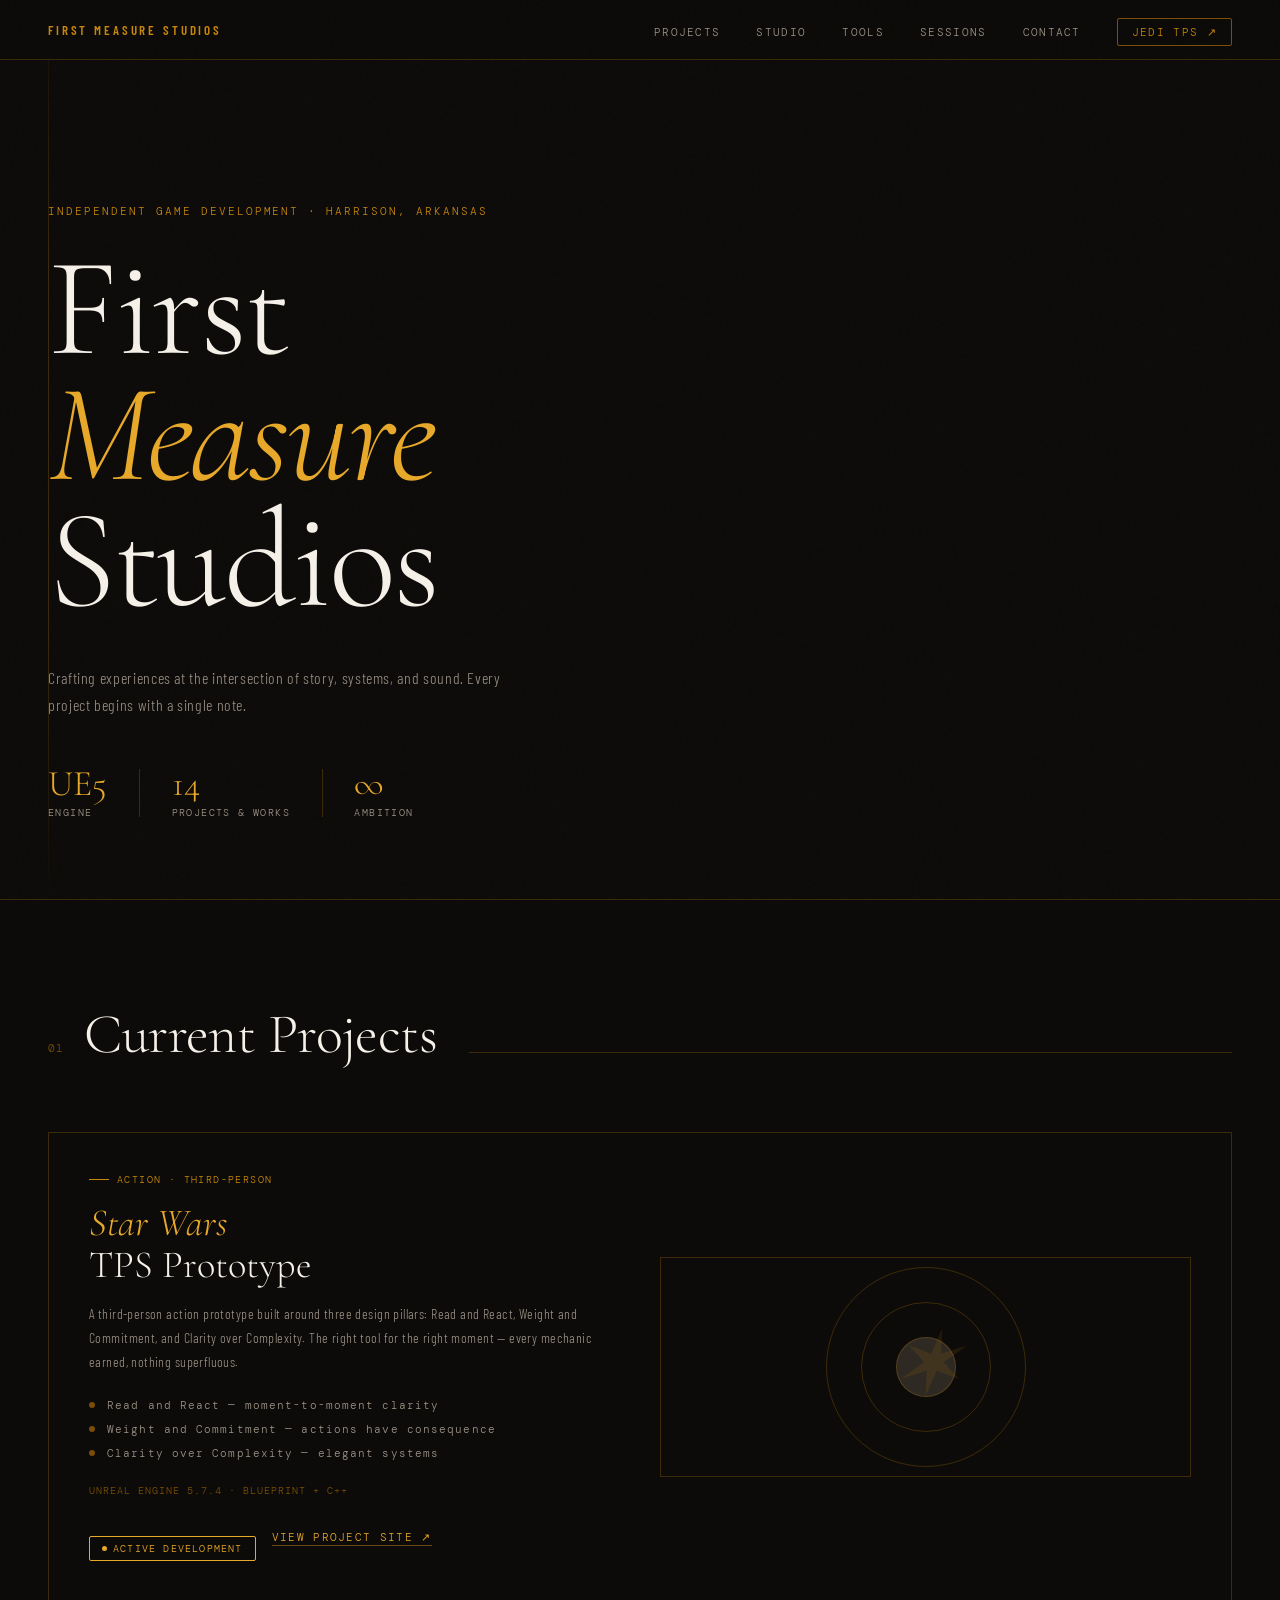
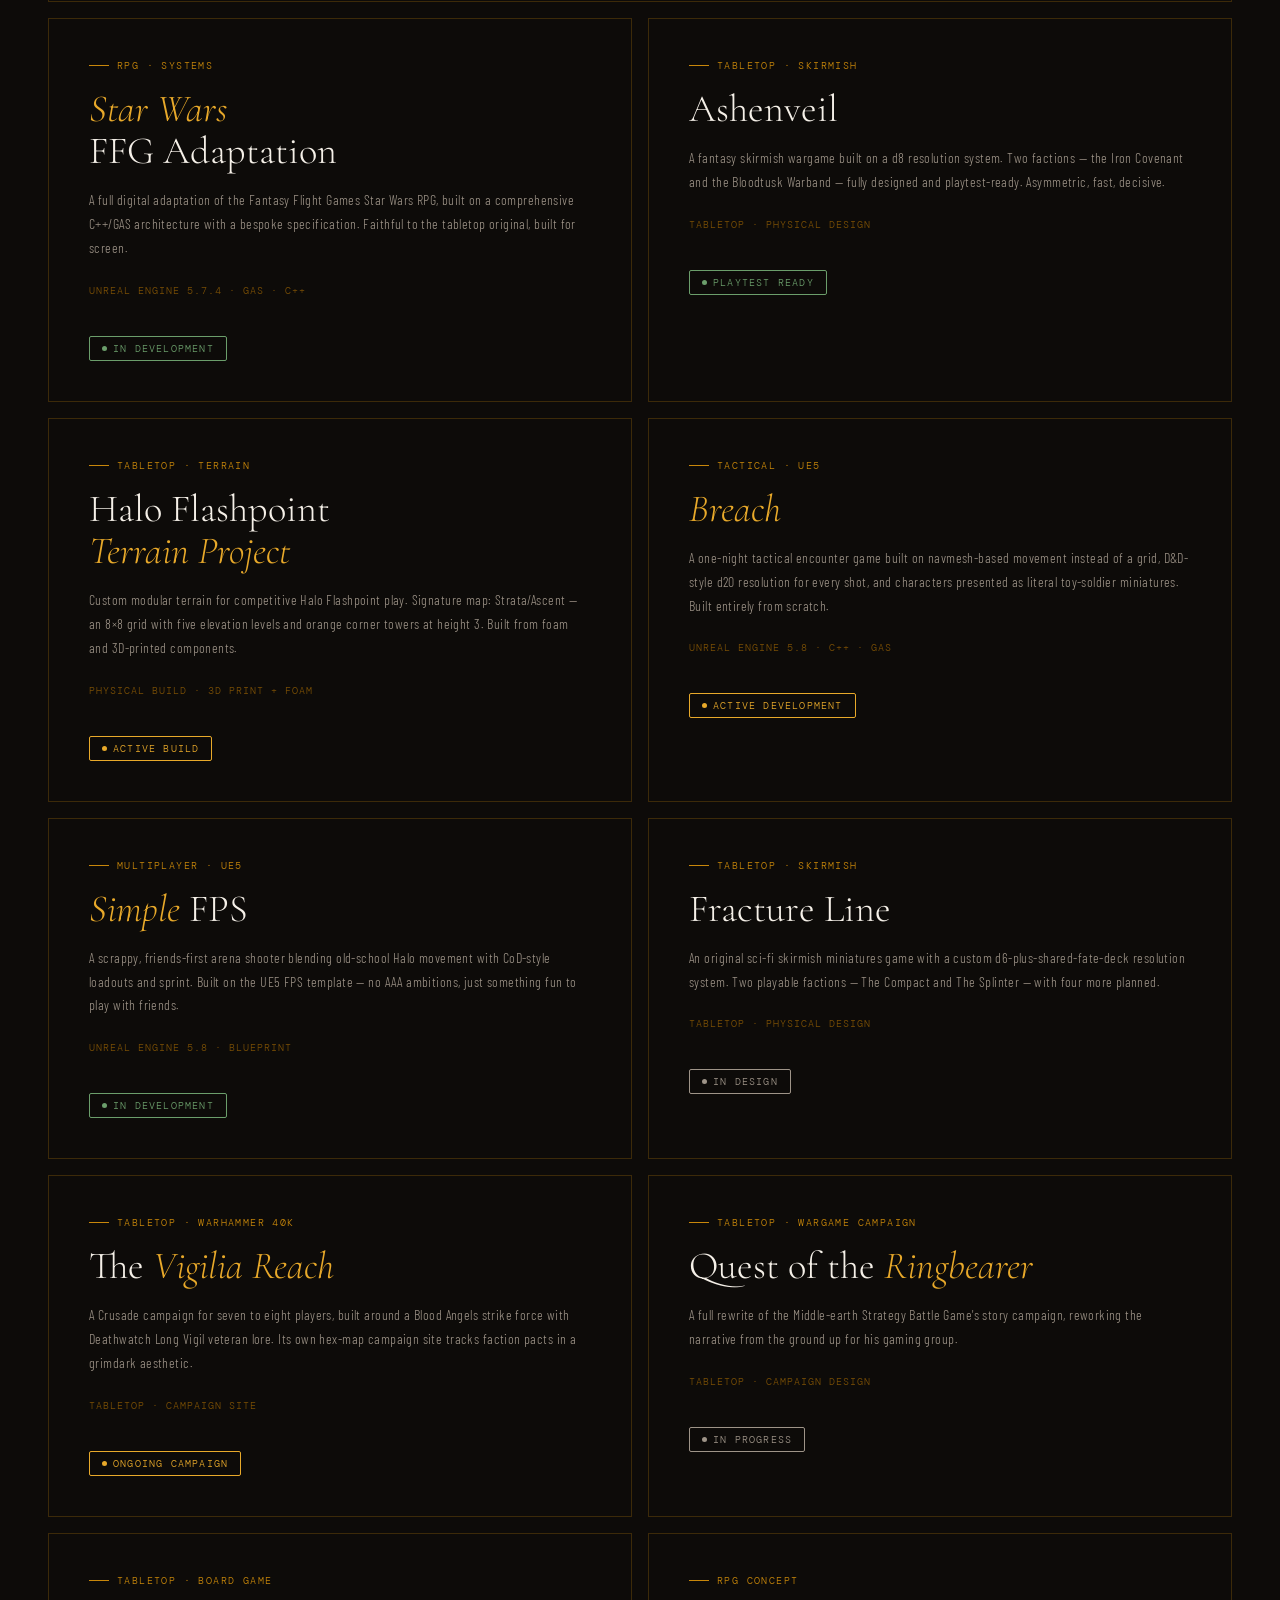
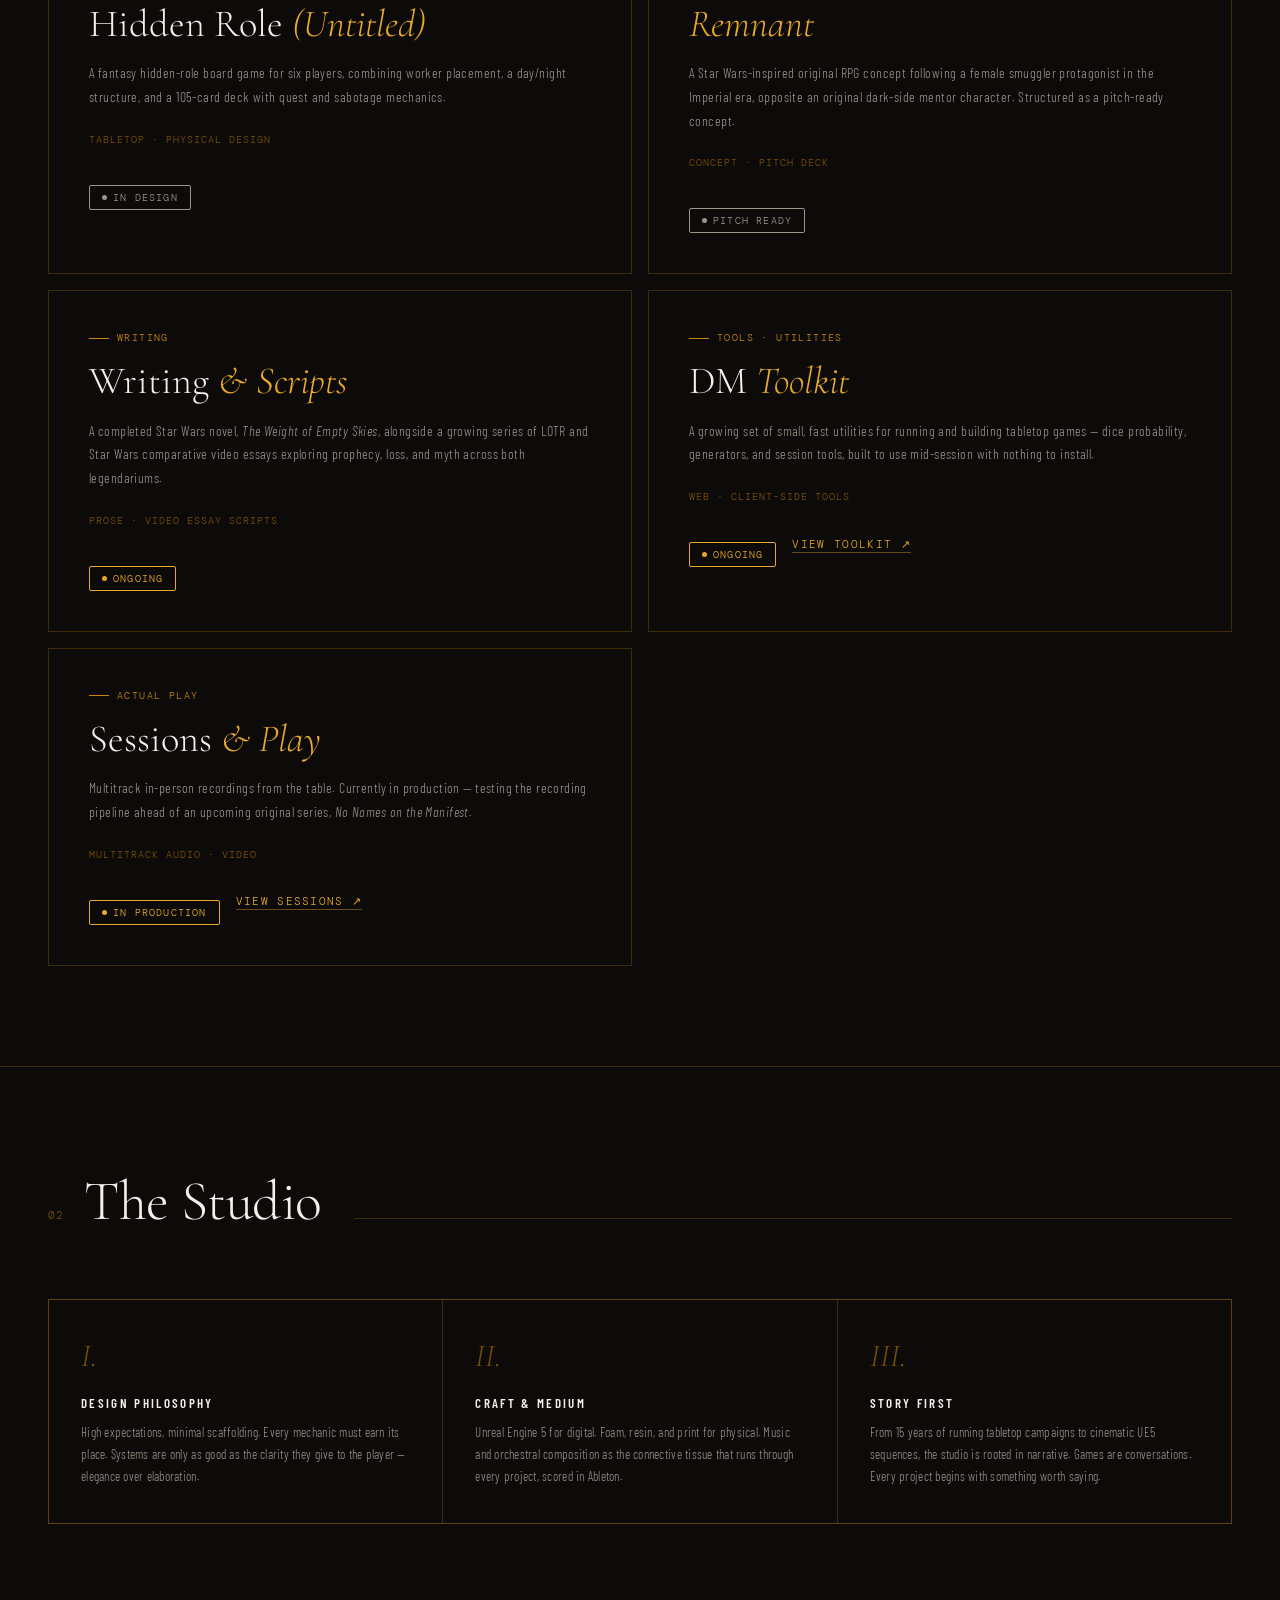
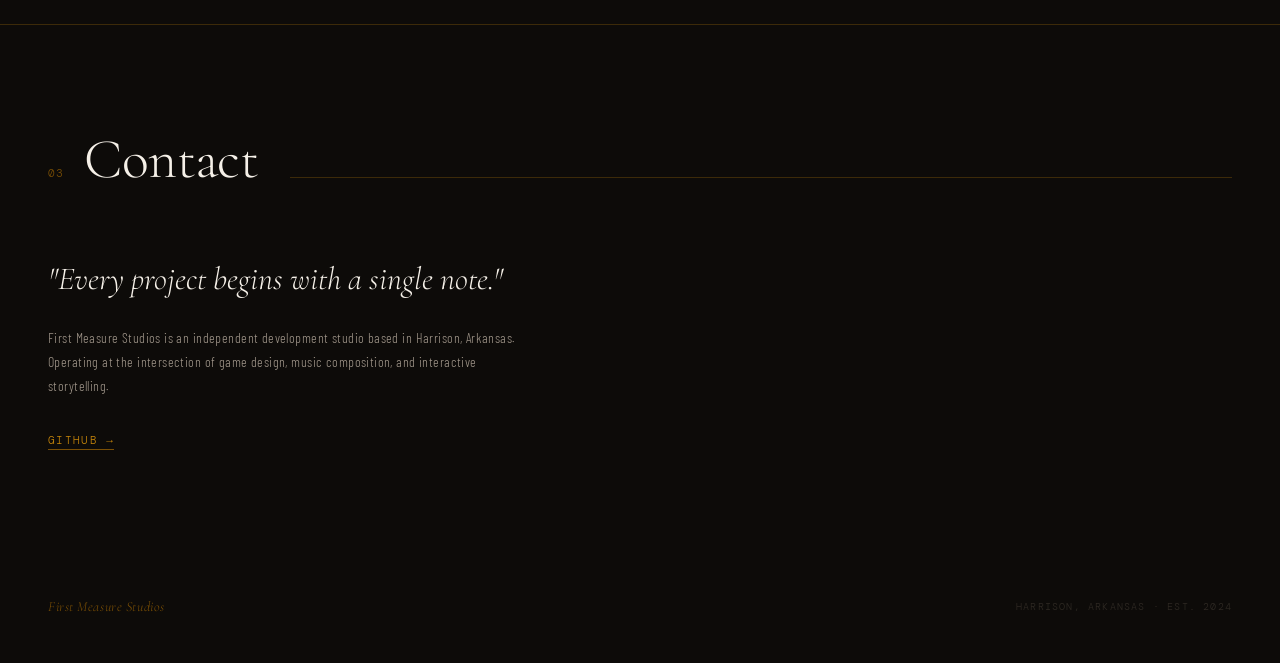
<file: index.html>
<!DOCTYPE html>
<html lang="en">
<head>
  <meta charset="UTF-8">
  <meta name="viewport" content="width=device-width, initial-scale=1.0">
  <meta name="description" content="First Measure Studios — Independent game development studio based in Harrison, Arkansas. Crafting experiences at the intersection of story, systems, and sound.">

  <link rel="icon" href="favicon.ico" sizes="any">
  <link rel="icon" type="image/png" sizes="16x16" href="assets/favicon-16x16.png">
  <link rel="icon" type="image/png" sizes="32x32" href="assets/favicon-32x32.png">
  <link rel="apple-touch-icon" href="assets/apple-touch-icon.png">
  <link rel="icon" type="image/png" sizes="192x192" href="assets/android-chrome-192x192.png">
  <link rel="manifest" href="site.webmanifest">
  <meta name="theme-color" content="#0d0b09">

  <meta property="og:type" content="website">
  <meta property="og:title" content="First Measure Studios">
  <meta property="og:description" content="Independent game development studio based in Harrison, Arkansas. Crafting experiences at the intersection of story, systems, and sound.">
  <meta property="og:image" content="https://firstmeasurestudio.store/assets/og-image.png">
  <meta property="og:url" content="https://firstmeasurestudio.store/">
  <meta name="twitter:card" content="summary_large_image">
  <meta name="twitter:title" content="First Measure Studios">
  <meta name="twitter:description" content="Independent game development studio based in Harrison, Arkansas.">
  <meta name="twitter:image" content="https://firstmeasurestudio.store/assets/og-image.png">
  <title>First Measure Studios</title>
  <link rel="preconnect" href="https://fonts.googleapis.com">
  <link rel="preconnect" href="https://fonts.gstatic.com" crossorigin>
  <link href="https://fonts.googleapis.com/css2?family=Cormorant+Garamond:ital,wght@0,300;0,400;0,600;1,300;1,400&family=DM+Mono:wght@300;400;500&family=Barlow+Condensed:wght@300;400;500;600;700&display=swap" rel="stylesheet">
  <style>
    *, *::before, *::after { box-sizing: border-box; margin: 0; padding: 0; }

    :root {
      --ink: #0d0b09;
      --paper: #f5f0e8;
      --amber: #c8870a;
      --amber-light: #e8a92a;
      --amber-dim: #7a4f05;
      --smoke: #1a1612;
      --ash: #2e2923;
      --mist: #9e9488;
      --rule: rgba(200,135,10,0.25);
      --serif: 'Cormorant Garamond', Georgia, serif;
      --mono: 'DM Mono', monospace;
      --cond: 'Barlow Condensed', sans-serif;
    }

    html { scroll-behavior: smooth; }

    body {
      background: var(--ink);
      color: var(--paper);
      font-family: var(--cond);
      font-weight: 300;
      min-height: 100vh;
      overflow-x: hidden;
    }

    /* GRAIN OVERLAY */
    body::before {
      content: '';
      position: fixed;
      inset: 0;
      background-image: url("data:image/svg+xml,%3Csvg viewBox='0 0 256 256' xmlns='http://www.w3.org/2000/svg'%3E%3Cfilter id='noise'%3E%3CfeTurbulence type='fractalNoise' baseFrequency='0.9' numOctaves='4' stitchTiles='stitch'/%3E%3C/filter%3E%3Crect width='100%25' height='100%25' filter='url(%23noise)' opacity='0.04'/%3E%3C/svg%3E");
      opacity: 0.4;
      pointer-events: none;
      z-index: 999;
    }

    /* ===================== NAV ===================== */
    nav {
      position: fixed;
      top: 0; left: 0; right: 0;
      z-index: 100;
      display: flex;
      align-items: center;
      justify-content: space-between;
      padding: 20px 48px;
      border-bottom: 0.5px solid var(--rule);
      background: rgba(13,11,9,0.88);
      backdrop-filter: blur(14px);
      -webkit-backdrop-filter: blur(14px);
    }

    .nav-wordmark {
      font-family: var(--cond);
      font-weight: 600;
      font-size: 13px;
      letter-spacing: 0.22em;
      text-transform: uppercase;
      color: var(--amber);
      text-decoration: none;
    }

    .nav-links {
      display: flex;
      gap: 36px;
      list-style: none;
    }

    .nav-links a {
      font-family: var(--mono);
      font-size: 11px;
      letter-spacing: 0.12em;
      color: var(--mist);
      text-decoration: none;
      text-transform: uppercase;
      transition: color 0.2s;
    }

    .nav-links a:hover { color: var(--amber-light); }

    .nav-links a.nav-cta {
      color: var(--amber);
      border: 0.5px solid var(--amber-dim);
      padding: 6px 14px;
      border-radius: 2px;
      transition: color 0.2s, border-color 0.2s, background 0.2s;
    }

    .nav-links a.nav-cta:hover {
      color: var(--ink);
      background: var(--amber);
      border-color: var(--amber);
    }

    /* ===================== HERO ===================== */
    .hero {
      min-height: 100vh;
      display: flex;
      flex-direction: column;
      justify-content: flex-end;
      padding: 0 48px 80px;
      position: relative;
      border-bottom: 0.5px solid var(--rule);
    }

    .hero-bg-line {
      position: absolute;
      left: 48px; top: 0; bottom: 0;
      width: 0.5px;
      background: linear-gradient(to bottom, transparent 0%, var(--rule) 30%, var(--rule) 70%, transparent 100%);
    }

    .hero-bg-line-r {
      position: absolute;
      right: 48px; top: 0; bottom: 0;
      width: 0.5px;
      background: linear-gradient(to bottom, transparent 0%, var(--rule) 30%, var(--rule) 70%, transparent 100%);
    }

    .hero-eyebrow {
      font-family: var(--mono);
      font-size: 11px;
      letter-spacing: 0.18em;
      color: var(--amber);
      text-transform: uppercase;
      margin-bottom: 28px;
      animation: fadeInUp 0.8s ease 0.2s both;
    }

    .hero-title {
      font-family: var(--serif);
      font-size: clamp(72px, 11vw, 140px);
      font-weight: 300;
      line-height: 0.9;
      letter-spacing: -0.02em;
      margin-bottom: 40px;
      animation: fadeInUp 0.8s ease 0.4s both;
    }

    .hero-title em {
      font-style: italic;
      color: var(--amber-light);
    }

    .hero-sub {
      max-width: 480px;
      font-size: 16px;
      font-weight: 300;
      letter-spacing: 0.04em;
      color: var(--mist);
      line-height: 1.7;
      margin-bottom: 48px;
      animation: fadeInUp 0.8s ease 0.6s both;
    }

    .hero-meta {
      display: flex;
      align-items: center;
      gap: 32px;
      animation: fadeInUp 0.8s ease 0.8s both;
    }

    .hero-stat {
      display: flex;
      flex-direction: column;
      gap: 4px;
    }

    .stat-num {
      font-family: var(--serif);
      font-size: 36px;
      font-weight: 300;
      color: var(--amber-light);
      line-height: 1;
    }

    .stat-label {
      font-family: var(--mono);
      font-size: 10px;
      letter-spacing: 0.14em;
      color: var(--mist);
      text-transform: uppercase;
    }

    .stat-divider {
      width: 0.5px;
      height: 48px;
      background: var(--rule);
    }

    /* ===================== SECTIONS ===================== */
    section {
      padding: 100px 48px;
      border-bottom: 0.5px solid var(--rule);
    }

    .section-header {
      display: flex;
      align-items: baseline;
      gap: 20px;
      margin-bottom: 64px;
    }

    .section-num {
      font-family: var(--mono);
      font-size: 11px;
      color: var(--amber-dim);
      letter-spacing: 0.1em;
    }

    .section-title {
      font-family: var(--serif);
      font-size: clamp(32px, 5vw, 56px);
      font-weight: 300;
      letter-spacing: -0.01em;
    }

    .section-rule {
      flex: 1;
      height: 0.5px;
      background: var(--rule);
      margin-left: 12px;
    }

    /* ===================== PROJECTS ===================== */
    .projects-grid {
      display: grid;
      grid-template-columns: 1fr 1fr;
      gap: 16px;
      background: transparent;
    }

    .project-card {
      background: var(--ink);
      border: 0.5px solid var(--rule);
      padding: 40px;
      position: relative;
      overflow: hidden;
      transition: background 0.3s, border-color 0.3s;
    }

    .project-card:hover { background: var(--ash); border-color: var(--amber-dim); }

    .project-card.featured {
      grid-column: span 2;
      display: grid;
      grid-template-columns: 1fr 1fr;
      gap: 40px;
      align-items: center;
    }

    .project-tag {
      font-family: var(--mono);
      font-size: 10px;
      letter-spacing: 0.14em;
      color: var(--amber);
      text-transform: uppercase;
      margin-bottom: 16px;
      display: flex;
      align-items: center;
      gap: 8px;
    }

    .project-tag::before {
      content: '';
      width: 20px;
      height: 0.5px;
      background: var(--amber);
      display: inline-block;
    }

    .project-name {
      font-family: var(--serif);
      font-size: clamp(24px, 3vw, 40px);
      font-weight: 300;
      line-height: 1.1;
      margin-bottom: 16px;
    }

    .project-name em {
      font-style: italic;
      color: var(--amber-light);
    }

    .project-desc {
      font-size: 14px;
      font-weight: 300;
      color: var(--mist);
      line-height: 1.7;
      letter-spacing: 0.03em;
      margin-bottom: 24px;
    }

    .project-pillars {
      display: flex;
      flex-direction: column;
      gap: 10px;
      margin-bottom: 24px;
    }

    .pillar {
      display: flex;
      align-items: center;
      gap: 12px;
      font-family: var(--mono);
      font-size: 11px;
      letter-spacing: 0.1em;
      color: var(--mist);
    }

    .pillar-dot {
      width: 6px;
      height: 6px;
      border-radius: 50%;
      background: var(--amber-dim);
      flex-shrink: 0;
    }

    .project-engine-badge {
      font-family: var(--mono);
      font-size: 10px;
      color: var(--amber-dim);
      letter-spacing: 0.1em;
      margin-top: 16px;
      display: block;
      text-transform: uppercase;
    }

    .project-site-link {
      font-family: var(--mono);
      font-size: 11px;
      letter-spacing: 0.12em;
      color: var(--amber-light);
      text-decoration: none;
      text-transform: uppercase;
      border-bottom: 0.5px solid rgba(232,169,42,0.4);
      padding-bottom: 1px;
      transition: color 0.2s, border-color 0.2s;
    }

    .project-site-link:hover {
      color: var(--paper);
      border-color: var(--paper);
    }

    .project-status {
      display: inline-flex;
      align-items: center;
      gap: 6px;
      font-family: var(--mono);
      font-size: 10px;
      letter-spacing: 0.12em;
      text-transform: uppercase;
      padding: 5px 12px;
      border: 0.5px solid currentColor;
      border-radius: 2px;
      margin-top: 20px;
    }

    .status-active { color: var(--amber-light); }
    .status-dev { color: #6b9e6b; }
    .status-concept { color: var(--mist); }

    .status-dot {
      width: 5px;
      height: 5px;
      border-radius: 50%;
      background: currentColor;
      animation: pulse 2s ease-in-out infinite;
    }

    /* GLYPH */
    .project-glyph {
      display: flex;
      align-items: center;
      justify-content: center;
      height: 220px;
      border: 0.5px solid var(--rule);
      position: relative;
      overflow: hidden;
    }

    .glyph-circle {
      position: absolute;
      border-radius: 50%;
      border: 0.5px solid var(--rule);
    }

    .glyph-star {
      position: absolute;
      font-family: var(--serif);
      font-size: 90px;
      font-weight: 300;
      font-style: italic;
      color: rgba(200,135,10,0.12);
      line-height: 1;
      user-select: none;
    }

    /* ===================== STUDIO ===================== */
    .studio-grid {
      display: grid;
      grid-template-columns: 1fr 1fr 1fr;
      gap: 1px;
      background: var(--rule);
      border: 0.5px solid var(--rule);
    }

    .studio-cell {
      background: var(--ink);
      padding: 36px 32px;
      transition: background 0.3s;
    }

    .studio-cell:hover { background: var(--ash); }

    .cell-icon {
      font-family: var(--serif);
      font-size: 32px;
      font-style: italic;
      color: var(--amber-dim);
      margin-bottom: 20px;
      display: block;
    }

    .cell-title {
      font-family: var(--cond);
      font-size: 13px;
      font-weight: 600;
      letter-spacing: 0.18em;
      text-transform: uppercase;
      margin-bottom: 10px;
      color: var(--paper);
    }

    .cell-body {
      font-size: 13px;
      font-weight: 300;
      color: var(--mist);
      line-height: 1.7;
      letter-spacing: 0.02em;
    }

    /* ===================== CONTACT ===================== */
    .contact-quote {
      font-family: var(--serif);
      font-size: clamp(22px, 3vw, 32px);
      font-weight: 300;
      font-style: italic;
      color: var(--paper);
      line-height: 1.4;
      margin-bottom: 24px;
      max-width: 540px;
    }

    .contact-body {
      font-size: 14px;
      font-weight: 300;
      color: var(--mist);
      line-height: 1.7;
      letter-spacing: 0.03em;
      max-width: 480px;
      margin-bottom: 36px;
    }

    .contact-links {
      display: flex;
      gap: 20px;
      flex-wrap: wrap;
      align-items: center;
    }

    .contact-link {
      font-family: var(--mono);
      font-size: 11px;
      letter-spacing: 0.12em;
      color: var(--amber);
      text-transform: uppercase;
      text-decoration: none;
      border-bottom: 0.5px solid var(--amber-dim);
      padding-bottom: 2px;
      transition: color 0.2s, border-color 0.2s;
    }

    .contact-link:hover {
      color: var(--amber-light);
      border-color: var(--amber-light);
    }

    /* ===================== FOOTER ===================== */
    footer {
      padding: 48px;
      display: flex;
      align-items: center;
      justify-content: space-between;
      flex-wrap: wrap;
      gap: 16px;
    }

    .footer-word {
      font-family: var(--serif);
      font-size: 14px;
      font-style: italic;
      color: var(--amber-dim);
      letter-spacing: 0.04em;
    }

    .footer-meta {
      font-family: var(--mono);
      font-size: 10px;
      letter-spacing: 0.12em;
      color: var(--ash);
      text-transform: uppercase;
    }

    /* ===================== ANIMATIONS ===================== */
    @keyframes fadeInUp {
      from { opacity: 0; transform: translateY(32px); }
      to   { opacity: 1; transform: translateY(0); }
    }

    @keyframes pulse {
      0%, 100% { opacity: 1; }
      50%       { opacity: 0.3; }
    }

    .fade-up {
      opacity: 0;
      transform: translateY(24px);
      transition: opacity 0.7s ease, transform 0.7s ease;
    }

    .fade-up.visible {
      opacity: 1;
      transform: translateY(0);
    }

    .delay-1 { transition-delay: 0.12s; }
    .delay-2 { transition-delay: 0.24s; }
    .delay-3 { transition-delay: 0.36s; }

    /* ===================== RESPONSIVE ===================== */
    @media (max-width: 768px) {
      nav { padding: 16px 24px; flex-wrap: wrap; row-gap: 10px; }
      .nav-wordmark { white-space: nowrap; }
      .nav-links { gap: 16px; flex-wrap: wrap; }
      .nav-links a.nav-cta { display: none; }

      .hero { padding: 0 24px 64px; }
      .hero-bg-line, .hero-bg-line-r { display: none; }

      section { padding: 72px 24px; }

      .projects-grid {
        grid-template-columns: 1fr;
      }

      .project-card.featured {
        grid-column: span 1;
        grid-template-columns: 1fr;
      }

      .studio-grid {
        grid-template-columns: 1fr;
      }

      footer { padding: 36px 24px; }
    }
  </style>
</head>
<body>

  <!-- NAV -->
  <nav>
    <a href="#" class="nav-wordmark">First Measure Studios</a>
    <ul class="nav-links">
      <li><a href="#projects">Projects</a></li>
      <li><a href="#studio">Studio</a></li>
      <li><a href="tools/index.html">Tools</a></li>
      <li><a href="show.html">Sessions</a></li>
      <li><a href="#contact">Contact</a></li>
      <li><a href="https://nicholasbrownworship.github.io/JediTPS/" target="_blank" rel="noopener" class="nav-cta">Jedi TPS &nearr;</a></li>
    </ul>
  </nav>

  <!-- HERO -->
  <div class="hero">
    <div class="hero-bg-line"></div>
    <div class="hero-bg-line-r"></div>
    <p class="hero-eyebrow">Independent Game Development &middot; Harrison, Arkansas</p>
    <h1 class="hero-title">First<br><em>Measure</em><br>Studios</h1>
    <p class="hero-sub">Crafting experiences at the intersection of story, systems, and sound. Every project begins with a single note.</p>
    <div class="hero-meta">
      <div class="hero-stat">
        <span class="stat-num">UE5</span>
        <span class="stat-label">Engine</span>
      </div>
      <div class="stat-divider"></div>
      <div class="hero-stat">
        <span class="stat-num">14</span>
        <span class="stat-label">Projects &amp; Works</span>
      </div>
      <div class="stat-divider"></div>
      <div class="hero-stat">
        <span class="stat-num">&infin;</span>
        <span class="stat-label">Ambition</span>
      </div>
    </div>
  </div>

  <!-- PROJECTS -->
  <section id="projects">
    <div class="section-header">
      <span class="section-num">01</span>
      <h2 class="section-title">Current Projects</h2>
      <div class="section-rule"></div>
    </div>

    <div class="projects-grid">

      <!-- FEATURED: Star Wars TPS -->
      <div class="project-card featured fade-up">
        <div>
          <p class="project-tag">Action &middot; Third-Person</p>
          <h3 class="project-name"><em>Star Wars</em><br>TPS Prototype</h3>
          <p class="project-desc">A third-person action prototype built around three design pillars: Read and React, Weight and Commitment, and Clarity over Complexity. The right tool for the right moment — every mechanic earned, nothing superfluous.</p>
          <div class="project-pillars">
            <div class="pillar"><span class="pillar-dot"></span>Read and React &mdash; moment-to-moment clarity</div>
            <div class="pillar"><span class="pillar-dot"></span>Weight and Commitment &mdash; actions have consequence</div>
            <div class="pillar"><span class="pillar-dot"></span>Clarity over Complexity &mdash; elegant systems</div>
          </div>
          <span class="project-engine-badge">Unreal Engine 5.7.4 &middot; Blueprint + C++</span>
          <br>
          <div style="display:flex;align-items:center;gap:16px;flex-wrap:wrap;">
            <span class="project-status status-active">
              <span class="status-dot"></span>
              Active Development
            </span>
            <a href="https://nicholasbrownworship.github.io/JediTPS/" target="_blank" rel="noopener" class="project-site-link">View Project Site &nearr;</a>
          </div>
        </div>
        <div class="project-glyph">
          <div class="glyph-circle" style="width:200px;height:200px;"></div>
          <div class="glyph-circle" style="width:130px;height:130px;"></div>
          <div class="glyph-circle" style="width:60px;height:60px;background:var(--ash);"></div>
          <span class="glyph-star">&#x2736;</span>
        </div>
      </div>

      <!-- FFG RPG -->
      <div class="project-card fade-up delay-1">
        <p class="project-tag">RPG &middot; Systems</p>
        <h3 class="project-name"><em>Star Wars</em><br>FFG Adaptation</h3>
        <p class="project-desc">A full digital adaptation of the Fantasy Flight Games Star Wars RPG, built on a comprehensive C++/GAS architecture with a bespoke specification. Faithful to the tabletop original, built for screen.</p>
        <span class="project-engine-badge">Unreal Engine 5.7.4 &middot; GAS &middot; C++</span>
        <br>
        <span class="project-status status-dev">
          <span class="status-dot"></span>
          In Development
        </span>
      </div>

      <!-- Ashenveil -->
      <div class="project-card fade-up delay-2">
        <p class="project-tag">Tabletop &middot; Skirmish</p>
        <h3 class="project-name">Ashenveil</h3>
        <p class="project-desc">A fantasy skirmish wargame built on a d8 resolution system. Two factions &mdash; the Iron Covenant and the Bloodtusk Warband &mdash; fully designed and playtest-ready. Asymmetric, fast, decisive.</p>
        <span class="project-engine-badge">Tabletop &middot; Physical Design</span>
        <br>
        <span class="project-status status-dev">
          <span class="status-dot"></span>
          Playtest Ready
        </span>
      </div>

      <!-- Halo Flashpoint Terrain -->
      <div class="project-card fade-up delay-1">
        <p class="project-tag">Tabletop &middot; Terrain</p>
        <h3 class="project-name">Halo Flashpoint<br><em>Terrain Project</em></h3>
        <p class="project-desc">Custom modular terrain for competitive Halo Flashpoint play. Signature map: Strata/Ascent &mdash; an 8&times;8 grid with five elevation levels and orange corner towers at height 3. Built from foam and 3D-printed components.</p>
        <span class="project-engine-badge">Physical Build &middot; 3D Print + Foam</span>
        <br>
        <span class="project-status status-active">
          <span class="status-dot"></span>
          Active Build
        </span>
      </div>

      <!-- Breach -->
      <div class="project-card fade-up delay-2">
        <p class="project-tag">Tactical &middot; UE5</p>
        <h3 class="project-name"><em>Breach</em></h3>
        <p class="project-desc">A one-night tactical encounter game built on navmesh-based movement instead of a grid, D&amp;D-style d20 resolution for every shot, and characters presented as literal toy-soldier miniatures. Built entirely from scratch.</p>
        <span class="project-engine-badge">Unreal Engine 5.8 &middot; C++ &middot; GAS</span>
        <br>
        <span class="project-status status-active">
          <span class="status-dot"></span>
          Active Development
        </span>
      </div>

      <!-- Simple FPS -->
      <div class="project-card fade-up delay-1">
        <p class="project-tag">Multiplayer &middot; UE5</p>
        <h3 class="project-name"><em>Simple</em> FPS</h3>
        <p class="project-desc">A scrappy, friends-first arena shooter blending old-school Halo movement with CoD-style loadouts and sprint. Built on the UE5 FPS template &mdash; no AAA ambitions, just something fun to play with friends.</p>
        <span class="project-engine-badge">Unreal Engine 5.8 &middot; Blueprint</span>
        <br>
        <span class="project-status status-dev">
          <span class="status-dot"></span>
          In Development
        </span>
      </div>

      <!-- Fracture Line -->
      <div class="project-card fade-up delay-2">
        <p class="project-tag">Tabletop &middot; Skirmish</p>
        <h3 class="project-name">Fracture Line</h3>
        <p class="project-desc">An original sci-fi skirmish miniatures game with a custom d6-plus-shared-fate-deck resolution system. Two playable factions &mdash; The Compact and The Splinter &mdash; with four more planned.</p>
        <span class="project-engine-badge">Tabletop &middot; Physical Design</span>
        <br>
        <span class="project-status status-concept">
          <span class="status-dot"></span>
          In Design
        </span>
      </div>

      <!-- Vigilia Reach -->
      <div class="project-card fade-up">
        <p class="project-tag">Tabletop &middot; Warhammer 40K</p>
        <h3 class="project-name">The <em>Vigilia Reach</em></h3>
        <p class="project-desc">A Crusade campaign for seven to eight players, built around a Blood Angels strike force with Deathwatch Long Vigil veteran lore. Its own hex-map campaign site tracks faction pacts in a grimdark aesthetic.</p>
        <span class="project-engine-badge">Tabletop &middot; Campaign Site</span>
        <br>
        <span class="project-status status-active">
          <span class="status-dot"></span>
          Ongoing Campaign
        </span>
      </div>

      <!-- MESBG Campaign -->
      <div class="project-card fade-up delay-1">
        <p class="project-tag">Tabletop &middot; Wargame Campaign</p>
        <h3 class="project-name">Quest of the <em>Ringbearer</em></h3>
        <p class="project-desc">A full rewrite of the Middle-earth Strategy Battle Game's story campaign, reworking the narrative from the ground up for his gaming group.</p>
        <span class="project-engine-badge">Tabletop &middot; Campaign Design</span>
        <br>
        <span class="project-status status-concept">
          <span class="status-dot"></span>
          In Progress
        </span>
      </div>

      <!-- Hidden-Role Board Game -->
      <div class="project-card fade-up delay-2">
        <p class="project-tag">Tabletop &middot; Board Game</p>
        <h3 class="project-name">Hidden Role <em>(Untitled)</em></h3>
        <p class="project-desc">A fantasy hidden-role board game for six players, combining worker placement, a day/night structure, and a 105-card deck with quest and sabotage mechanics.</p>
        <span class="project-engine-badge">Tabletop &middot; Physical Design</span>
        <br>
        <span class="project-status status-concept">
          <span class="status-dot"></span>
          In Design
        </span>
      </div>

      <!-- Remnant -->
      <div class="project-card fade-up">
        <p class="project-tag">RPG Concept</p>
        <h3 class="project-name"><em>Remnant</em></h3>
        <p class="project-desc">A Star Wars-inspired original RPG concept following a female smuggler protagonist in the Imperial era, opposite an original dark-side mentor character. Structured as a pitch-ready concept.</p>
        <span class="project-engine-badge">Concept &middot; Pitch Deck</span>
        <br>
        <span class="project-status status-concept">
          <span class="status-dot"></span>
          Pitch Ready
        </span>
      </div>

      <!-- Writing -->
      <div class="project-card fade-up delay-1">
        <p class="project-tag">Writing</p>
        <h3 class="project-name">Writing <em>&amp; Scripts</em></h3>
        <p class="project-desc">A completed Star Wars novel, <em>The Weight of Empty Skies</em>, alongside a growing series of LOTR and Star Wars comparative video essays exploring prophecy, loss, and myth across both legendariums.</p>
        <span class="project-engine-badge">Prose &middot; Video Essay Scripts</span>
        <br>
        <span class="project-status status-active">
          <span class="status-dot"></span>
          Ongoing
        </span>
      </div>

      <!-- DM Toolkit -->
      <div class="project-card fade-up delay-2">
        <p class="project-tag">Tools &middot; Utilities</p>
        <h3 class="project-name">DM <em>Toolkit</em></h3>
        <p class="project-desc">A growing set of small, fast utilities for running and building tabletop games &mdash; dice probability, generators, and session tools, built to use mid-session with nothing to install.</p>
        <span class="project-engine-badge">Web &middot; Client-Side Tools</span>
        <br>
        <div style="display:flex;align-items:center;gap:16px;flex-wrap:wrap;">
          <span class="project-status status-active">
            <span class="status-dot"></span>
            Ongoing
          </span>
          <a href="tools/index.html" class="project-site-link">View Toolkit &nearr;</a>
        </div>
      </div>

      <!-- Sessions / Actual Play -->
      <div class="project-card fade-up">
        <p class="project-tag">Actual Play</p>
        <h3 class="project-name">Sessions <em>&amp; Play</em></h3>
        <p class="project-desc">Multitrack in-person recordings from the table. Currently in production &mdash; testing the recording pipeline ahead of an upcoming original series, <em>No Names on the Manifest</em>.</p>
        <span class="project-engine-badge">Multitrack Audio &middot; Video</span>
        <br>
        <div style="display:flex;align-items:center;gap:16px;flex-wrap:wrap;">
          <span class="project-status status-active">
            <span class="status-dot"></span>
            In Production
          </span>
          <a href="show.html" class="project-site-link">View Sessions &nearr;</a>
        </div>
      </div>

    </div>
  </section>

  <!-- STUDIO -->
  <section id="studio">
    <div class="section-header">
      <span class="section-num">02</span>
      <h2 class="section-title">The Studio</h2>
      <div class="section-rule"></div>
    </div>

    <div class="studio-grid">
      <div class="studio-cell fade-up">
        <span class="cell-icon">I.</span>
        <p class="cell-title">Design Philosophy</p>
        <p class="cell-body">High expectations, minimal scaffolding. Every mechanic must earn its place. Systems are only as good as the clarity they give to the player &mdash; elegance over elaboration.</p>
      </div>
      <div class="studio-cell fade-up delay-1">
        <span class="cell-icon">II.</span>
        <p class="cell-title">Craft &amp; Medium</p>
        <p class="cell-body">Unreal Engine 5 for digital. Foam, resin, and print for physical. Music and orchestral composition as the connective tissue that runs through every project, scored in Ableton.</p>
      </div>
      <div class="studio-cell fade-up delay-2">
        <span class="cell-icon">III.</span>
        <p class="cell-title">Story First</p>
        <p class="cell-body">From 15 years of running tabletop campaigns to cinematic UE5 sequences, the studio is rooted in narrative. Games are conversations. Every project begins with something worth saying.</p>
      </div>
    </div>
  </section>

  <!-- CONTACT -->
  <section id="contact" style="border-bottom: none;">
    <div class="section-header">
      <span class="section-num">03</span>
      <h2 class="section-title">Contact</h2>
      <div class="section-rule"></div>
    </div>
    <p class="contact-quote">"Every project begins with a single note."</p>
    <p class="contact-body">
      First Measure Studios is an independent development studio based in Harrison, Arkansas. Operating at the intersection of game design, music composition, and interactive storytelling.
    </p>
    <div class="contact-links">
      <a class="contact-link" href="https://github.com/nicholasbrownworship" target="_blank" rel="noopener">GitHub &rarr;</a>
    </div>
  </section>

  <!-- FOOTER -->
  <footer>
    <span class="footer-word">First Measure Studios</span>
    <span class="footer-meta">Harrison, Arkansas &middot; Est. 2024</span>
  </footer>

  <script>
    const observer = new IntersectionObserver((entries) => {
      entries.forEach(e => {
        if (e.isIntersecting) { e.target.classList.add('visible'); }
      });
    }, { threshold: 0.1 });

    document.querySelectorAll('.fade-up').forEach(el => observer.observe(el));
  </script>

</body>
</html>
</file>
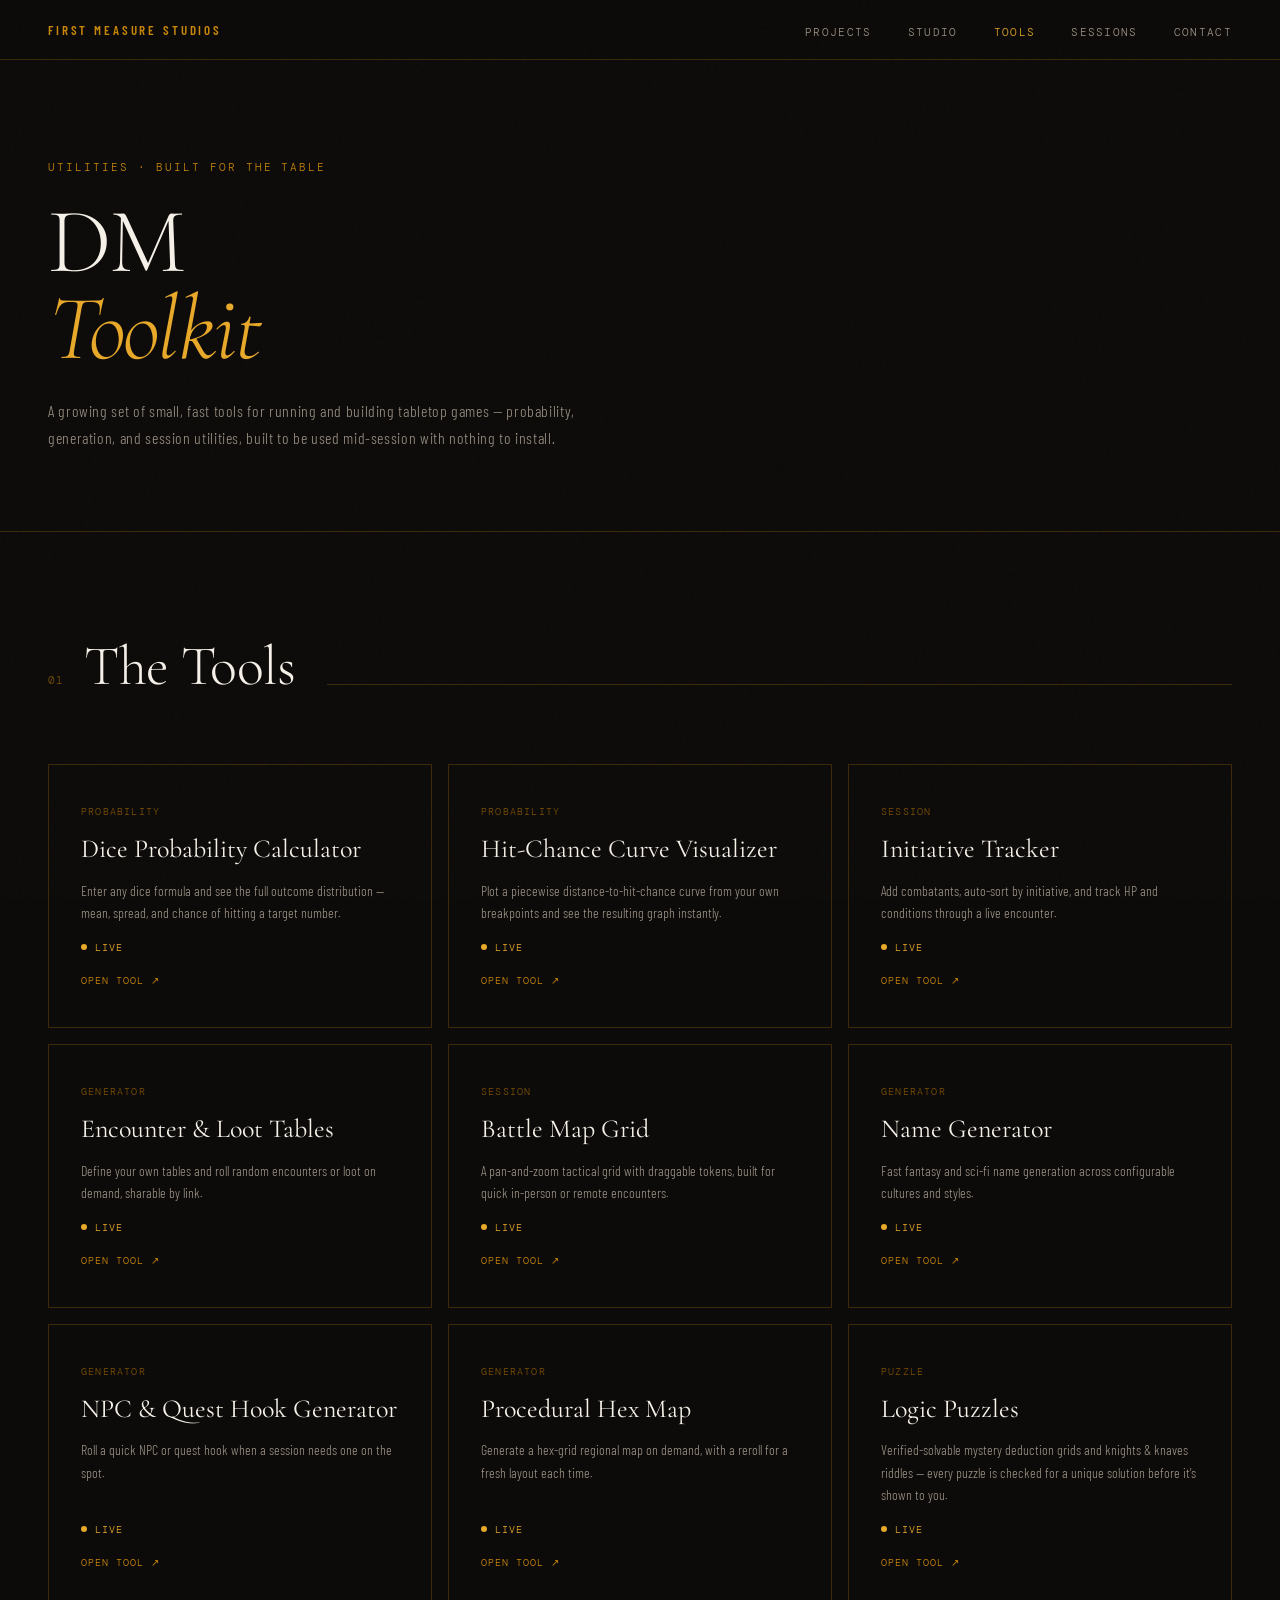
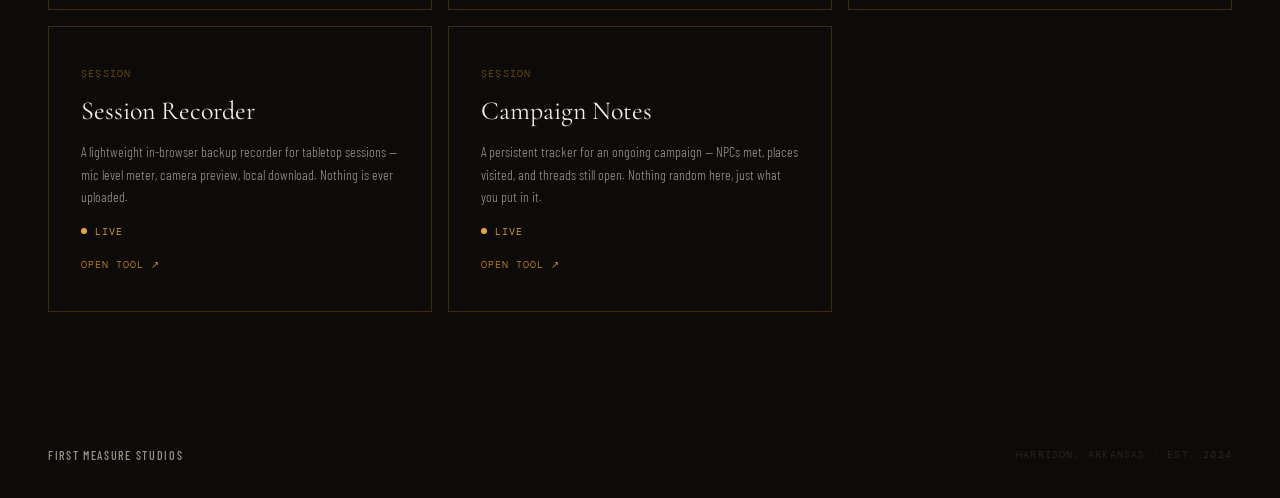
<file: tools/index.html>
<!DOCTYPE html>
<html lang="en">
<head>
  <meta charset="UTF-8">
  <meta name="viewport" content="width=device-width, initial-scale=1.0">
  <meta name="description" content="DM Toolkit — a set of small, fast utilities for running and building tabletop games, from First Measure Studios.">
  <link rel="icon" href="../favicon.ico" sizes="any">
  <link rel="icon" type="image/png" sizes="16x16" href="../assets/favicon-16x16.png">
  <link rel="icon" type="image/png" sizes="32x32" href="../assets/favicon-32x32.png">
  <link rel="apple-touch-icon" href="../assets/apple-touch-icon.png">
  <link rel="manifest" href="../site.webmanifest">
  <meta name="theme-color" content="#0d0b09">

  <meta property="og:type" content="website">
  <meta property="og:title" content="Tools — First Measure Studios">
  <meta property="og:description" content="DM Toolkit — a set of small, fast utilities for running and building tabletop games, from First Measure Studios.">
  <meta property="og:image" content="https://firstmeasurestudio.store/assets/og-image.png">
  <meta property="og:url" content="https://firstmeasurestudio.store/tools/index.html">
  <meta name="twitter:card" content="summary_large_image">
  <meta name="twitter:title" content="Tools — First Measure Studios">
  <meta name="twitter:description" content="DM Toolkit — a set of small, fast utilities for running and building tabletop games, from First Measure Studios.">
  <meta name="twitter:image" content="https://firstmeasurestudio.store/assets/og-image.png">

  <title>Tools — First Measure Studios</title>
  <link rel="preconnect" href="https://fonts.googleapis.com">
  <link rel="preconnect" href="https://fonts.gstatic.com" crossorigin>
  <link href="https://fonts.googleapis.com/css2?family=Cormorant+Garamond:ital,wght@0,300;0,400;0,600;1,300;1,400&family=DM+Mono:wght@300;400;500&family=Barlow+Condensed:wght@300;400;500;600;700&display=swap" rel="stylesheet">
  <link rel="stylesheet" href="shared.css">
  <style>
    .tools-grid {
      display: grid;
      grid-template-columns: repeat(3, 1fr);
      gap: 16px;
      background: transparent;
    }

    .tool-card {
      background: var(--ink);
      border: 0.5px solid var(--rule);
      padding: 40px 32px;
      display: flex;
      flex-direction: column;
      gap: 16px;
      text-decoration: none;
      color: inherit;
      transition: background 0.25s ease, border-color 0.25s ease;
      position: relative;
    }

    .tool-card.is-live:hover { background: var(--smoke); border-color: var(--amber-dim); }
    .tool-card.is-live { cursor: pointer; }
    .tool-card.is-soon { cursor: default; }

    .tool-tag {
      font-family: var(--mono);
      font-size: 10px;
      letter-spacing: 0.12em;
      text-transform: uppercase;
      color: var(--amber-dim);
    }

    .tool-name {
      font-family: var(--serif);
      font-size: 26px;
      font-weight: 400;
      line-height: 1.15;
    }

    .tool-card.is-soon .tool-name { color: var(--mist); }

    .tool-desc {
      font-size: 14px;
      line-height: 1.6;
      color: var(--mist);
      flex: 1;
    }

    .tool-go {
      font-family: var(--mono);
      font-size: 10px;
      letter-spacing: 0.1em;
      text-transform: uppercase;
      color: var(--amber);
      margin-top: 4px;
    }

    .tool-card.is-live:hover .tool-go { color: var(--amber-light); }

    @media (max-width: 1100px) {
      .tools-grid { grid-template-columns: repeat(2, 1fr); }
    }
    @media (max-width: 560px) {
      .tools-grid { grid-template-columns: 1fr; }
    }
  </style>
</head>
<body>

  <!-- NAV -->
  <nav>
    <a href="../index.html" class="nav-wordmark">First Measure Studios</a>
    <ul class="nav-links">
      <li><a href="../index.html#projects">Projects</a></li>
      <li><a href="../index.html#studio">Studio</a></li>
      <li><a href="index.html" class="nav-active">Tools</a></li>
      <li><a href="../show.html">Sessions</a></li>
      <li><a href="../index.html#contact">Contact</a></li>
    </ul>
  </nav>

  <!-- PAGE HEADER -->
  <div class="page-header">
    <p class="page-eyebrow">Utilities &middot; Built for the Table</p>
    <h1 class="page-title">DM<br><em>Toolkit</em></h1>
    <p class="page-sub">A growing set of small, fast tools for running and building tabletop games &mdash; probability, generation, and session utilities, built to be used mid-session with nothing to install.</p>
  </div>

  <!-- TOOLS -->
  <section id="tools">
    <div class="section-header">
      <span class="section-num">01</span>
      <h2 class="section-title">The Tools</h2>
      <div class="section-rule"></div>
    </div>

    <div class="tools-grid">

      <a href="dice-calculator.html" class="tool-card is-live fade-up">
        <p class="tool-tag">Probability</p>
        <h3 class="tool-name">Dice Probability Calculator</h3>
        <p class="tool-desc">Enter any dice formula and see the full outcome distribution &mdash; mean, spread, and chance of hitting a target number.</p>
        <span class="project-status status-active"><span class="status-dot"></span>Live</span>
        <span class="tool-go">Open Tool &nearr;</span>
      </a>

      <a href="hit-chance.html" class="tool-card is-live fade-up delay-1">
        <p class="tool-tag">Probability</p>
        <h3 class="tool-name">Hit-Chance Curve Visualizer</h3>
        <p class="tool-desc">Plot a piecewise distance-to-hit-chance curve from your own breakpoints and see the resulting graph instantly.</p>
        <span class="project-status status-active"><span class="status-dot"></span>Live</span>
        <span class="tool-go">Open Tool &nearr;</span>
      </a>

      <a href="initiative-tracker.html" class="tool-card is-live fade-up delay-2">
        <p class="tool-tag">Session</p>
        <h3 class="tool-name">Initiative Tracker</h3>
        <p class="tool-desc">Add combatants, auto-sort by initiative, and track HP and conditions through a live encounter.</p>
        <span class="project-status status-active"><span class="status-dot"></span>Live</span>
        <span class="tool-go">Open Tool &nearr;</span>
      </a>

      <a href="loot-tables.html" class="tool-card is-live fade-up">
        <p class="tool-tag">Generator</p>
        <h3 class="tool-name">Encounter &amp; Loot Tables</h3>
        <p class="tool-desc">Define your own tables and roll random encounters or loot on demand, sharable by link.</p>
        <span class="project-status status-active"><span class="status-dot"></span>Live</span>
        <span class="tool-go">Open Tool &nearr;</span>
      </a>

      <a href="battle-map.html" class="tool-card is-live fade-up delay-1">
        <p class="tool-tag">Session</p>
        <h3 class="tool-name">Battle Map Grid</h3>
        <p class="tool-desc">A pan-and-zoom tactical grid with draggable tokens, built for quick in-person or remote encounters.</p>
        <span class="project-status status-active"><span class="status-dot"></span>Live</span>
        <span class="tool-go">Open Tool &nearr;</span>
      </a>

      <a href="name-generator.html" class="tool-card is-live fade-up delay-2">
        <p class="tool-tag">Generator</p>
        <h3 class="tool-name">Name Generator</h3>
        <p class="tool-desc">Fast fantasy and sci-fi name generation across configurable cultures and styles.</p>
        <span class="project-status status-active"><span class="status-dot"></span>Live</span>
        <span class="tool-go">Open Tool &nearr;</span>
      </a>

      <a href="npc-quest-generator.html" class="tool-card is-live fade-up">
        <p class="tool-tag">Generator</p>
        <h3 class="tool-name">NPC &amp; Quest Hook Generator</h3>
        <p class="tool-desc">Roll a quick NPC or quest hook when a session needs one on the spot.</p>
        <span class="project-status status-active"><span class="status-dot"></span>Live</span>
        <span class="tool-go">Open Tool &nearr;</span>
      </a>

      <a href="hex-map.html" class="tool-card is-live fade-up delay-1">
        <p class="tool-tag">Generator</p>
        <h3 class="tool-name">Procedural Hex Map</h3>
        <p class="tool-desc">Generate a hex-grid regional map on demand, with a reroll for a fresh layout each time.</p>
        <span class="project-status status-active"><span class="status-dot"></span>Live</span>
        <span class="tool-go">Open Tool &nearr;</span>
      </a>

      <a href="logic-puzzles.html" class="tool-card is-live fade-up delay-2">
        <p class="tool-tag">Puzzle</p>
        <h3 class="tool-name">Logic Puzzles</h3>
        <p class="tool-desc">Verified-solvable mystery deduction grids and knights &amp; knaves riddles — every puzzle is checked for a unique solution before it's shown to you.</p>
        <span class="project-status status-active"><span class="status-dot"></span>Live</span>
        <span class="tool-go">Open Tool &nearr;</span>
      </a>

      <a href="session-recorder.html" class="tool-card is-live fade-up">
        <p class="tool-tag">Session</p>
        <h3 class="tool-name">Session Recorder</h3>
        <p class="tool-desc">A lightweight in-browser backup recorder for tabletop sessions — mic level meter, camera preview, local download. Nothing is ever uploaded.</p>
        <span class="project-status status-active"><span class="status-dot"></span>Live</span>
        <span class="tool-go">Open Tool &nearr;</span>
      </a>

      <a href="campaign-notes.html" class="tool-card is-live fade-up delay-1">
        <p class="tool-tag">Session</p>
        <h3 class="tool-name">Campaign Notes</h3>
        <p class="tool-desc">A persistent tracker for an ongoing campaign — NPCs met, places visited, and threads still open. Nothing random here, just what you put in it.</p>
        <span class="project-status status-active"><span class="status-dot"></span>Live</span>
        <span class="tool-go">Open Tool &nearr;</span>
      </a>

    </div>
  </section>

  <!-- FOOTER -->
  <footer>
    <span class="footer-word">First Measure Studios</span>
    <span class="footer-meta">Harrison, Arkansas &middot; Est. 2024</span>
  </footer>

  <script>
    const observer = new IntersectionObserver((entries) => {
      entries.forEach(e => {
        if (e.isIntersecting) { e.target.classList.add('visible'); }
      });
    }, { threshold: 0.1 });

    document.querySelectorAll('.fade-up').forEach(el => observer.observe(el));
  </script>

</body>
</html>
</file>
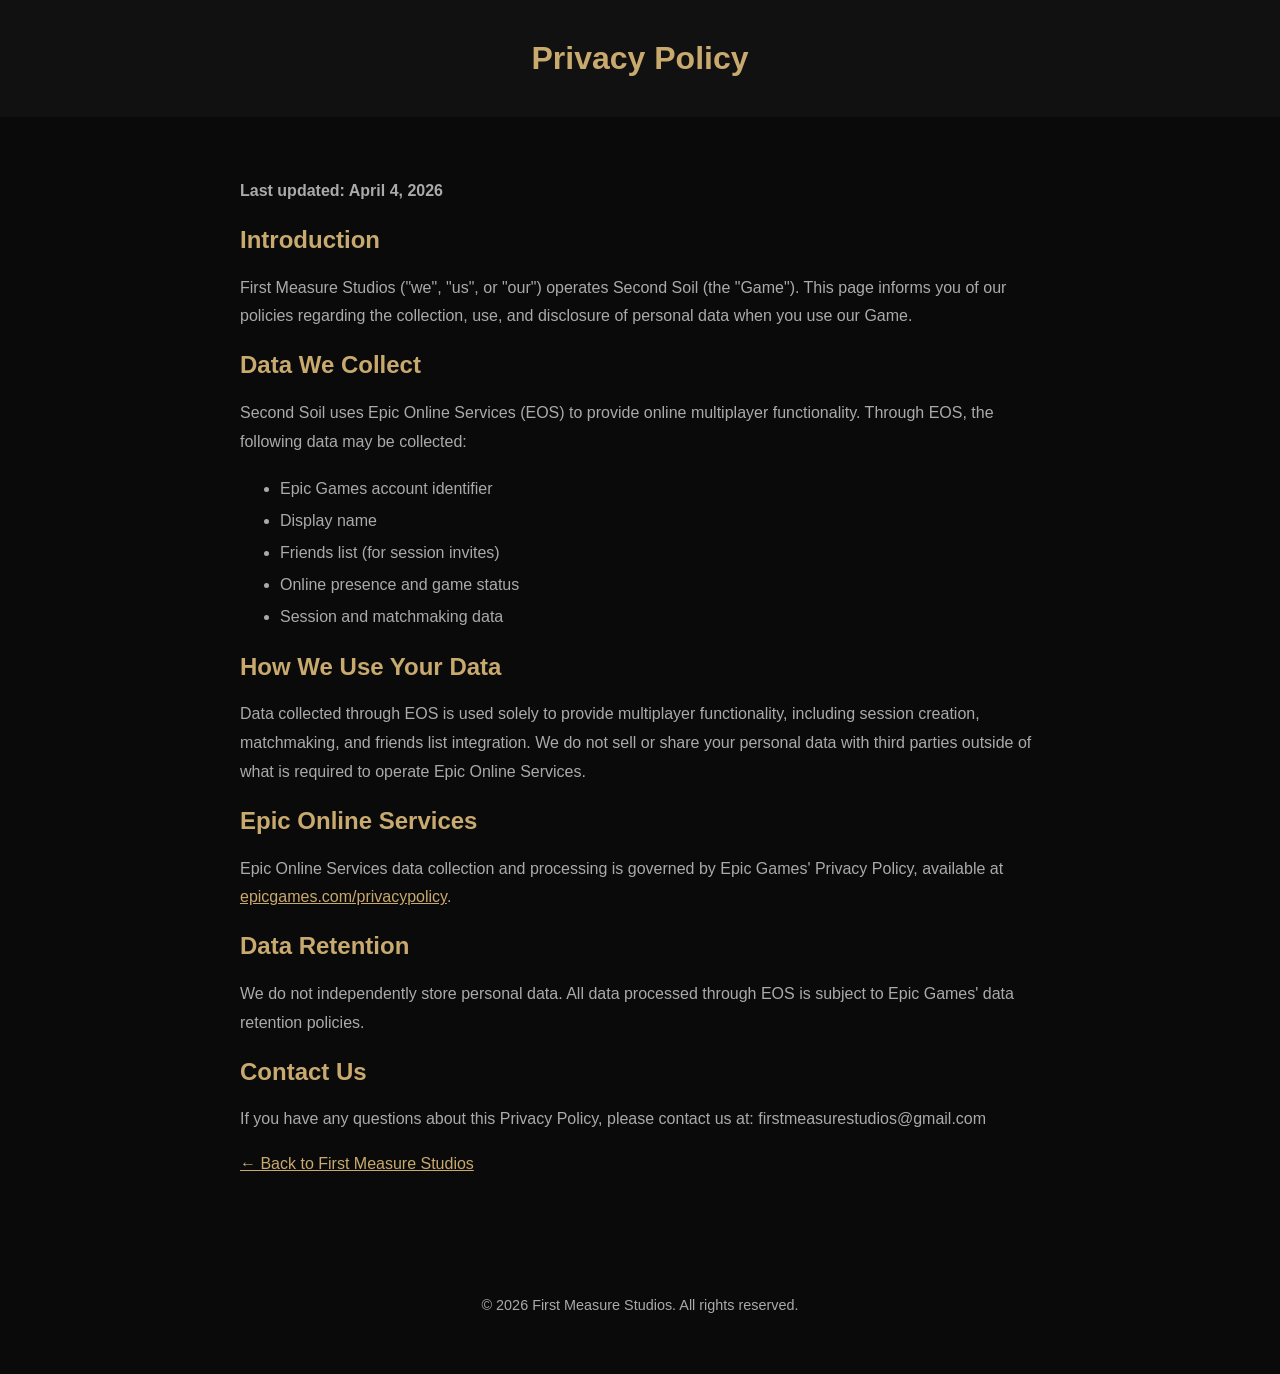
<file: privacy.html>
<!DOCTYPE html>
<html lang="en">
<head>
    <meta charset="UTF-8">
    <meta name="viewport" content="width=device-width, initial-scale=1.0">
    <title>Privacy Policy - First Measure Studios</title>
    <link rel="icon" href="favicon.ico" sizes="any">
    <link rel="icon" type="image/png" sizes="32x32" href="assets/favicon-32x32.png">
    <link rel="apple-touch-icon" href="assets/apple-touch-icon.png">
    <style>
        body { font-family: Arial, sans-serif; background: #0a0a0a; color: #e0e0e0; margin: 0; padding: 0; }
        header { background: #111; padding: 40px 20px; text-align: center; }
        h1 { color: #c8a96e; margin: 0; font-size: 2em; }
        .content { max-width: 800px; margin: 60px auto; padding: 0 20px; }
        h2 { color: #c8a96e; }
        p { line-height: 1.8; color: #aaa; }
        footer { text-align: center; padding: 40px; color: #555; font-size: 0.9em; }
        a { color: #c8a96e; }
    </style>
</head>
<body>
    <header>
        <h1>Privacy Policy</h1>
    </header>
    <div class="content">
        <p><strong>Last updated: April 4, 2026</strong></p>

        <h2>Introduction</h2>
        <p>First Measure Studios ("we", "us", or "our") operates Second Soil (the "Game"). This page informs you of our policies regarding the collection, use, and disclosure of personal data when you use our Game.</p>

        <h2>Data We Collect</h2>
        <p>Second Soil uses Epic Online Services (EOS) to provide online multiplayer functionality. Through EOS, the following data may be collected:</p>
        <ul style="color: #aaa; line-height: 2;">
            <li>Epic Games account identifier</li>
            <li>Display name</li>
            <li>Friends list (for session invites)</li>
            <li>Online presence and game status</li>
            <li>Session and matchmaking data</li>
        </ul>

        <h2>How We Use Your Data</h2>
        <p>Data collected through EOS is used solely to provide multiplayer functionality, including session creation, matchmaking, and friends list integration. We do not sell or share your personal data with third parties outside of what is required to operate Epic Online Services.</p>

        <h2>Epic Online Services</h2>
        <p>Epic Online Services data collection and processing is governed by Epic Games' Privacy Policy, available at <a href="https://www.epicgames.com/site/en-US/privacypolicy" target="_blank">epicgames.com/privacypolicy</a>.</p>

        <h2>Data Retention</h2>
        <p>We do not independently store personal data. All data processed through EOS is subject to Epic Games' data retention policies.</p>

        <h2>Contact Us</h2>
        <p>If you have any questions about this Privacy Policy, please contact us at: firstmeasurestudios@gmail.com</p>

        <p><a href="index.html">← Back to First Measure Studios</a></p>
    </div>
    <footer>
        <p>&copy; 2026 First Measure Studios. All rights reserved.</p>
    </footer>
</body>
</html>
</file>
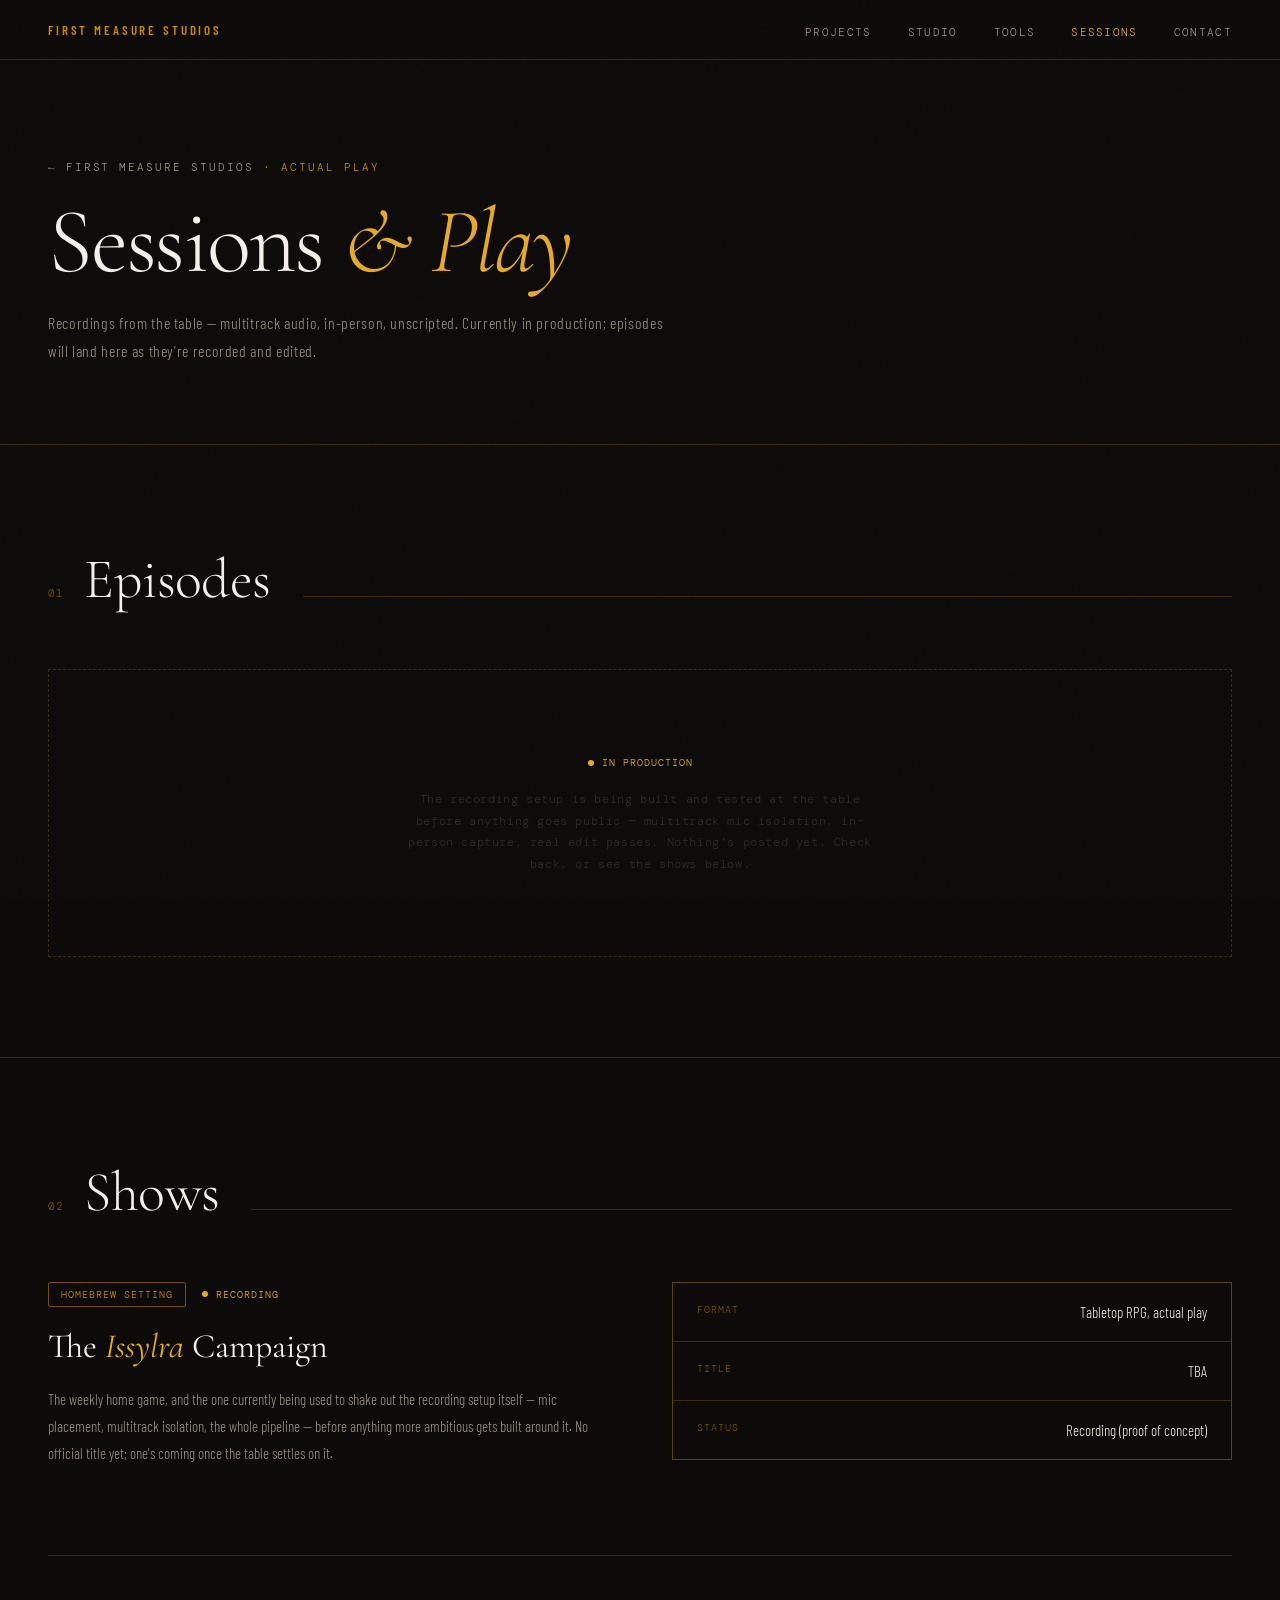
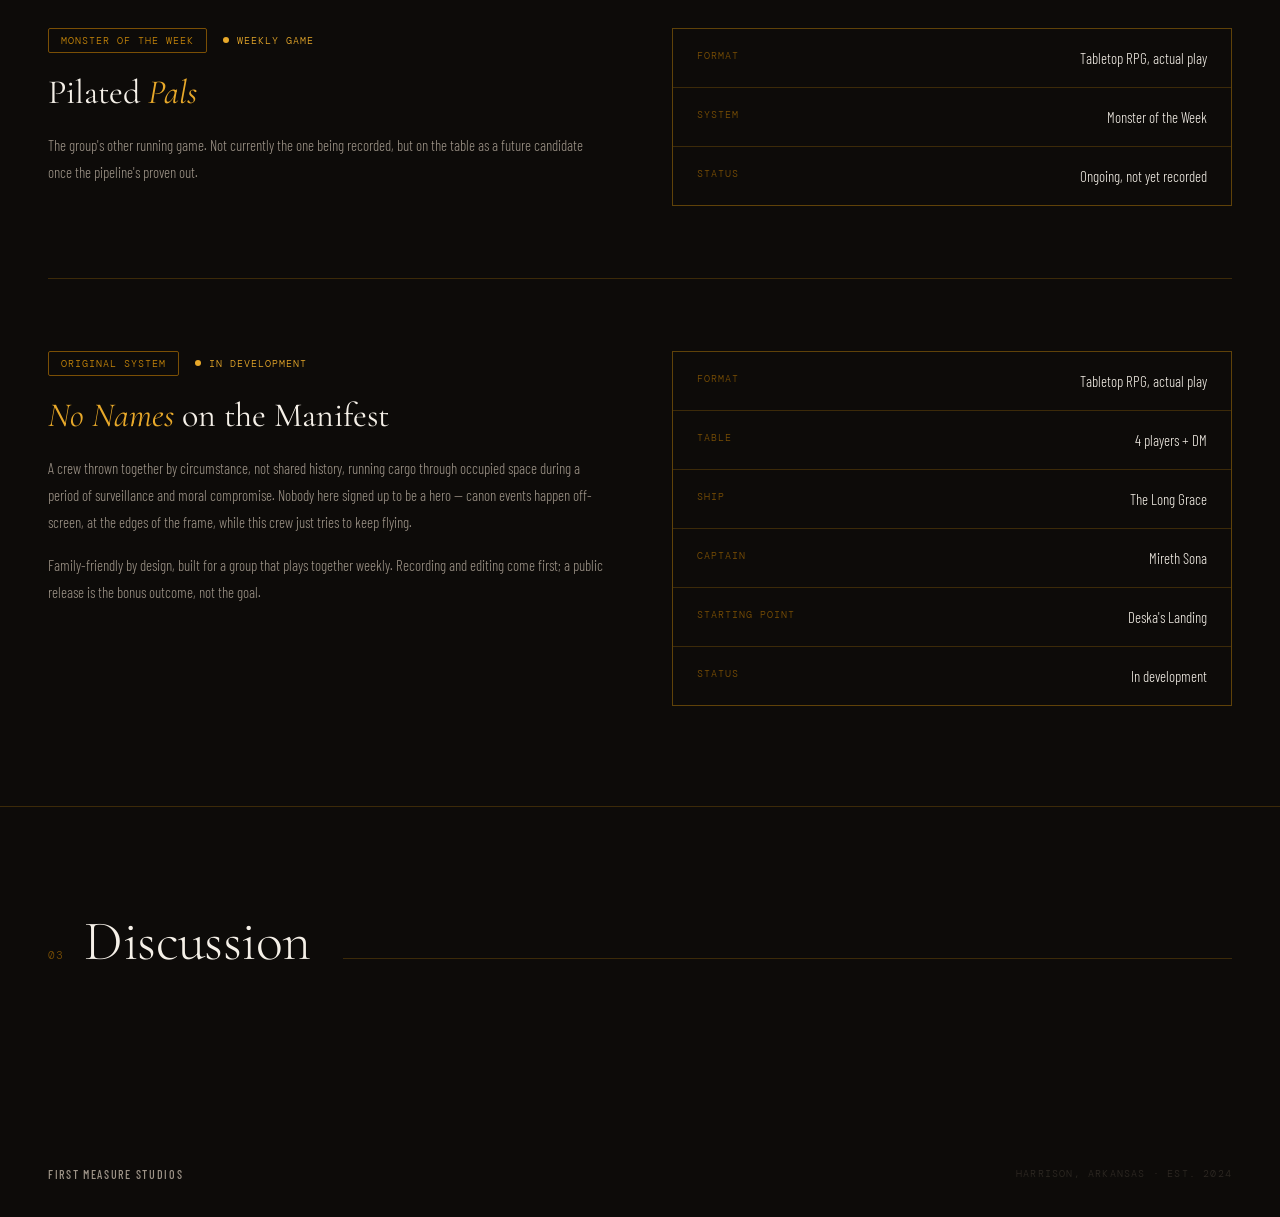
<file: show.html>
<!DOCTYPE html>
<html lang="en">
<head>
  <meta charset="UTF-8">
  <meta name="viewport" content="width=device-width, initial-scale=1.0">
  <meta name="description" content="Sessions — actual play recordings from First Measure Studios' tabletop table, currently in production.">

  <link rel="icon" href="favicon.ico" sizes="any">
  <link rel="icon" type="image/png" sizes="16x16" href="assets/favicon-16x16.png">
  <link rel="icon" type="image/png" sizes="32x32" href="assets/favicon-32x32.png">
  <link rel="apple-touch-icon" href="assets/apple-touch-icon.png">
  <link rel="manifest" href="site.webmanifest">
  <meta name="theme-color" content="#0d0b09">

  <meta property="og:type" content="website">
  <meta property="og:title" content="Sessions — First Measure Studios">
  <meta property="og:description" content="Actual play recordings from First Measure Studios' tabletop table, currently in production.">
  <meta property="og:image" content="https://firstmeasurestudio.store/assets/og-image.png">
  <meta property="og:url" content="https://firstmeasurestudio.store/show.html">
  <meta name="twitter:card" content="summary_large_image">
  <meta name="twitter:title" content="Sessions — First Measure Studios">
  <meta name="twitter:description" content="Actual play recordings from First Measure Studios' tabletop table, currently in production.">
  <meta name="twitter:image" content="https://firstmeasurestudio.store/assets/og-image.png">

  <title>Sessions — First Measure Studios</title>
  <link rel="preconnect" href="https://fonts.googleapis.com">
  <link rel="preconnect" href="https://fonts.gstatic.com" crossorigin>
  <link href="https://fonts.googleapis.com/css2?family=Cormorant+Garamond:ital,wght@0,300;0,400;0,600;1,300;1,400&family=DM+Mono:wght@300;400;500&family=Barlow+Condensed:wght@300;400;500;600;700&display=swap" rel="stylesheet">
  <style>
    *, *::before, *::after { box-sizing: border-box; margin: 0; padding: 0; }

    :root {
      --ink: #0d0b09;
      --paper: #f5f0e8;
      --amber: #c8870a;
      --amber-light: #e8a92a;
      --amber-dim: #7a4f05;
      --smoke: #1a1612;
      --ash: #2e2923;
      --mist: #9e9488;
      --rule: rgba(200,135,10,0.25);
      --serif: 'Cormorant Garamond', Georgia, serif;
      --mono: 'DM Mono', monospace;
      --cond: 'Barlow Condensed', sans-serif;
    }

    html { scroll-behavior: smooth; }
    body {
      background: var(--ink);
      color: var(--paper);
      font-family: var(--cond);
      font-weight: 300;
      min-height: 100vh;
      overflow-x: hidden;
    }

    body::before {
      content: '';
      position: fixed;
      inset: 0;
      background-image: url("data:image/svg+xml,%3Csvg viewBox='0 0 256 256' xmlns='http://www.w3.org/2000/svg'%3E%3Cfilter id='noise'%3E%3CfeTurbulence type='fractalNoise' baseFrequency='0.9' numOctaves='4' stitchTiles='stitch'/%3E%3C/filter%3E%3Crect width='100%25' height='100%25' filter='url(%23noise)' opacity='0.04'/%3E%3C/svg%3E");
      opacity: 0.4;
      pointer-events: none;
      z-index: 999;
    }

    nav {
      position: fixed; top: 0; left: 0; right: 0; z-index: 100;
      display: flex; align-items: center; justify-content: space-between;
      padding: 20px 48px;
      border-bottom: 0.5px solid var(--rule);
      background: rgba(13,11,9,0.88);
      backdrop-filter: blur(14px); -webkit-backdrop-filter: blur(14px);
    }
    .nav-wordmark { font-family: var(--cond); font-weight: 600; font-size: 13px; letter-spacing: 0.22em; text-transform: uppercase; color: var(--amber); text-decoration: none; white-space: nowrap; }
    .nav-links { display: flex; align-items: center; gap: 36px; list-style: none; }
    .nav-links a { font-family: var(--mono); font-size: 11px; letter-spacing: 0.12em; color: var(--mist); text-decoration: none; text-transform: uppercase; transition: color 0.2s; }
    .nav-links a:hover { color: var(--amber-light); }
    .nav-links a.nav-active { color: var(--amber-light); }

    .page-header { padding: 160px 48px 80px; border-bottom: 0.5px solid var(--rule); position: relative; }
    .page-eyebrow { font-family: var(--mono); font-size: 11px; letter-spacing: 0.18em; color: var(--amber); text-transform: uppercase; margin-bottom: 24px; }
    .page-eyebrow a { color: var(--mist); text-decoration: none; transition: color 0.2s; }
    .page-eyebrow a:hover { color: var(--amber-light); }
    .page-title { font-family: var(--serif); font-size: clamp(48px, 8vw, 92px); font-weight: 300; line-height: 0.95; letter-spacing: -0.02em; margin-bottom: 24px; }
    .page-title em { font-style: italic; color: var(--amber-light); }
    .page-sub { max-width: 620px; font-size: 16px; font-weight: 300; letter-spacing: 0.04em; color: var(--mist); line-height: 1.7; }

    section { padding: 100px 48px; border-bottom: 0.5px solid var(--rule); }
    section:last-of-type { border-bottom: none; }
    .section-header { display: flex; align-items: baseline; gap: 20px; margin-bottom: 56px; }
    .section-num { font-family: var(--mono); font-size: 11px; color: var(--amber-dim); letter-spacing: 0.1em; }
    .section-title { font-family: var(--serif); font-size: clamp(32px, 5vw, 56px); font-weight: 300; letter-spacing: -0.01em; }
    .section-rule { flex: 1; height: 0.5px; background: var(--rule); margin-left: 12px; }

    .project-status { display: inline-flex; align-items: center; gap: 8px; font-family: var(--mono); font-size: 10px; letter-spacing: 0.1em; text-transform: uppercase; }
    .status-dot { width: 6px; height: 6px; border-radius: 50%; display: inline-block; }
    .status-active { color: var(--amber-light); }
    .status-active .status-dot { background: var(--amber-light); animation: pulse 2s ease infinite; }
    @keyframes pulse { 0%, 100% { opacity: 1; } 50% { opacity: 0.3; } }

    /* Empty episode state */
    .episode-empty {
      border: 0.5px dashed var(--rule);
      padding: 80px 48px;
      text-align: center;
    }
    .episode-empty p {
      font-family: var(--mono);
      font-size: 12px;
      letter-spacing: 0.05em;
      color: var(--ash);
      max-width: 480px;
      margin: 0 auto;
      line-height: 1.8;
    }
    .episode-empty .status-active { margin-bottom: 20px; justify-content: center; display: inline-flex; }

    /* Episode cards */
    .episode-list { display: flex; flex-direction: column; gap: 1px; background: var(--rule); border: 0.5px solid var(--rule); }
    .episode-card {
      background: var(--ink);
      padding: 40px;
      display: grid;
      grid-template-columns: 360px 1fr;
      gap: 36px;
      align-items: start;
    }
    @media (max-width: 800px) { .episode-card { grid-template-columns: 1fr; } }

    .episode-media { width: 100%; }
    .episode-media .embed-frame {
      position: relative;
      width: 100%;
      padding-top: 56.25%; /* 16:9 */
      background: var(--smoke);
      border: 0.5px solid var(--rule);
    }
    .episode-media .embed-frame iframe {
      position: absolute; inset: 0; width: 100%; height: 100%; border: 0;
    }
    .episode-media audio, .episode-media video { width: 100%; display: block; }

    .episode-meta-row { display: flex; align-items: center; gap: 12px; margin-bottom: 14px; flex-wrap: wrap; }
    .episode-show-tag {
      font-family: var(--mono); font-size: 9px; letter-spacing: 0.1em; text-transform: uppercase;
      color: var(--amber-dim); border: 0.5px solid var(--amber-dim); padding: 3px 8px; border-radius: 2px;
    }
    .episode-date { font-family: var(--mono); font-size: 10px; letter-spacing: 0.08em; color: var(--ash); text-transform: uppercase; }
    .episode-title { font-family: var(--serif); font-size: 24px; font-weight: 400; color: var(--paper); margin-bottom: 12px; }
    .episode-desc { font-size: 14px; line-height: 1.7; color: var(--mist); }

    /* Series teaser */
    .teaser-grid { display: grid; grid-template-columns: 1fr 1fr; gap: 64px; align-items: start; }
    @media (max-width: 900px) { .teaser-grid { grid-template-columns: 1fr; gap: 40px; } }

    .teaser-title { font-family: var(--serif); font-size: 34px; font-weight: 400; margin-bottom: 20px; line-height: 1.15; }
    .teaser-title em { font-style: italic; color: var(--amber-light); }
    .teaser-body { font-size: 15px; line-height: 1.8; color: var(--mist); }
    .teaser-body p { margin-bottom: 16px; }

    .fact-list { display: flex; flex-direction: column; gap: 1px; background: var(--rule); border: 0.5px solid var(--rule); }
    .fact-row { background: var(--ink); padding: 20px 24px; display: flex; justify-content: space-between; gap: 20px; }
    .fact-label { font-family: var(--mono); font-size: 10px; letter-spacing: 0.1em; text-transform: uppercase; color: var(--amber-dim); flex-shrink: 0; }
    .fact-value { font-size: 15px; color: var(--paper); text-align: right; }

    .show-entry { margin-bottom: 72px; }
    .show-entry:last-child { margin-bottom: 0; }
    .show-entry + .show-entry { padding-top: 72px; border-top: 0.5px solid var(--rule); }

    .show-meta-row { display: flex; align-items: center; gap: 16px; margin-bottom: 20px; flex-wrap: wrap; }
    .show-system-tag {
      font-family: var(--mono); font-size: 10px; letter-spacing: 0.1em; text-transform: uppercase;
      color: var(--amber); border: 0.5px solid var(--amber-dim); padding: 5px 12px; border-radius: 2px;
    }

    .comments-placeholder {
      border: 0.5px dashed var(--rule);
      padding: 60px 48px;
      text-align: center;
    }
    .comments-placeholder p {
      font-family: var(--mono);
      font-size: 12px;
      letter-spacing: 0.05em;
      color: var(--ash);
      max-width: 480px;
      margin: 0 auto;
      line-height: 1.8;
    }

    footer { padding: 36px 48px; display: flex; align-items: center; justify-content: space-between; }
    .footer-word { font-family: var(--cond); font-weight: 500; font-size: 12px; letter-spacing: 0.14em; text-transform: uppercase; color: var(--mist); }
    .footer-meta { font-family: var(--mono); font-size: 10px; letter-spacing: 0.12em; color: var(--ash); text-transform: uppercase; }

    .fade-up { opacity: 0; transform: translateY(24px); transition: opacity 0.7s ease, transform 0.7s ease; }
    .fade-up.visible { opacity: 1; transform: translateY(0); }

    @media (max-width: 768px) {
      nav { padding: 16px 24px; flex-wrap: wrap; row-gap: 10px; }
      .nav-wordmark { white-space: nowrap; }
      .nav-links { gap: 16px; flex-wrap: wrap; }
      .page-header { padding: 128px 24px 56px; }
      section { padding: 72px 24px; }
      footer { padding: 28px 24px; flex-direction: column; gap: 8px; align-items: flex-start; }
      .fact-row { flex-direction: column; gap: 6px; }
      .fact-value { text-align: left; }
    }
  </style>
</head>
<body>

  <nav>
    <a href="index.html" class="nav-wordmark">First Measure Studios</a>
    <ul class="nav-links">
      <li><a href="index.html#projects">Projects</a></li>
      <li><a href="index.html#studio">Studio</a></li>
      <li><a href="tools/index.html">Tools</a></li>
      <li><a href="show.html" class="nav-active">Sessions</a></li>
      <li><a href="index.html#contact">Contact</a></li>
    </ul>
  </nav>

  <div class="page-header">
    <p class="page-eyebrow"><a href="index.html">&larr; First Measure Studios</a> &middot; Actual Play</p>
    <h1 class="page-title">Sessions <em>&amp; Play</em></h1>
    <p class="page-sub">Recordings from the table &mdash; multitrack audio, in-person, unscripted. Currently in production; episodes will land here as they're recorded and edited.</p>
  </div>

  <section id="episodes">
    <div class="section-header">
      <span class="section-num">01</span>
      <h2 class="section-title">Episodes</h2>
      <div class="section-rule"></div>
    </div>

    <div id="episode-list-wrap"></div>
  </section>

  <section id="shows">
    <div class="section-header">
      <span class="section-num">02</span>
      <h2 class="section-title">Shows</h2>
      <div class="section-rule"></div>
    </div>

    <!-- Issylra Campaign -->
    <div class="show-entry">
      <div class="teaser-grid">
        <div class="fade-up">
          <div class="show-meta-row">
            <span class="show-system-tag">Homebrew Setting</span>
            <span class="project-status status-active"><span class="status-dot"></span>Recording</span>
          </div>
          <h3 class="teaser-title">The <em>Issylra</em> Campaign</h3>
          <div class="teaser-body">
            <p>The weekly home game, and the one currently being used to shake out the recording setup itself &mdash; mic placement, multitrack isolation, the whole pipeline &mdash; before anything more ambitious gets built around it. No official title yet; one's coming once the table settles on it.</p>
          </div>
        </div>

        <div class="fact-list fade-up delay-1">
          <div class="fact-row"><span class="fact-label">Format</span><span class="fact-value">Tabletop RPG, actual play</span></div>
          <div class="fact-row"><span class="fact-label">Title</span><span class="fact-value">TBA</span></div>
          <div class="fact-row"><span class="fact-label">Status</span><span class="fact-value">Recording (proof of concept)</span></div>
        </div>
      </div>
    </div>

    <!-- Pilated Pals -->
    <div class="show-entry">
      <div class="teaser-grid">
        <div class="fade-up">
          <div class="show-meta-row">
            <span class="show-system-tag">Monster of the Week</span>
            <span class="project-status status-active"><span class="status-dot"></span>Weekly Game</span>
          </div>
          <h3 class="teaser-title">Pilated <em>Pals</em></h3>
          <div class="teaser-body">
            <p>The group's other running game. Not currently the one being recorded, but on the table as a future candidate once the pipeline's proven out.</p>
          </div>
        </div>

        <div class="fact-list fade-up delay-1">
          <div class="fact-row"><span class="fact-label">Format</span><span class="fact-value">Tabletop RPG, actual play</span></div>
          <div class="fact-row"><span class="fact-label">System</span><span class="fact-value">Monster of the Week</span></div>
          <div class="fact-row"><span class="fact-label">Status</span><span class="fact-value">Ongoing, not yet recorded</span></div>
        </div>
      </div>
    </div>

    <!-- No Names on the Manifest -->
    <div class="show-entry">
      <div class="teaser-grid">
        <div class="fade-up">
          <div class="show-meta-row">
            <span class="show-system-tag">Original System</span>
            <span class="project-status status-active"><span class="status-dot"></span>In Development</span>
          </div>
          <h3 class="teaser-title"><em>No Names</em> on the Manifest</h3>
          <div class="teaser-body">
            <p>A crew thrown together by circumstance, not shared history, running cargo through occupied space during a period of surveillance and moral compromise. Nobody here signed up to be a hero &mdash; canon events happen off-screen, at the edges of the frame, while this crew just tries to keep flying.</p>
            <p>Family-friendly by design, built for a group that plays together weekly. Recording and editing come first; a public release is the bonus outcome, not the goal.</p>
          </div>
        </div>

        <div class="fact-list fade-up delay-1">
          <div class="fact-row"><span class="fact-label">Format</span><span class="fact-value">Tabletop RPG, actual play</span></div>
          <div class="fact-row"><span class="fact-label">Table</span><span class="fact-value">4 players + DM</span></div>
          <div class="fact-row"><span class="fact-label">Ship</span><span class="fact-value">The Long Grace</span></div>
          <div class="fact-row"><span class="fact-label">Captain</span><span class="fact-value">Mireth Sona</span></div>
          <div class="fact-row"><span class="fact-label">Starting Point</span><span class="fact-value">Deska's Landing</span></div>
          <div class="fact-row"><span class="fact-label">Status</span><span class="fact-value">In development</span></div>
        </div>
      </div>
    </div>
  </section>

  <section id="discussion">
    <div class="section-header">
      <span class="section-num">03</span>
      <h2 class="section-title">Discussion</h2>
      <div class="section-rule"></div>
    </div>

    <!--
      COMMENTS SETUP (giscus — powered by GitHub Discussions, no backend needed)

      To activate:
      1. On GitHub: repo Settings -> General -> Features -> check "Discussions"
      2. Install the giscus app on this repo: https://github.com/apps/giscus
      3. Go to https://giscus.app, enter this repo, and it'll generate a
         <script> tag with your exact data-repo-id / data-category-id values
      4. Replace the placeholder div below with that script tag (or send it
         to Claude to wire in)
    -->
    <div id="giscus-comments" class="fade-up">
      <script src="https://giscus.app/client.js"
              data-repo="nicholasbrownworship/First-Measure-Studios"
              data-repo-id="R_kgDOR4jEVA"
              data-category="Announcements"
              data-category-id="DIC_kwDOR4jEVM4DD9i7"
              data-mapping="pathname"
              data-strict="0"
              data-reactions-enabled="1"
              data-emit-metadata="0"
              data-input-position="bottom"
              data-theme="dark_dimmed"
              data-lang="en"
              crossorigin="anonymous"
              async>
      </script>
    </div>
  </section>

  <footer>
    <span class="footer-word">First Measure Studios</span>
    <span class="footer-meta">Harrison, Arkansas &middot; Est. 2024</span>
  </footer>

  <script>
    // ============================================================
    // EPISODES — publish an episode by adding one entry here.
    //
    // Two ways to host the media:
    //   1. YouTube (recommended for video): set type: 'youtube' and
    //      youtubeId to the video ID (the part after "v=" in the URL).
    //   2. Self-hosted file (fine for audio, or short clips): drop the
    //      file in the /media folder in this repo, set type to 'audio'
    //      or 'video', and mediaUrl to 'media/your-file.mp3'.
    //
    // Newest episodes should go at the TOP of this array — the list
    // renders in the order given, no sorting happens automatically.
    //
    // Example entry:
    // {
    //   show: 'The Issylra Campaign',
    //   title: 'Episode 1: Into the Reach',
    //   date: '2026-09-05',
    //   description: 'The party sets out from Deska\'s Landing and things immediately go sideways.',
    //   type: 'youtube',
    //   youtubeId: 'dQw4w9WgXcQ'
    // }
    // ============================================================
    const EPISODES = [
      // (empty — nothing published yet)
    ];

    function renderEpisodeMedia(ep) {
      if (ep.type === 'youtube') {
        return `<div class="embed-frame"><iframe src="https://www.youtube-nocookie.com/embed/${ep.youtubeId}" title="${ep.title}" allow="accelerometer; autoplay; clipboard-write; encrypted-media; gyroscope; picture-in-picture" allowfullscreen></iframe></div>`;
      }
      if (ep.type === 'video') {
        return `<video controls src="${ep.mediaUrl}"></video>`;
      }
      if (ep.type === 'audio') {
        return `<audio controls src="${ep.mediaUrl}"></audio>`;
      }
      return '';
    }

    function formatEpisodeDate(iso) {
      const d = new Date(iso + 'T00:00:00');
      if (isNaN(d)) return iso;
      return d.toLocaleDateString('en-US', { year: 'numeric', month: 'long', day: 'numeric' });
    }

    function renderEpisodes() {
      const wrap = document.getElementById('episode-list-wrap');

      if (EPISODES.length === 0) {
        wrap.innerHTML = `
          <div class="episode-empty fade-up">
            <span class="project-status status-active"><span class="status-dot"></span>In Production</span>
            <p>The recording setup is being built and tested at the table before anything goes public &mdash; multitrack mic isolation, in-person capture, real edit passes. Nothing's posted yet. Check back, or see the shows below.</p>
          </div>
        `;
        return;
      }

      wrap.innerHTML = `<div class="episode-list">` + EPISODES.map(ep => `
        <div class="episode-card">
          <div class="episode-media">${renderEpisodeMedia(ep)}</div>
          <div>
            <div class="episode-meta-row">
              <span class="episode-show-tag">${ep.show}</span>
              <span class="episode-date">${formatEpisodeDate(ep.date)}</span>
            </div>
            <h3 class="episode-title">${ep.title}</h3>
            <p class="episode-desc">${ep.description || ''}</p>
          </div>
        </div>
      `).join('') + `</div>`;
    }

    renderEpisodes();

    const observer = new IntersectionObserver((entries) => {
      entries.forEach(e => { if (e.isIntersecting) e.target.classList.add('visible'); });
    }, { threshold: 0.1 });
    document.querySelectorAll('.fade-up').forEach(el => observer.observe(el));
  </script>

</body>
</html>
</file>
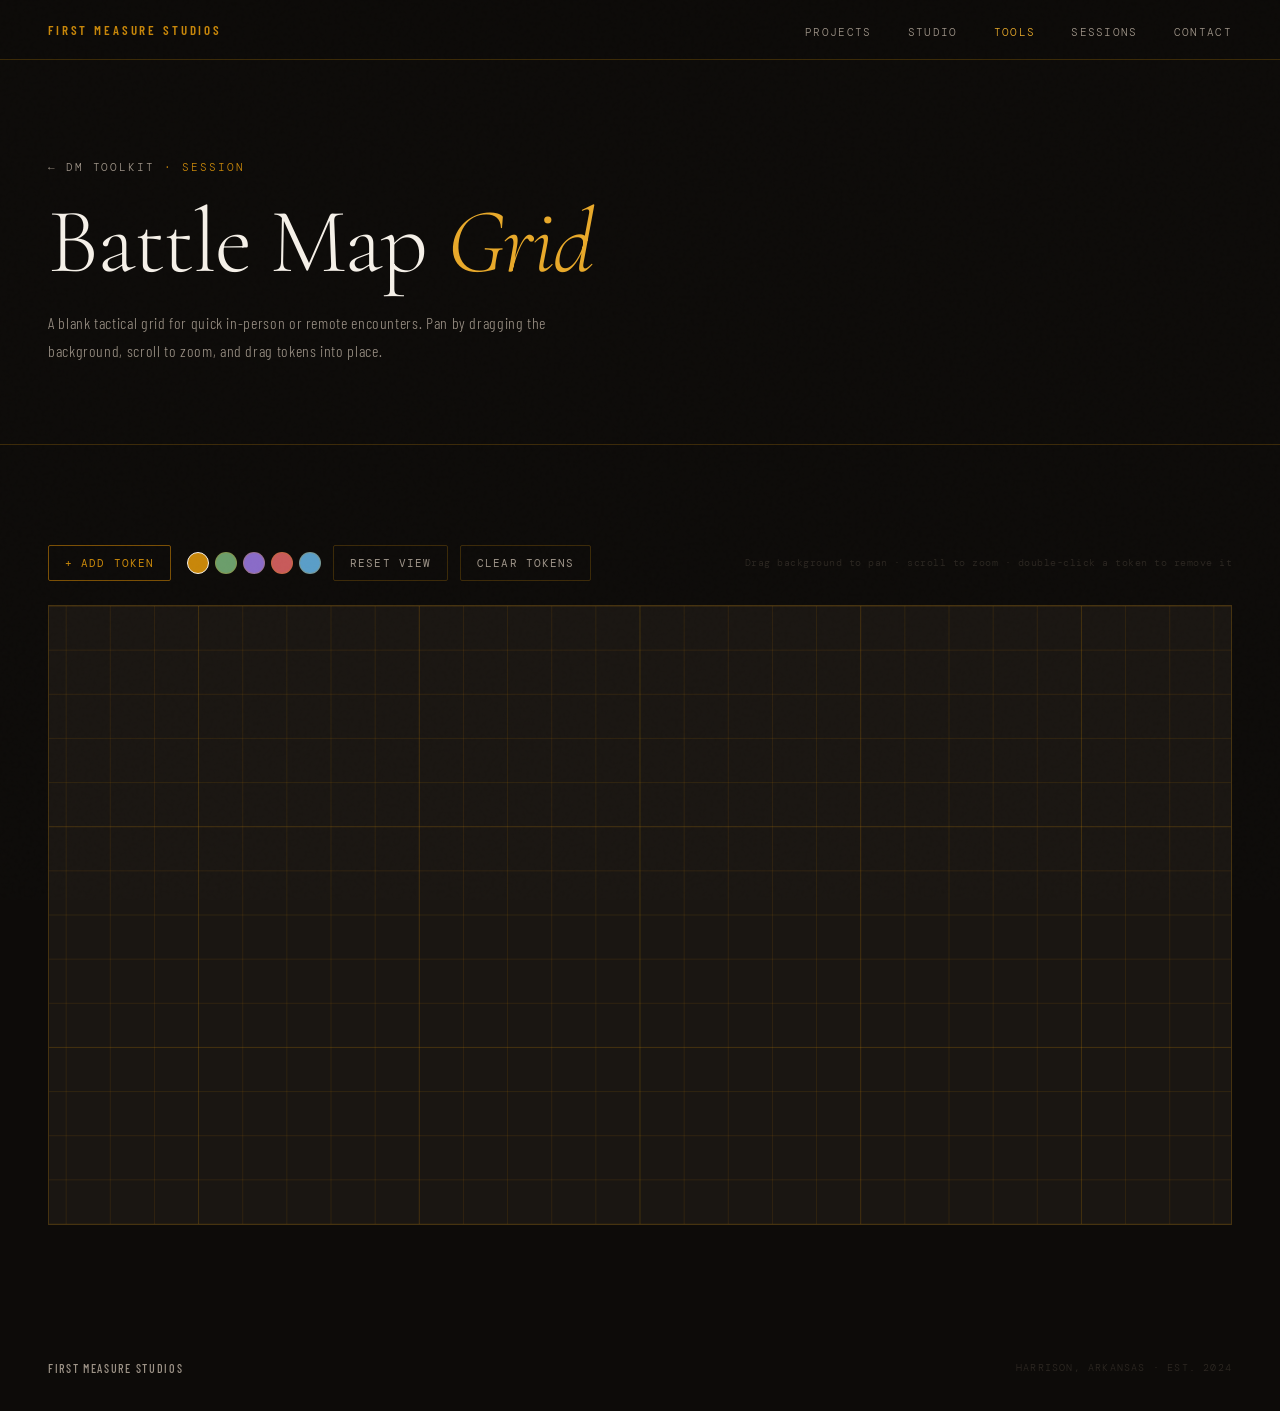
<file: tools/battle-map.html>
<!DOCTYPE html>
<html lang="en">
<head>
  <meta charset="UTF-8">
  <meta name="viewport" content="width=device-width, initial-scale=1.0">
  <meta name="description" content="Battle map grid — a pan-and-zoom tactical grid with draggable tokens for quick encounters.">
  <link rel="icon" href="../favicon.ico" sizes="any">
  <link rel="icon" type="image/png" sizes="16x16" href="../assets/favicon-16x16.png">
  <link rel="icon" type="image/png" sizes="32x32" href="../assets/favicon-32x32.png">
  <link rel="apple-touch-icon" href="../assets/apple-touch-icon.png">
  <link rel="manifest" href="../site.webmanifest">
  <meta name="theme-color" content="#0d0b09">

  <meta property="og:type" content="website">
  <meta property="og:title" content="Battle Map Grid — First Measure Studios">
  <meta property="og:description" content="Battle map grid — a pan-and-zoom tactical grid with draggable tokens for quick encounters.">
  <meta property="og:image" content="https://firstmeasurestudio.store/assets/og-image.png">
  <meta property="og:url" content="https://firstmeasurestudio.store/tools/battle-map.html">
  <meta name="twitter:card" content="summary_large_image">
  <meta name="twitter:title" content="Battle Map Grid — First Measure Studios">
  <meta name="twitter:description" content="Battle map grid — a pan-and-zoom tactical grid with draggable tokens for quick encounters.">
  <meta name="twitter:image" content="https://firstmeasurestudio.store/assets/og-image.png">

  <title>Battle Map Grid — First Measure Studios</title>
  <link rel="preconnect" href="https://fonts.googleapis.com">
  <link rel="preconnect" href="https://fonts.gstatic.com" crossorigin>
  <link href="https://fonts.googleapis.com/css2?family=Cormorant+Garamond:ital,wght@0,300;0,400;0,600;1,300;1,400&family=DM+Mono:wght@300;400;500&family=Barlow+Condensed:wght@300;400;500;600;700&display=swap" rel="stylesheet">
  <link rel="stylesheet" href="shared.css">
  <style>
    .toolbar {
      display: flex;
      flex-wrap: wrap;
      gap: 12px;
      align-items: center;
      margin-bottom: 24px;
    }

    .btn {
      font-family: var(--mono); font-size: 11px; letter-spacing: 0.1em; text-transform: uppercase;
      padding: 10px 16px; border-radius: 2px; cursor: pointer;
      border: 0.5px solid var(--amber-dim); background: transparent; color: var(--amber);
      transition: color 0.2s, background 0.2s, border-color 0.2s;
    }
    .btn:hover { color: var(--ink); background: var(--amber); border-color: var(--amber); }
    .btn-ghost { border-color: var(--rule); color: var(--mist); }
    .btn-ghost:hover { color: var(--paper); background: var(--ash); border-color: var(--rule); }

    .color-swatches { display: flex; gap: 6px; align-items: center; margin-left: 4px; }
    .swatch {
      width: 22px; height: 22px; border-radius: 50%;
      border: 1.5px solid var(--rule);
      cursor: pointer;
    }
    .swatch.is-selected { border-color: var(--paper); }

    .hint {
      font-family: var(--mono);
      font-size: 10px;
      color: var(--ash);
      letter-spacing: 0.05em;
      margin-left: auto;
    }

    .map-frame {
      border: 0.5px solid var(--rule);
      background: var(--smoke);
      overflow: hidden;
      position: relative;
      height: 620px;
      cursor: grab;
    }
    .map-frame.is-panning { cursor: grabbing; }

    .map-frame svg { width: 100%; height: 100%; display: block; }

    .grid-line { stroke: rgba(200,135,10,0.14); stroke-width: 1; }
    .grid-line-major { stroke: rgba(200,135,10,0.28); stroke-width: 1; }

    .token {
      cursor: grab;
    }
    .token:active { cursor: grabbing; }
    .token circle { stroke: var(--ink); stroke-width: 2; }
    .token text {
      font-family: var(--mono);
      font-size: 11px;
      fill: var(--ink);
      text-anchor: middle;
      dominant-baseline: central;
      pointer-events: none;
      user-select: none;
    }
    .token-remove-hint { fill: var(--ink); font-size: 9px; }

    @media (max-width: 700px) {
      .map-frame { height: 460px; }
    }
  </style>
</head>
<body>

  <nav>
    <a href="../index.html" class="nav-wordmark">First Measure Studios</a>
    <ul class="nav-links">
      <li><a href="../index.html#projects">Projects</a></li>
      <li><a href="../index.html#studio">Studio</a></li>
      <li><a href="index.html" class="nav-active">Tools</a></li>
      <li><a href="../show.html">Sessions</a></li>
      <li><a href="../index.html#contact">Contact</a></li>
    </ul>
  </nav>

  <div class="page-header">
    <p class="page-eyebrow"><a href="index.html">&larr; DM Toolkit</a> &middot; Session</p>
    <h1 class="page-title">Battle Map <em>Grid</em></h1>
    <p class="page-sub">A blank tactical grid for quick in-person or remote encounters. Pan by dragging the background, scroll to zoom, and drag tokens into place.</p>
  </div>

  <section id="map">
    <div class="toolbar">
      <button class="btn" id="add-token">+ Add Token</button>
      <div class="color-swatches" id="swatches"></div>
      <button class="btn btn-ghost" id="zoom-reset">Reset View</button>
      <button class="btn btn-ghost" id="clear-tokens">Clear Tokens</button>
      <span class="hint">Drag background to pan &middot; scroll to zoom &middot; double-click a token to remove it</span>
    </div>

    <div class="map-frame" id="map-frame">
      <svg id="map-svg" viewBox="0 0 1000 700"></svg>
    </div>
  </section>

  <footer>
    <span class="footer-word">First Measure Studios</span>
    <span class="footer-meta">Harrison, Arkansas &middot; Est. 2024</span>
  </footer>

  <script>
    const svg = document.getElementById('map-svg');
    const frame = document.getElementById('map-frame');
    const CELL = 50;
    const GRID_EXTENT = 4000;

    const colors = ['#c8870a', '#6b9e6b', '#8a6bc8', '#c85a5a', '#5a9ec8'];
    let selectedColor = colors[0];
    let tokens = [];
    let tokenCounter = 1;

    let view = { x: 0, y: 0, scale: 1 };

    function renderSwatches() {
      const wrap = document.getElementById('swatches');
      wrap.innerHTML = colors.map(c => `<div class="swatch ${c === selectedColor ? 'is-selected' : ''}" style="background:${c}" data-color="${c}"></div>`).join('');
      wrap.querySelectorAll('.swatch').forEach(el => {
        el.addEventListener('click', () => {
          selectedColor = el.dataset.color;
          renderSwatches();
        });
      });
    }

    function screenToWorld(px, py) {
      const rect = frame.getBoundingClientRect();
      const vb = svg.viewBox.baseVal;
      const sx = ((px - rect.left) / rect.width) * vb.width + vb.x;
      const sy = ((py - rect.top) / rect.height) * vb.height + vb.y;
      return { x: sx, y: sy };
    }

    function setViewBox() {
      const w = 1000 / view.scale;
      const h = 700 / view.scale;
      svg.setAttribute('viewBox', `${view.x} ${view.y} ${w} ${h}`);
    }

    function renderGrid() {
      let lines = '';
      for (let x = -GRID_EXTENT; x <= GRID_EXTENT; x += CELL) {
        const major = (x / CELL) % 5 === 0;
        lines += `<line class="${major ? 'grid-line-major' : 'grid-line'}" x1="${x}" y1="${-GRID_EXTENT}" x2="${x}" y2="${GRID_EXTENT}" />`;
      }
      for (let y = -GRID_EXTENT; y <= GRID_EXTENT; y += CELL) {
        const major = (y / CELL) % 5 === 0;
        lines += `<line class="${major ? 'grid-line-major' : 'grid-line'}" x1="${-GRID_EXTENT}" y1="${y}" x2="${GRID_EXTENT}" y2="${y}" />`;
      }
      return `<g id="grid-layer">${lines}</g>`;
    }

    function renderTokens() {
      return `<g id="token-layer">` + tokens.map(t => `
        <g class="token" data-id="${t.id}" transform="translate(${t.x},${t.y})">
          <circle r="18" fill="${t.color}" />
          <text>${t.label}</text>
        </g>
      `).join('') + `</g>`;
    }

    function render() {
      svg.innerHTML = renderGrid() + renderTokens();
      setViewBox();
      attachTokenHandlers();
    }

    // ----- Panning -----
    let isPanning = false;
    let panStart = null;

    frame.addEventListener('mousedown', (e) => {
      if (e.target.closest('.token')) return;
      isPanning = true;
      frame.classList.add('is-panning');
      panStart = { x: e.clientX, y: e.clientY, vx: view.x, vy: view.y };
    });

    window.addEventListener('mousemove', (e) => {
      if (isPanning) {
        const rect = frame.getBoundingClientRect();
        const dxPx = e.clientX - panStart.x;
        const dyPx = e.clientY - panStart.y;
        const vb = svg.viewBox.baseVal;
        view.x = panStart.vx - (dxPx / rect.width) * vb.width;
        view.y = panStart.vy - (dyPx / rect.height) * vb.height;
        setViewBox();
      }
      if (draggingToken) {
        const world = screenToWorld(e.clientX, e.clientY);
        draggingToken.x = world.x - dragOffset.x;
        draggingToken.y = world.y - dragOffset.y;
        render();
      }
    });

    window.addEventListener('mouseup', () => {
      isPanning = false;
      frame.classList.remove('is-panning');
      draggingToken = null;
    });

    frame.addEventListener('wheel', (e) => {
      e.preventDefault();
      const zoomFactor = e.deltaY < 0 ? 1.1 : 0.9;
      const newScale = Math.min(3, Math.max(0.3, view.scale * zoomFactor));
      const world = screenToWorld(e.clientX, e.clientY);
      view.x = world.x - (world.x - view.x) * (view.scale / newScale);
      view.y = world.y - (world.y - view.y) * (view.scale / newScale);
      view.scale = newScale;
      setViewBox();
    }, { passive: false });

    // ----- Token dragging -----
    let draggingToken = null;
    let dragOffset = { x: 0, y: 0 };

    function attachTokenHandlers() {
      svg.querySelectorAll('.token').forEach(el => {
        el.addEventListener('mousedown', (e) => {
          e.stopPropagation();
          const id = el.dataset.id;
          const token = tokens.find(t => t.id === id);
          const world = screenToWorld(e.clientX, e.clientY);
          dragOffset = { x: world.x - token.x, y: world.y - token.y };
          draggingToken = token;
        });
        el.addEventListener('dblclick', (e) => {
          e.stopPropagation();
          const id = el.dataset.id;
          tokens = tokens.filter(t => t.id !== id);
          render();
        });
      });
    }

    document.getElementById('add-token').addEventListener('click', () => {
      const label = prompt('Token label (e.g. initials or a number):', String(tokenCounter));
      if (label === null) return;
      const jitter = () => (Math.random() - 0.5) * 60;
      tokens.push({
        id: 'tok-' + Date.now() + Math.random(),
        x: view.x + (1000 / view.scale) / 2 + jitter(),
        y: view.y + (700 / view.scale) / 2 + jitter(),
        label: label.slice(0, 4) || String(tokenCounter),
        color: selectedColor
      });
      tokenCounter++;
      render();
    });

    document.getElementById('zoom-reset').addEventListener('click', () => {
      view = { x: 0, y: 0, scale: 1 };
      setViewBox();
    });

    document.getElementById('clear-tokens').addEventListener('click', () => {
      if (tokens.length && !confirm('Remove all tokens from the map?')) return;
      tokens = [];
      render();
    });

    renderSwatches();
    render();
  </script>

</body>
</html>
</file>
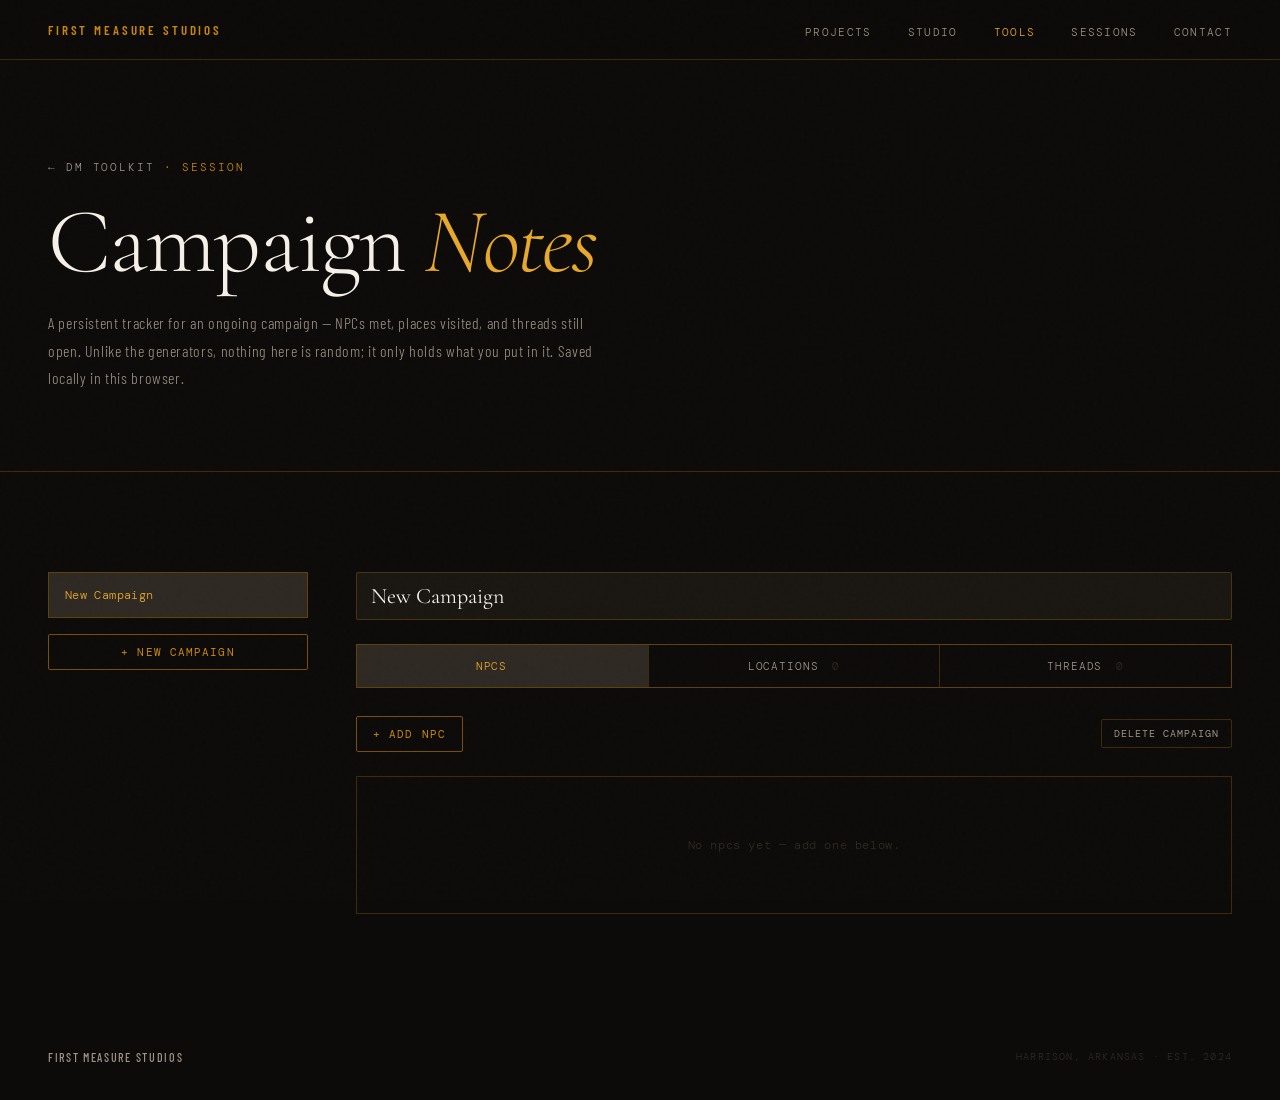
<file: tools/campaign-notes.html>
<!DOCTYPE html>
<html lang="en">
<head>
  <meta charset="UTF-8">
  <meta name="viewport" content="width=device-width, initial-scale=1.0">
  <meta name="description" content="Campaign notes — a persistent tracker for NPCs, locations, and plot threads across an ongoing campaign.">
  <link rel="icon" href="../favicon.ico" sizes="any">
  <link rel="icon" type="image/png" sizes="16x16" href="../assets/favicon-16x16.png">
  <link rel="icon" type="image/png" sizes="32x32" href="../assets/favicon-32x32.png">
  <link rel="apple-touch-icon" href="../assets/apple-touch-icon.png">
  <link rel="manifest" href="../site.webmanifest">
  <meta name="theme-color" content="#0d0b09">

  <meta property="og:type" content="website">
  <meta property="og:title" content="Campaign Notes — First Measure Studios">
  <meta property="og:description" content="Campaign notes — a persistent tracker for NPCs, locations, and plot threads across an ongoing campaign.">
  <meta property="og:image" content="https://firstmeasurestudio.store/assets/og-image.png">
  <meta property="og:url" content="https://firstmeasurestudio.store/tools/campaign-notes.html">
  <meta name="twitter:card" content="summary_large_image">
  <meta name="twitter:title" content="Campaign Notes — First Measure Studios">
  <meta name="twitter:description" content="Campaign notes — a persistent tracker for NPCs, locations, and plot threads across an ongoing campaign.">
  <meta name="twitter:image" content="https://firstmeasurestudio.store/assets/og-image.png">

  <title>Campaign Notes — First Measure Studios</title>
  <link rel="preconnect" href="https://fonts.googleapis.com">
  <link rel="preconnect" href="https://fonts.gstatic.com" crossorigin>
  <link href="https://fonts.googleapis.com/css2?family=Cormorant+Garamond:ital,wght@0,300;0,400;0,600;1,300;1,400&family=DM+Mono:wght@300;400;500&family=Barlow+Condensed:wght@300;400;500;600;700&display=swap" rel="stylesheet">
  <link rel="stylesheet" href="shared.css">
  <style>
    .layout { display: grid; grid-template-columns: 260px 1fr; gap: 48px; }
    @media (max-width: 900px) { .layout { grid-template-columns: 1fr; gap: 32px; } }

    .campaign-list { display: flex; flex-direction: column; gap: 1px; background: var(--rule); border: 0.5px solid var(--rule); margin-bottom: 16px; }
    .campaign-item {
      background: var(--ink); padding: 14px 16px; cursor: pointer;
      font-family: var(--mono); font-size: 12px; letter-spacing: 0.03em; color: var(--mist);
      display: flex; justify-content: space-between; align-items: center;
      transition: background 0.2s, color 0.2s;
    }
    .campaign-item:hover { background: var(--ash); color: var(--paper); }
    .campaign-item.is-selected { background: var(--ash); color: var(--amber-light); }
    .campaign-item .count { color: var(--ash); font-size: 10px; }

    .btn {
      font-family: var(--mono); font-size: 11px; letter-spacing: 0.1em; text-transform: uppercase;
      padding: 10px 16px; border-radius: 2px; cursor: pointer;
      border: 0.5px solid var(--amber-dim); background: transparent; color: var(--amber);
      transition: color 0.2s, background 0.2s, border-color 0.2s;
    }
    .btn:hover { color: var(--ink); background: var(--amber); border-color: var(--amber); }
    .btn-ghost { border-color: var(--rule); color: var(--mist); }
    .btn-ghost:hover { color: var(--paper); background: var(--ash); border-color: var(--rule); }
    .btn-block { width: 100%; }
    .btn-sm { padding: 7px 12px; font-size: 10px; }

    .campaign-name-input {
      width: 100%; background: var(--smoke); border: 0.5px solid var(--rule); color: var(--paper);
      font-family: var(--serif); font-size: 22px; padding: 10px 14px; border-radius: 2px; margin-bottom: 24px;
    }
    .campaign-name-input:focus { outline: none; border-color: var(--amber); }

    .tabs { display: flex; gap: 1px; background: var(--rule); border: 0.5px solid var(--rule); margin-bottom: 28px; }
    .tab {
      flex: 1; text-align: center; background: var(--ink); padding: 14px;
      font-family: var(--mono); font-size: 11px; letter-spacing: 0.08em; text-transform: uppercase;
      color: var(--mist); cursor: pointer; transition: color 0.2s, background 0.2s;
    }
    .tab.is-active { color: var(--amber-light); background: var(--ash); }
    .tab:hover { color: var(--amber-light); }
    .tab .tab-count { color: var(--ash); margin-left: 6px; }

    .entry-list { display: flex; flex-direction: column; gap: 1px; background: var(--rule); border: 0.5px solid var(--rule); margin-bottom: 20px; }
    .entry-card { background: var(--ink); padding: 22px 24px; }

    .entry-top-row { display: flex; gap: 12px; margin-bottom: 12px; align-items: center; flex-wrap: wrap; }
    .entry-name-input {
      flex: 1; min-width: 160px; background: var(--smoke); border: 0.5px solid var(--rule); color: var(--paper);
      font-family: var(--cond); font-weight: 500; font-size: 16px; padding: 9px 12px; border-radius: 2px;
    }
    .entry-name-input:focus { outline: none; border-color: var(--amber); }

    select.entry-status {
      background: var(--smoke); border: 0.5px solid var(--rule); color: var(--mist);
      font-family: var(--mono); font-size: 11px; padding: 9px 10px; border-radius: 2px;
    }
    select.entry-status:focus { outline: none; border-color: var(--amber); }

    .thread-status-toggle {
      font-family: var(--mono); font-size: 10px; letter-spacing: 0.08em; text-transform: uppercase;
      padding: 8px 14px; border-radius: 2px; cursor: pointer; border: 0.5px solid;
    }
    .thread-status-toggle.is-open { color: var(--amber-light); border-color: var(--amber-dim); }
    .thread-status-toggle.is-resolved { color: var(--mist); border-color: var(--rule); }

    .entry-card.is-resolved .entry-name-input { color: var(--ash); text-decoration: line-through; text-decoration-color: var(--rule); }

    .entry-notes {
      width: 100%; background: var(--smoke); border: 0.5px solid var(--rule); color: var(--mist);
      font-family: var(--cond); font-size: 14px; line-height: 1.6; padding: 10px 12px; border-radius: 2px;
      resize: vertical; min-height: 56px;
    }
    .entry-notes:focus { outline: none; border-color: var(--amber); }

    .entry-remove {
      background: transparent; border: 0.5px solid var(--rule); color: var(--mist);
      width: 34px; height: 34px; border-radius: 2px; cursor: pointer; flex-shrink: 0;
      transition: color 0.2s, border-color 0.2s;
    }
    .entry-remove:hover { color: #c85a0a; border-color: #c85a0a; }

    .empty-state {
      padding: 60px 28px; text-align: center; font-family: var(--mono); font-size: 12px;
      color: var(--ash); background: var(--ink); border: 0.5px solid var(--rule); letter-spacing: 0.05em;
    }

    .toolbar { display: flex; justify-content: space-between; align-items: center; margin-bottom: 24px; flex-wrap: wrap; gap: 12px; }
  </style>
</head>
<body>

  <nav>
    <a href="../index.html" class="nav-wordmark">First Measure Studios</a>
    <ul class="nav-links">
      <li><a href="../index.html#projects">Projects</a></li>
      <li><a href="../index.html#studio">Studio</a></li>
      <li><a href="index.html" class="nav-active">Tools</a></li>
      <li><a href="../show.html">Sessions</a></li>
      <li><a href="../index.html#contact">Contact</a></li>
    </ul>
  </nav>

  <div class="page-header">
    <p class="page-eyebrow"><a href="index.html">&larr; DM Toolkit</a> &middot; Session</p>
    <h1 class="page-title">Campaign <em>Notes</em></h1>
    <p class="page-sub">A persistent tracker for an ongoing campaign &mdash; NPCs met, places visited, and threads still open. Unlike the generators, nothing here is random; it only holds what you put in it. Saved locally in this browser.</p>
  </div>

  <section id="notes">
    <div class="layout">

      <div>
        <div id="campaign-list" class="campaign-list"></div>
        <button class="btn btn-block" id="new-campaign">+ New Campaign</button>
      </div>

      <div id="editor-wrap"></div>

    </div>
  </section>

  <footer>
    <span class="footer-word">First Measure Studios</span>
    <span class="footer-meta">Harrison, Arkansas &middot; Est. 2024</span>
  </footer>

  <script>
    const STORAGE_KEY = 'fms-campaign-notes';
    const NPC_STATUSES = ['Ally', 'Neutral', 'Hostile', 'Unknown', 'Deceased'];

    function uid() { return Date.now().toString(36) + Math.random().toString(36).slice(2, 8); }

    function load() {
      try {
        const raw = localStorage.getItem(STORAGE_KEY);
        if (raw) return JSON.parse(raw);
      } catch (e) {}
      return {
        campaigns: [
          {
            id: 'starter',
            name: 'New Campaign',
            npcs: [],
            locations: [],
            threads: []
          }
        ],
        selectedId: 'starter',
        activeTab: 'npcs'
      };
    }

    let state = load();
    function save() { localStorage.setItem(STORAGE_KEY, JSON.stringify(state)); }

    function currentCampaign() {
      return state.campaigns.find(c => c.id === state.selectedId) || null;
    }

    function renderCampaignList() {
      const list = document.getElementById('campaign-list');
      if (state.campaigns.length === 0) { list.innerHTML = ''; return; }
      list.innerHTML = state.campaigns.map(c => {
        const total = c.npcs.length + c.locations.length + c.threads.length;
        return `
          <div class="campaign-item ${c.id === state.selectedId ? 'is-selected' : ''}" data-id="${c.id}">
            <span>${c.name || 'Untitled'}</span>
            <span class="count">${total}</span>
          </div>
        `;
      }).join('');

      list.querySelectorAll('.campaign-item').forEach(el => {
        el.addEventListener('click', () => {
          state.selectedId = el.dataset.id;
          save();
          render();
        });
      });
    }

    function entryCardHtml(entry, kind) {
      const isThread = kind === 'threads';
      const isNpc = kind === 'npcs';
      const resolvedClass = isThread && entry.status === 'Resolved' ? 'is-resolved' : '';

      let topRowExtra = '';
      if (isNpc) {
        topRowExtra = `
          <select class="entry-status" data-id="${entry.id}" data-field="status">
            ${NPC_STATUSES.map(s => `<option value="${s}" ${entry.status === s ? 'selected' : ''}>${s}</option>`).join('')}
          </select>
        `;
      } else if (isThread) {
        const resolved = entry.status === 'Resolved';
        topRowExtra = `
          <button class="thread-status-toggle ${resolved ? 'is-resolved' : 'is-open'}" data-id="${entry.id}" data-action="toggle-thread">
            ${resolved ? 'Resolved' : 'Open'}
          </button>
        `;
      }

      return `
        <div class="entry-card ${resolvedClass}">
          <div class="entry-top-row">
            <input type="text" class="entry-name-input" data-id="${entry.id}" data-field="name" value="${(entry.name || '').replace(/"/g, '&quot;')}" placeholder="${isNpc ? 'Name' : isThread ? 'Thread title' : 'Location name'}">
            ${topRowExtra}
            <button class="entry-remove" data-id="${entry.id}" title="Remove">&times;</button>
          </div>
          <textarea class="entry-notes" data-id="${entry.id}" data-field="notes" placeholder="Notes&hellip;">${entry.notes || ''}</textarea>
        </div>
      `;
    }

    function renderEditor() {
      const wrap = document.getElementById('editor-wrap');
      const campaign = currentCampaign();

      if (!campaign) {
        wrap.innerHTML = `<div class="empty-state">No campaign selected &mdash; create one to get started.</div>`;
        return;
      }

      const tab = state.activeTab || 'npcs';
      const entries = campaign[tab] || [];
      const labels = { npcs: 'NPC', locations: 'Location', threads: 'Thread' };

      const listHtml = entries.length
        ? `<div class="entry-list">${entries.map(e => entryCardHtml(e, tab)).join('')}</div>`
        : `<div class="empty-state">No ${labels[tab].toLowerCase()}s yet &mdash; add one below.</div>`;

      wrap.innerHTML = `
        <input type="text" class="campaign-name-input" id="campaign-name" value="${campaign.name.replace(/"/g, '&quot;')}">

        <div class="tabs">
          <div class="tab ${tab === 'npcs' ? 'is-active' : ''}" data-tab="npcs">NPCs <span class="tab-count">${campaign.npcs.length}</span></div>
          <div class="tab ${tab === 'locations' ? 'is-active' : ''}" data-tab="locations">Locations <span class="tab-count">${campaign.locations.length}</span></div>
          <div class="tab ${tab === 'threads' ? 'is-active' : ''}" data-tab="threads">Threads <span class="tab-count">${campaign.threads.length}</span></div>
        </div>

        <div class="toolbar">
          <button class="btn" id="add-entry">+ Add ${labels[tab]}</button>
          <button class="btn btn-ghost btn-sm" id="delete-campaign">Delete Campaign</button>
        </div>

        ${listHtml}
      `;

      document.getElementById('campaign-name').addEventListener('input', (e) => {
        campaign.name = e.target.value;
        save();
        renderCampaignList();
      });

      document.querySelectorAll('.tab').forEach(t => {
        t.addEventListener('click', () => {
          state.activeTab = t.dataset.tab;
          save();
          renderEditor();
        });
      });

      document.getElementById('add-entry').addEventListener('click', () => {
        const newEntry = { id: uid(), name: '', notes: '' };
        if (tab === 'npcs') newEntry.status = 'Unknown';
        if (tab === 'threads') newEntry.status = 'Open';
        campaign[tab].push(newEntry);
        save();
        renderEditor();
        renderCampaignList();
        const inputs = wrap.querySelectorAll('.entry-name-input');
        if (inputs.length) inputs[inputs.length - 1].focus();
      });

      document.getElementById('delete-campaign').addEventListener('click', () => {
        if (!confirm(`Delete "${campaign.name}" and everything in it? This can't be undone.`)) return;
        state.campaigns = state.campaigns.filter(c => c.id !== campaign.id);
        state.selectedId = state.campaigns.length ? state.campaigns[0].id : null;
        save();
        render();
      });

      wrap.querySelectorAll('[data-field]').forEach(el => {
        const evt = el.tagName === 'SELECT' ? 'change' : 'input';
        el.addEventListener(evt, () => {
          const id = el.dataset.id;
          const field = el.dataset.field;
          const entry = campaign[tab].find(e => e.id === id);
          if (!entry) return;
          entry[field] = el.value;
          save();
          if (field === 'status' || field === 'name') {
            // status affects the thread strike-through / toggle label, name doesn't need a full re-render
            if (field === 'status') renderEditor();
          }
        });
      });

      wrap.querySelectorAll('[data-action="toggle-thread"]').forEach(btn => {
        btn.addEventListener('click', () => {
          const id = btn.dataset.id;
          const entry = campaign.threads.find(e => e.id === id);
          if (!entry) return;
          entry.status = entry.status === 'Resolved' ? 'Open' : 'Resolved';
          save();
          renderEditor();
        });
      });

      wrap.querySelectorAll('.entry-remove').forEach(btn => {
        btn.addEventListener('click', () => {
          const id = btn.dataset.id;
          campaign[tab] = campaign[tab].filter(e => e.id !== id);
          save();
          renderEditor();
          renderCampaignList();
        });
      });
    }

    function render() {
      renderCampaignList();
      renderEditor();
    }

    document.getElementById('new-campaign').addEventListener('click', () => {
      const id = uid();
      state.campaigns.push({ id, name: 'New Campaign', npcs: [], locations: [], threads: [] });
      state.selectedId = id;
      state.activeTab = 'npcs';
      save();
      render();
    });

    render();
  </script>

</body>
</html>
</file>
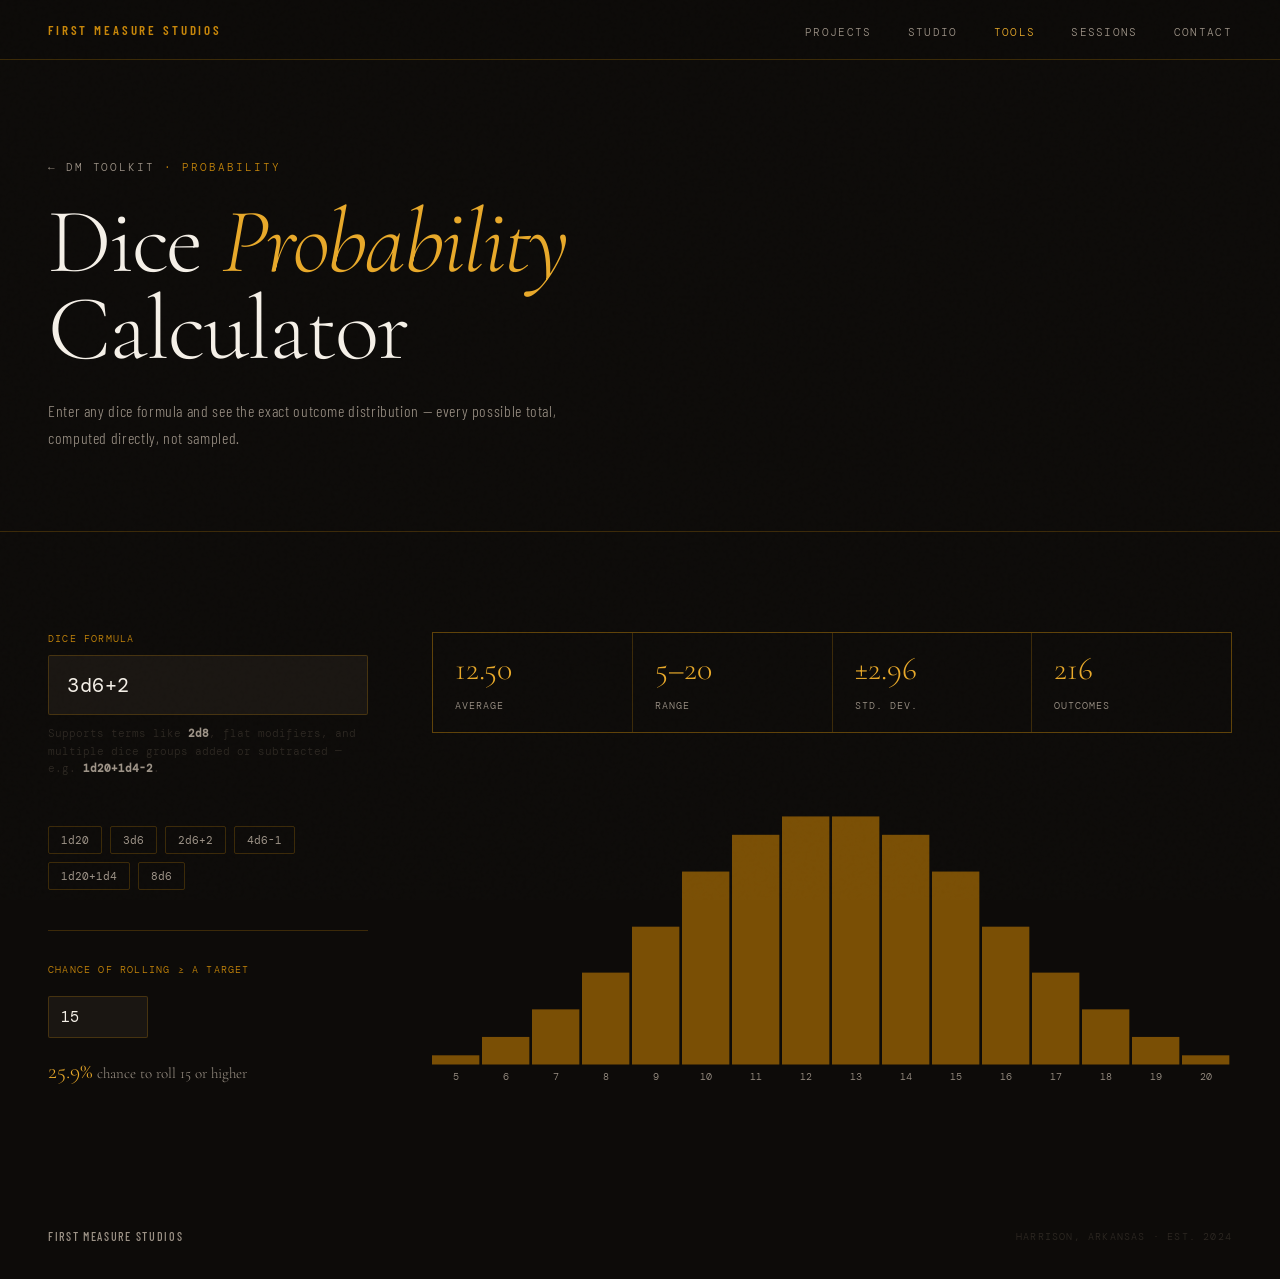
<file: tools/dice-calculator.html>
<!DOCTYPE html>
<html lang="en">
<head>
  <meta charset="UTF-8">
  <meta name="viewport" content="width=device-width, initial-scale=1.0">
  <meta name="description" content="Dice probability calculator — enter a dice formula and see the full outcome distribution.">
  <link rel="icon" href="../favicon.ico" sizes="any">
  <link rel="icon" type="image/png" sizes="16x16" href="../assets/favicon-16x16.png">
  <link rel="icon" type="image/png" sizes="32x32" href="../assets/favicon-32x32.png">
  <link rel="apple-touch-icon" href="../assets/apple-touch-icon.png">
  <link rel="manifest" href="../site.webmanifest">
  <meta name="theme-color" content="#0d0b09">

  <meta property="og:type" content="website">
  <meta property="og:title" content="Dice Probability Calculator — First Measure Studios">
  <meta property="og:description" content="Dice probability calculator — enter a dice formula and see the full outcome distribution.">
  <meta property="og:image" content="https://firstmeasurestudio.store/assets/og-image.png">
  <meta property="og:url" content="https://firstmeasurestudio.store/tools/dice-calculator.html">
  <meta name="twitter:card" content="summary_large_image">
  <meta name="twitter:title" content="Dice Probability Calculator — First Measure Studios">
  <meta name="twitter:description" content="Dice probability calculator — enter a dice formula and see the full outcome distribution.">
  <meta name="twitter:image" content="https://firstmeasurestudio.store/assets/og-image.png">

  <title>Dice Probability Calculator — First Measure Studios</title>
  <link rel="preconnect" href="https://fonts.googleapis.com">
  <link rel="preconnect" href="https://fonts.gstatic.com" crossorigin>
  <link href="https://fonts.googleapis.com/css2?family=Cormorant+Garamond:ital,wght@0,300;0,400;0,600;1,300;1,400&family=DM+Mono:wght@300;400;500&family=Barlow+Condensed:wght@300;400;500;600;700&display=swap" rel="stylesheet">
  <link rel="stylesheet" href="shared.css">
  <style>
    .calc-wrap {
      display: grid;
      grid-template-columns: 320px 1fr;
      gap: 64px;
    }

    @media (max-width: 900px) {
      .calc-wrap { grid-template-columns: 1fr; gap: 48px; }
    }

    .field-label {
      font-family: var(--mono);
      font-size: 10px;
      letter-spacing: 0.12em;
      text-transform: uppercase;
      color: var(--amber);
      margin-bottom: 10px;
      display: block;
    }

    .formula-input {
      width: 100%;
      background: var(--smoke);
      border: 0.5px solid var(--rule);
      color: var(--paper);
      font-family: var(--mono);
      font-size: 20px;
      padding: 16px 18px;
      border-radius: 2px;
      letter-spacing: 0.03em;
    }

    .formula-input:focus {
      outline: none;
      border-color: var(--amber);
    }

    .formula-hint {
      font-family: var(--mono);
      font-size: 11px;
      color: var(--ash);
      margin-top: 10px;
      line-height: 1.6;
    }

    .presets {
      display: flex;
      flex-wrap: wrap;
      gap: 8px;
      margin-top: 20px;
    }

    .preset-btn {
      font-family: var(--mono);
      font-size: 11px;
      color: var(--mist);
      background: transparent;
      border: 0.5px solid var(--rule);
      padding: 6px 12px;
      border-radius: 2px;
      cursor: pointer;
      transition: color 0.2s, border-color 0.2s;
    }

    .preset-btn:hover {
      color: var(--amber-light);
      border-color: var(--amber-dim);
    }

    .target-row {
      margin-top: 40px;
      padding-top: 32px;
      border-top: 0.5px solid var(--rule);
    }

    .target-input {
      width: 100px;
      background: var(--smoke);
      border: 0.5px solid var(--rule);
      color: var(--paper);
      font-family: var(--mono);
      font-size: 15px;
      padding: 10px 12px;
      border-radius: 2px;
      margin-top: 10px;
    }

    .target-input:focus { outline: none; border-color: var(--amber); }

    .target-result {
      margin-top: 16px;
      font-family: var(--serif);
      font-size: 15px;
      color: var(--mist);
      line-height: 1.6;
    }

    .target-result .amt { color: var(--amber-light); font-size: 22px; }

    .stat-grid {
      display: grid;
      grid-template-columns: repeat(4, 1fr);
      gap: 1px;
      background: var(--rule);
      border: 0.5px solid var(--rule);
      margin-bottom: 48px;
    }

    .stat-cell {
      background: var(--ink);
      padding: 20px 22px;
    }

    .stat-cell .stat-num {
      font-family: var(--serif);
      font-size: 32px;
      font-weight: 300;
      color: var(--amber-light);
      line-height: 1;
      margin-bottom: 8px;
      display: block;
    }

    .stat-cell .stat-label {
      font-family: var(--mono);
      font-size: 10px;
      letter-spacing: 0.1em;
      color: var(--mist);
      text-transform: uppercase;
    }

    @media (max-width: 600px) {
      .stat-grid { grid-template-columns: 1fr 1fr; }
    }

    .chart-area {
      position: relative;
      width: 100%;
    }

    .chart-area svg { width: 100%; height: auto; display: block; }

    .bar { fill: var(--amber-dim); transition: fill 0.15s ease; }
    .bar:hover { fill: var(--amber-light); }
    .bar-label, .bar-pct {
      font-family: var(--mono);
      fill: var(--mist);
    }

    .error-msg {
      font-family: var(--mono);
      font-size: 12px;
      color: #c85a0a;
      margin-top: 12px;
      min-height: 16px;
    }
  </style>
</head>
<body>

  <!-- NAV -->
  <nav>
    <a href="../index.html" class="nav-wordmark">First Measure Studios</a>
    <ul class="nav-links">
      <li><a href="../index.html#projects">Projects</a></li>
      <li><a href="../index.html#studio">Studio</a></li>
      <li><a href="index.html" class="nav-active">Tools</a></li>
      <li><a href="../show.html">Sessions</a></li>
      <li><a href="../index.html#contact">Contact</a></li>
    </ul>
  </nav>

  <!-- PAGE HEADER -->
  <div class="page-header">
    <p class="page-eyebrow"><a href="index.html">&larr; DM Toolkit</a> &middot; Probability</p>
    <h1 class="page-title">Dice <em>Probability</em><br>Calculator</h1>
    <p class="page-sub">Enter any dice formula and see the exact outcome distribution &mdash; every possible total, computed directly, not sampled.</p>
  </div>

  <!-- CALCULATOR -->
  <section id="calculator">
    <div class="calc-wrap">

      <!-- INPUT COLUMN -->
      <div>
        <label class="field-label" for="formula">Dice Formula</label>
        <input id="formula" class="formula-input" type="text" value="3d6+2" autocomplete="off" spellcheck="false">
        <p class="formula-hint">Supports terms like <strong style="color:var(--mist)">2d8</strong>, flat modifiers, and multiple dice groups added or subtracted &mdash; e.g. <strong style="color:var(--mist)">1d20+1d4-2</strong>.</p>
        <div class="error-msg" id="error"></div>

        <div class="presets">
          <button class="preset-btn" data-formula="1d20">1d20</button>
          <button class="preset-btn" data-formula="3d6">3d6</button>
          <button class="preset-btn" data-formula="2d6+2">2d6+2</button>
          <button class="preset-btn" data-formula="4d6-1">4d6-1</button>
          <button class="preset-btn" data-formula="1d20+1d4">1d20+1d4</button>
          <button class="preset-btn" data-formula="8d6">8d6</button>
        </div>

        <div class="target-row">
          <label class="field-label" for="target">Chance of rolling &ge; a target</label>
          <input id="target" class="target-input" type="number" value="15">
          <div class="target-result" id="target-result"></div>
        </div>
      </div>

      <!-- RESULTS COLUMN -->
      <div>
        <div class="stat-grid" id="stat-grid"></div>
        <div class="chart-area" id="chart-area"></div>
      </div>

    </div>
  </section>

  <!-- FOOTER -->
  <footer>
    <span class="footer-word">First Measure Studios</span>
    <span class="footer-meta">Harrison, Arkansas &middot; Est. 2024</span>
  </footer>

  <script>
    // ---------- Formula parsing ----------
    // Grammar: term (('+'|'-') term)*   where term = NdM | N
    function parseFormula(raw) {
      const cleaned = raw.replace(/\s+/g, '').toLowerCase();
      if (!cleaned) throw new Error('Enter a formula.');
      if (!/^[0-9d+\-]+$/.test(cleaned)) throw new Error('Only digits, "d", "+", and "-" are allowed.');

      // split into signed tokens, keeping the sign attached
      const tokens = cleaned.match(/[+-]?[^+-]+/g);
      if (!tokens) throw new Error('Could not read that formula.');

      const terms = [];
      for (const tok of tokens) {
        let sign = 1;
        let body = tok;
        if (body[0] === '+') { body = body.slice(1); }
        else if (body[0] === '-') { sign = -1; body = body.slice(1); }

        if (body.includes('d')) {
          const [nStr, mStr] = body.split('d');
          const n = nStr === '' ? 1 : parseInt(nStr, 10);
          const m = parseInt(mStr, 10);
          if (!n || !m || n < 1 || m < 2) throw new Error('Dice terms need a die count and at least a d2.');
          if (n > 100) throw new Error('Max 100 dice per term.');
          if (m > 1000) throw new Error('Max 1000 sides per die.');
          if (n * m > 20000) throw new Error('That formula is too large to compute exactly.');
          terms.push({ type: 'dice', sign, n, m });
        } else {
          const val = parseInt(body, 10);
          if (Number.isNaN(val)) throw new Error('Could not read "' + tok + '".');
          terms.push({ type: 'flat', sign, val });
        }
      }
      return terms;
    }

    // Distribution as an object: { minTotal, counts: [ ... ] } where counts[i] = ways to roll (minTotal + i)
    function singleDieDist(m) {
      return { min: 1, counts: new Array(m).fill(1) };
    }

    function convolve(a, b) {
      const min = a.min + b.min;
      const len = (a.counts.length - 1) + (b.counts.length - 1) + 1;
      const counts = new Array(len).fill(0);
      for (let i = 0; i < a.counts.length; i++) {
        if (a.counts[i] === 0) continue;
        for (let j = 0; j < b.counts.length; j++) {
          counts[i + j] += a.counts[i] * b.counts[j];
        }
      }
      return { min, counts };
    }

    function shiftDist(dist, amount) {
      return { min: dist.min + amount, counts: dist.counts.slice() };
    }

    function negateDist(dist) {
      // reverse and negate the total range: values become -(min..max)
      const max = dist.min + dist.counts.length - 1;
      return { min: -max, counts: dist.counts.slice().reverse() };
    }

    function buildDistribution(terms) {
      let dist = { min: 0, counts: [1] }; // represents the constant 0
      for (const term of terms) {
        let termDist;
        if (term.type === 'flat') {
          termDist = { min: term.val, counts: [1] };
        } else {
          let d = singleDieDist(term.m);
          for (let i = 1; i < term.n; i++) {
            d = convolve(d, singleDieDist(term.m));
          }
          termDist = d;
        }
        if (term.sign === -1) termDist = negateDist(termDist);
        dist = convolve(dist, termDist);
      }
      return dist;
    }

    function distStats(dist) {
      let total = 0;
      for (const c of dist.counts) total += c;
      let mean = 0;
      for (let i = 0; i < dist.counts.length; i++) {
        mean += (dist.min + i) * dist.counts[i];
      }
      mean /= total;
      let variance = 0;
      for (let i = 0; i < dist.counts.length; i++) {
        variance += dist.counts[i] * Math.pow((dist.min + i) - mean, 2);
      }
      variance /= total;
      const stdDev = Math.sqrt(variance);
      const max = dist.min + dist.counts.length - 1;
      return { total, mean, stdDev, min: dist.min, max };
    }

    function chanceAtLeast(dist, target, total) {
      let ways = 0;
      for (let i = 0; i < dist.counts.length; i++) {
        const value = dist.min + i;
        if (value >= target) ways += dist.counts[i];
      }
      return ways / total;
    }

    // ---------- Rendering ----------
    function renderStats(stats) {
      const grid = document.getElementById('stat-grid');
      grid.innerHTML = `
        <div class="stat-cell"><span class="stat-num">${stats.mean.toFixed(2)}</span><span class="stat-label">Average</span></div>
        <div class="stat-cell"><span class="stat-num">${stats.min}&ndash;${stats.max}</span><span class="stat-label">Range</span></div>
        <div class="stat-cell"><span class="stat-num">&plusmn;${stats.stdDev.toFixed(2)}</span><span class="stat-label">Std. Dev.</span></div>
        <div class="stat-cell"><span class="stat-num">${stats.total.toLocaleString()}</span><span class="stat-label">Outcomes</span></div>
      `;
    }

    function renderChart(dist, total) {
      const area = document.getElementById('chart-area');
      const n = dist.counts.length;
      const w = 900;
      const barGap = 3;
      const barW = Math.max(2, (w - (n - 1) * barGap) / n);
      const chartH = 320;
      const maxCount = Math.max(...dist.counts);
      const showLabels = n <= 40;

      let bars = '';
      for (let i = 0; i < n; i++) {
        const value = dist.min + i;
        const count = dist.counts[i];
        const pct = (count / total * 100);
        const h = maxCount > 0 ? (count / maxCount) * (chartH - 40) : 0;
        const x = i * (barW + barGap);
        const y = chartH - h;
        bars += `<rect class="bar" x="${x.toFixed(2)}" y="${y.toFixed(2)}" width="${barW.toFixed(2)}" height="${h.toFixed(2)}"><title>${value}: ${pct.toFixed(2)}%</title></rect>`;
        if (showLabels) {
          bars += `<text class="bar-label" x="${(x + barW / 2).toFixed(2)}" y="${chartH + 18}" font-size="11" text-anchor="middle">${value}</text>`;
        }
      }

      const svgW = n * (barW + barGap);
      area.innerHTML = `<svg viewBox="0 0 ${svgW.toFixed(2)} ${chartH + 32}" preserveAspectRatio="none">${bars}</svg>`;
    }

    function update() {
      const formulaInput = document.getElementById('formula');
      const errorEl = document.getElementById('error');
      const targetInput = document.getElementById('target');
      const targetResult = document.getElementById('target-result');

      errorEl.textContent = '';

      let terms;
      try {
        terms = parseFormula(formulaInput.value);
      } catch (e) {
        errorEl.textContent = e.message;
        return;
      }

      const dist = buildDistribution(terms);
      const stats = distStats(dist);
      renderStats(stats);
      renderChart(dist, stats.total);

      const target = parseInt(targetInput.value, 10);
      if (!Number.isNaN(target)) {
        const chance = chanceAtLeast(dist, target, stats.total);
        targetResult.innerHTML = `<span class="amt">${(chance * 100).toFixed(1)}%</span> chance to roll ${target} or higher`;
      } else {
        targetResult.textContent = '';
      }
    }

    document.getElementById('formula').addEventListener('input', update);
    document.getElementById('target').addEventListener('input', update);
    document.querySelectorAll('.preset-btn').forEach(btn => {
      btn.addEventListener('click', () => {
        document.getElementById('formula').value = btn.dataset.formula;
        update();
      });
    });

    update();
  </script>

</body>
</html>
</file>
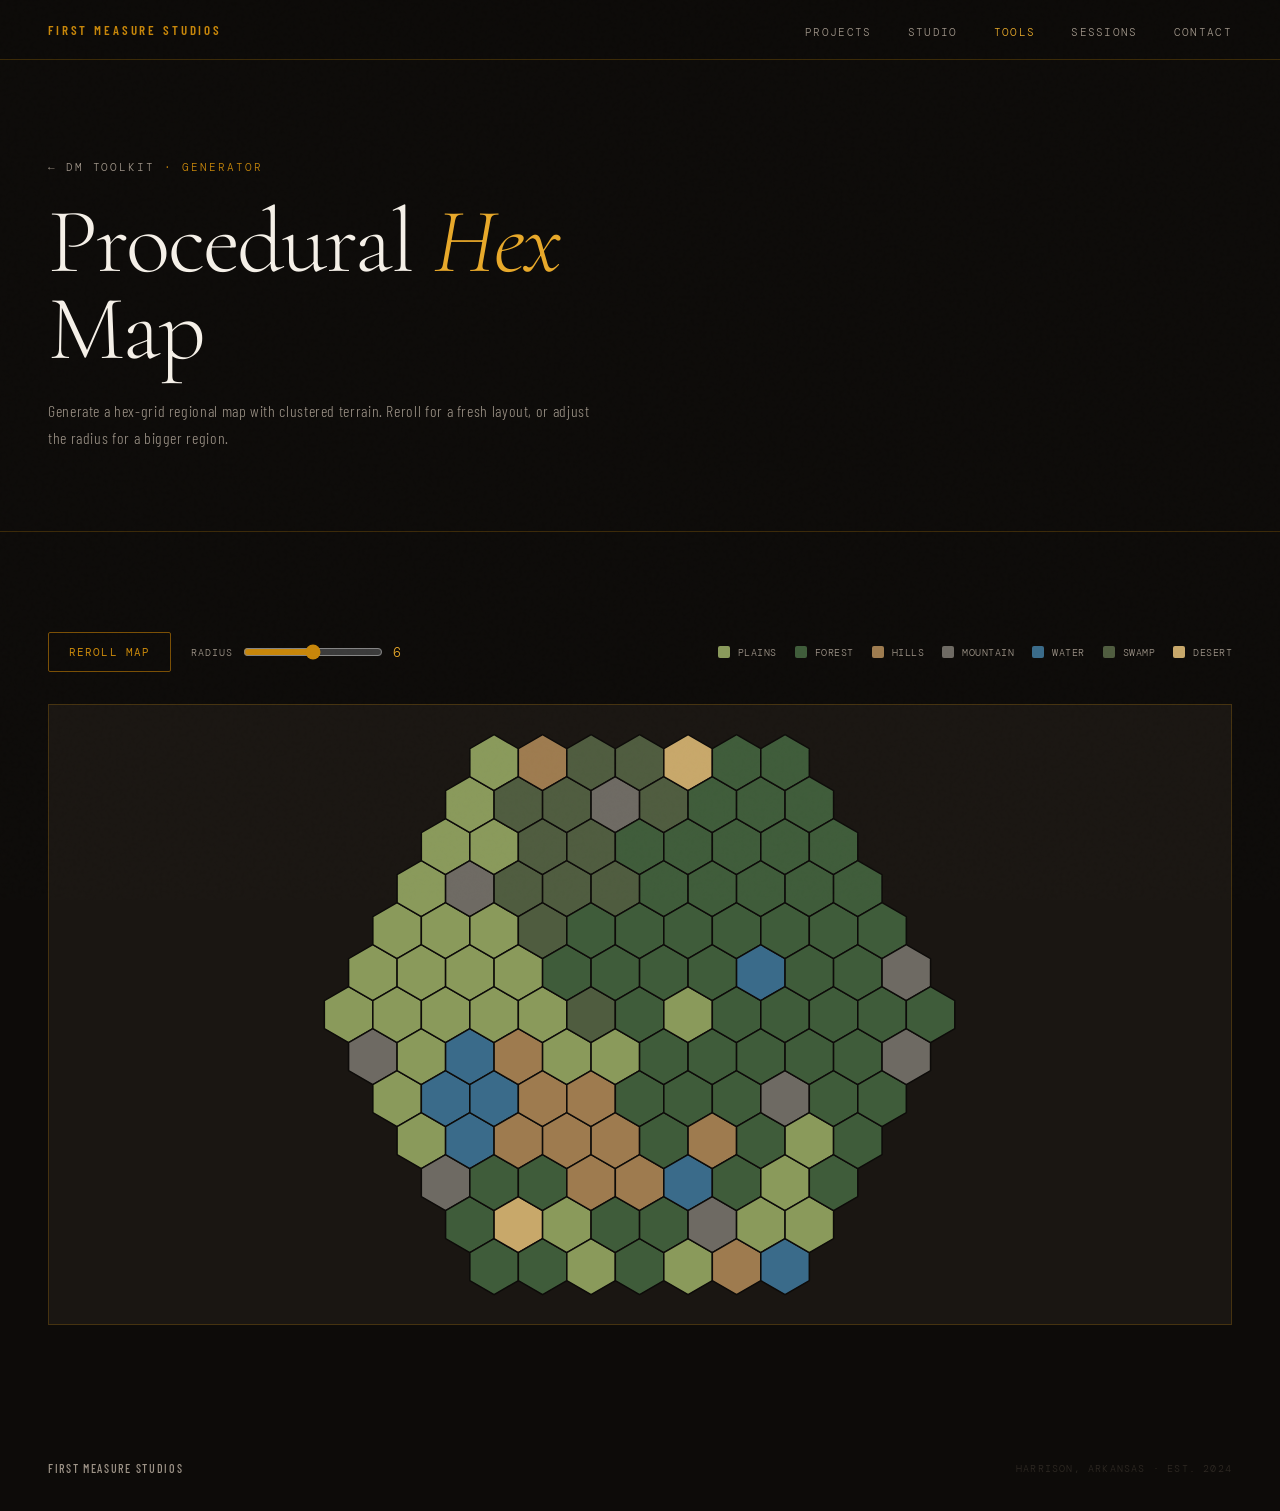
<file: tools/hex-map.html>
<!DOCTYPE html>
<html lang="en">
<head>
  <meta charset="UTF-8">
  <meta name="viewport" content="width=device-width, initial-scale=1.0">
  <meta name="description" content="Procedural hex map generator — generate a hex-grid regional map on demand, with a reroll for a fresh layout.">
  <link rel="icon" href="../favicon.ico" sizes="any">
  <link rel="icon" type="image/png" sizes="16x16" href="../assets/favicon-16x16.png">
  <link rel="icon" type="image/png" sizes="32x32" href="../assets/favicon-32x32.png">
  <link rel="apple-touch-icon" href="../assets/apple-touch-icon.png">
  <link rel="manifest" href="../site.webmanifest">
  <meta name="theme-color" content="#0d0b09">

  <meta property="og:type" content="website">
  <meta property="og:title" content="Procedural Hex Map — First Measure Studios">
  <meta property="og:description" content="Procedural hex map generator — generate a hex-grid regional map on demand, with a reroll for a fresh layout.">
  <meta property="og:image" content="https://firstmeasurestudio.store/assets/og-image.png">
  <meta property="og:url" content="https://firstmeasurestudio.store/tools/hex-map.html">
  <meta name="twitter:card" content="summary_large_image">
  <meta name="twitter:title" content="Procedural Hex Map — First Measure Studios">
  <meta name="twitter:description" content="Procedural hex map generator — generate a hex-grid regional map on demand, with a reroll for a fresh layout.">
  <meta name="twitter:image" content="https://firstmeasurestudio.store/assets/og-image.png">

  <title>Procedural Hex Map — First Measure Studios</title>
  <link rel="preconnect" href="https://fonts.googleapis.com">
  <link rel="preconnect" href="https://fonts.gstatic.com" crossorigin>
  <link href="https://fonts.googleapis.com/css2?family=Cormorant+Garamond:ital,wght@0,300;0,400;0,600;1,300;1,400&family=DM+Mono:wght@300;400;500&family=Barlow+Condensed:wght@300;400;500;600;700&display=swap" rel="stylesheet">
  <link rel="stylesheet" href="shared.css">
  <style>
    .controls {
      display: flex;
      flex-wrap: wrap;
      gap: 20px;
      align-items: center;
      margin-bottom: 32px;
    }

    .btn {
      font-family: var(--mono); font-size: 11px; letter-spacing: 0.1em; text-transform: uppercase;
      padding: 12px 20px; border-radius: 2px; cursor: pointer;
      border: 0.5px solid var(--amber-dim); background: transparent; color: var(--amber);
      transition: color 0.2s, background 0.2s, border-color 0.2s;
    }
    .btn:hover { color: var(--ink); background: var(--amber); border-color: var(--amber); }

    .radius-field { display: flex; align-items: center; gap: 10px; }
    .radius-field label { font-family: var(--mono); font-size: 10px; letter-spacing: 0.1em; text-transform: uppercase; color: var(--mist); }
    .radius-field input[type="range"] { width: 140px; accent-color: var(--amber); }
    .radius-val { font-family: var(--mono); font-size: 13px; color: var(--amber-light); width: 20px; }

    .legend {
      display: flex;
      gap: 18px;
      flex-wrap: wrap;
      margin-left: auto;
    }
    .legend-item { display: flex; align-items: center; gap: 8px; font-family: var(--mono); font-size: 10px; letter-spacing: 0.05em; color: var(--mist); text-transform: uppercase; }
    .legend-swatch { width: 12px; height: 12px; border-radius: 2px; }

    .map-frame {
      border: 0.5px solid var(--rule);
      background: var(--smoke);
      display: flex;
      align-items: center;
      justify-content: center;
      padding: 24px;
    }

    .map-frame svg { max-width: 100%; height: auto; }

    .hex { stroke: var(--ink); stroke-width: 1.5; }
    .hex-label { font-family: var(--mono); font-size: 8px; fill: rgba(13,11,9,0.35); text-anchor: middle; pointer-events: none; }
  </style>
</head>
<body>

  <nav>
    <a href="../index.html" class="nav-wordmark">First Measure Studios</a>
    <ul class="nav-links">
      <li><a href="../index.html#projects">Projects</a></li>
      <li><a href="../index.html#studio">Studio</a></li>
      <li><a href="index.html" class="nav-active">Tools</a></li>
      <li><a href="../show.html">Sessions</a></li>
      <li><a href="../index.html#contact">Contact</a></li>
    </ul>
  </nav>

  <div class="page-header">
    <p class="page-eyebrow"><a href="index.html">&larr; DM Toolkit</a> &middot; Generator</p>
    <h1 class="page-title">Procedural <em>Hex</em><br>Map</h1>
    <p class="page-sub">Generate a hex-grid regional map with clustered terrain. Reroll for a fresh layout, or adjust the radius for a bigger region.</p>
  </div>

  <section id="hexmap">
    <div class="controls">
      <button class="btn" id="reroll">Reroll Map</button>
      <div class="radius-field">
        <label for="radius">Radius</label>
        <input id="radius" type="range" min="3" max="9" value="6">
        <span class="radius-val" id="radius-val">6</span>
      </div>
      <div class="legend" id="legend"></div>
    </div>

    <div class="map-frame">
      <svg id="hex-svg"></svg>
    </div>
  </section>

  <footer>
    <span class="footer-word">First Measure Studios</span>
    <span class="footer-meta">Harrison, Arkansas &middot; Est. 2024</span>
  </footer>

  <script>
    const terrains = [
      { key: 'plains',  color: '#8a9a5b', weight: 4 },
      { key: 'forest',  color: '#3f5c3a', weight: 4 },
      { key: 'hills',   color: '#9e7b4f', weight: 3 },
      { key: 'mountain',color: '#6e6a63', weight: 2 },
      { key: 'water',   color: '#3a6b8a', weight: 2 },
      { key: 'swamp',   color: '#4f5c3f', weight: 1 },
      { key: 'desert',  color: '#c8a86a', weight: 1 }
    ];

    function renderLegend() {
      document.getElementById('legend').innerHTML = terrains.map(t => `
        <div class="legend-item"><span class="legend-swatch" style="background:${t.color}"></span>${t.key}</div>
      `).join('');
    }

    function axialToPixel(q, r, size) {
      const x = size * (Math.sqrt(3) * q + Math.sqrt(3) / 2 * r);
      const y = size * (3 / 2 * r);
      return { x, y };
    }

    function hexPoints(cx, cy, size) {
      let pts = [];
      for (let i = 0; i < 6; i++) {
        const angle = Math.PI / 180 * (60 * i - 30);
        pts.push(`${(cx + size * Math.cos(angle)).toFixed(2)},${(cy + size * Math.sin(angle)).toFixed(2)}`);
      }
      return pts.join(' ');
    }

    function weightedPick() {
      const totalWeight = terrains.reduce((s, t) => s + t.weight, 0);
      let roll = Math.random() * totalWeight;
      for (const t of terrains) {
        if (roll < t.weight) return t;
        roll -= t.weight;
      }
      return terrains[0];
    }

    function generateMap(radius) {
      const cells = [];
      for (let q = -radius; q <= radius; q++) {
        const r1 = Math.max(-radius, -q - radius);
        const r2 = Math.min(radius, -q + radius);
        for (let r = r1; r <= r2; r++) {
          cells.push({ q, r });
        }
      }

      // Simple clustering: assign a terrain seed to a handful of cells, then let
      // remaining cells lean toward whichever seed is nearest, with randomness mixed in.
      const seedCount = Math.max(4, Math.floor(cells.length / 8));
      const seeds = [];
      const shuffled = [...cells].sort(() => Math.random() - 0.5);
      for (let i = 0; i < seedCount; i++) {
        seeds.push({ cell: shuffled[i], terrain: weightedPick() });
      }

      const assigned = cells.map(c => {
        let nearest = seeds[0];
        let bestDist = Infinity;
        for (const s of seeds) {
          const dq = c.q - s.cell.q, dr = c.r - s.cell.r;
          const dist = (Math.abs(dq) + Math.abs(dr) + Math.abs(dq + dr)) / 2;
          if (dist < bestDist) { bestDist = dist; nearest = s; }
        }
        // 75% follow the nearest seed's terrain, 25% roll independently for texture
        const terrain = Math.random() < 0.75 ? nearest.terrain : weightedPick();
        return { ...c, terrain };
      });

      return assigned;
    }

    function render() {
      const radius = parseInt(document.getElementById('radius').value, 10);
      document.getElementById('radius-val').textContent = radius;

      const size = 28;
      const cells = generateMap(radius);

      const positions = cells.map(c => ({ ...c, ...axialToPixel(c.q, c.r, size) }));
      const xs = positions.map(p => p.x);
      const ys = positions.map(p => p.y);
      const minX = Math.min(...xs) - size * 1.2;
      const maxX = Math.max(...xs) + size * 1.2;
      const minY = Math.min(...ys) - size * 1.2;
      const maxY = Math.max(...ys) + size * 1.2;

      const svg = document.getElementById('hex-svg');
      svg.setAttribute('viewBox', `${minX} ${minY} ${maxX - minX} ${maxY - minY}`);
      svg.setAttribute('width', Math.min(900, maxX - minX));

      svg.innerHTML = positions.map(p => `
        <polygon class="hex" points="${hexPoints(p.x, p.y, size)}" fill="${p.terrain.color}">
          <title>${p.terrain.key} (${p.q}, ${p.r})</title>
        </polygon>
      `).join('');
    }

    document.getElementById('reroll').addEventListener('click', render);
    document.getElementById('radius').addEventListener('input', render);

    renderLegend();
    render();
  </script>

</body>
</html>
</file>
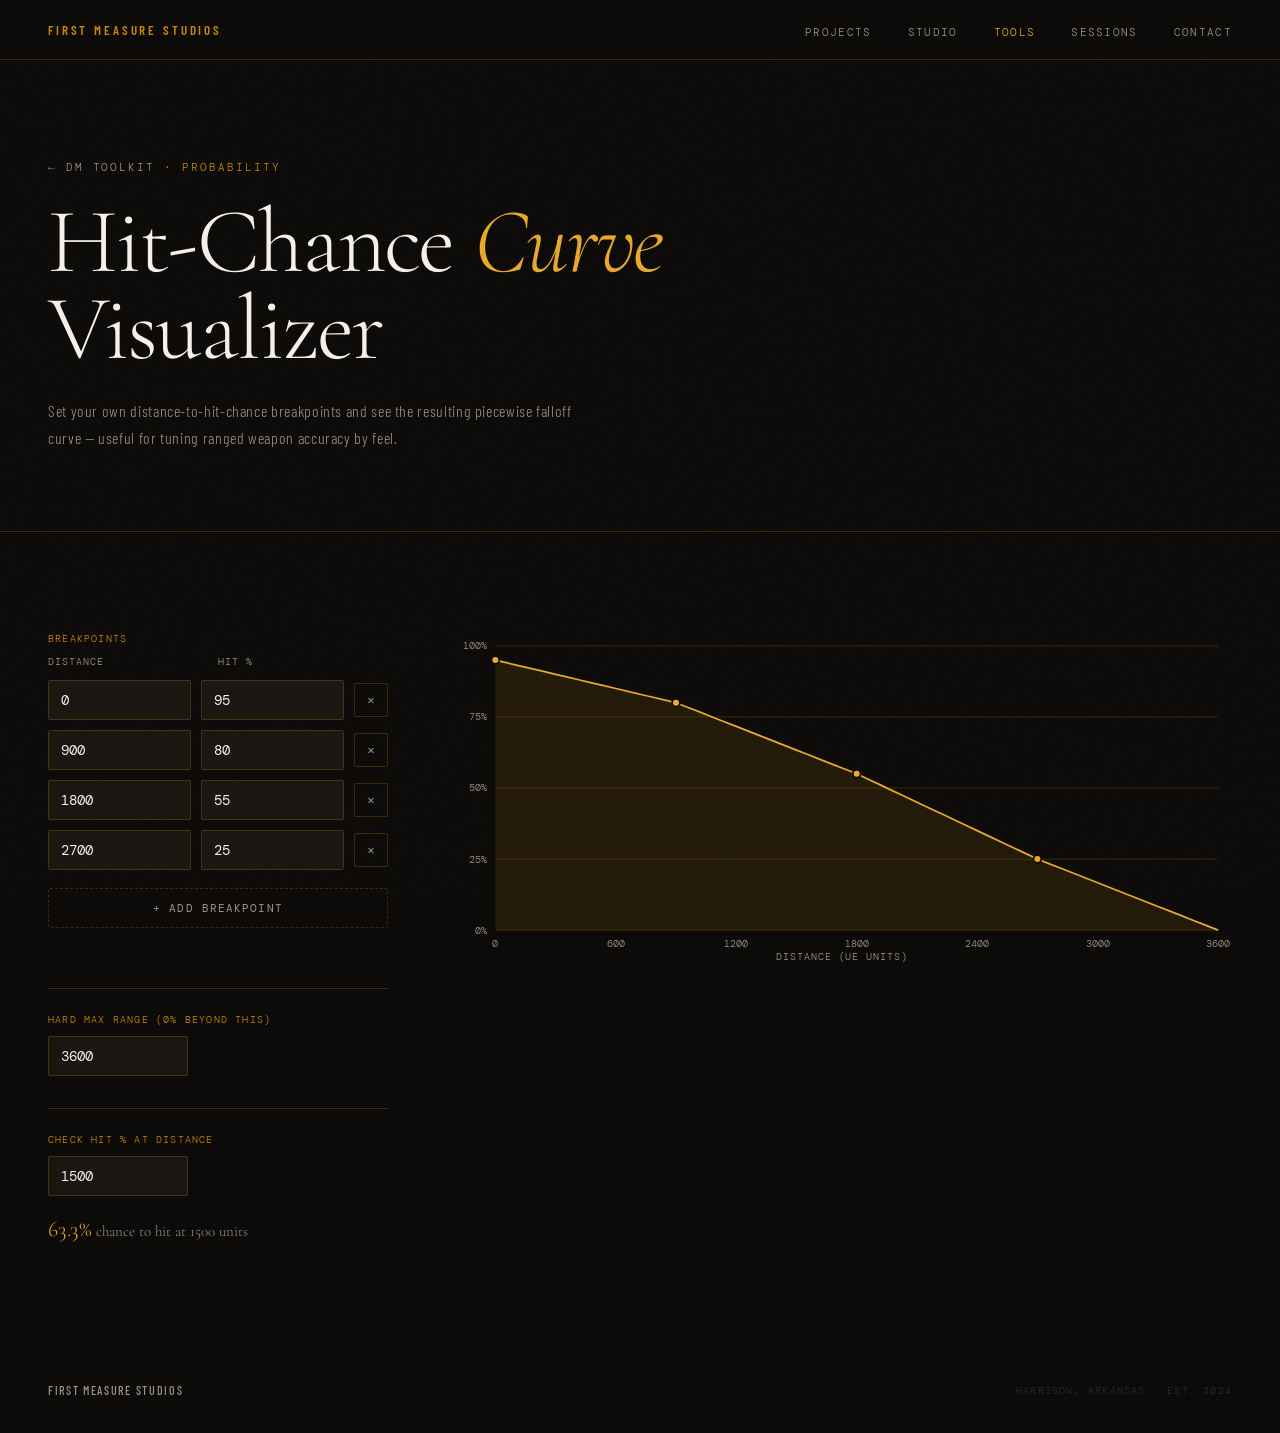
<file: tools/hit-chance.html>
<!DOCTYPE html>
<html lang="en">
<head>
  <meta charset="UTF-8">
  <meta name="viewport" content="width=device-width, initial-scale=1.0">
  <meta name="description" content="Hit-chance curve visualizer — plot a distance-to-hit-chance falloff curve from your own breakpoints.">
  <link rel="icon" href="../favicon.ico" sizes="any">
  <link rel="icon" type="image/png" sizes="16x16" href="../assets/favicon-16x16.png">
  <link rel="icon" type="image/png" sizes="32x32" href="../assets/favicon-32x32.png">
  <link rel="apple-touch-icon" href="../assets/apple-touch-icon.png">
  <link rel="manifest" href="../site.webmanifest">
  <meta name="theme-color" content="#0d0b09">

  <meta property="og:type" content="website">
  <meta property="og:title" content="Hit-Chance Curve Visualizer — First Measure Studios">
  <meta property="og:description" content="Hit-chance curve visualizer — plot a distance-to-hit-chance falloff curve from your own breakpoints.">
  <meta property="og:image" content="https://firstmeasurestudio.store/assets/og-image.png">
  <meta property="og:url" content="https://firstmeasurestudio.store/tools/hit-chance.html">
  <meta name="twitter:card" content="summary_large_image">
  <meta name="twitter:title" content="Hit-Chance Curve Visualizer — First Measure Studios">
  <meta name="twitter:description" content="Hit-chance curve visualizer — plot a distance-to-hit-chance falloff curve from your own breakpoints.">
  <meta name="twitter:image" content="https://firstmeasurestudio.store/assets/og-image.png">

  <title>Hit-Chance Curve Visualizer — First Measure Studios</title>
  <link rel="preconnect" href="https://fonts.googleapis.com">
  <link rel="preconnect" href="https://fonts.gstatic.com" crossorigin>
  <link href="https://fonts.googleapis.com/css2?family=Cormorant+Garamond:ital,wght@0,300;0,400;0,600;1,300;1,400&family=DM+Mono:wght@300;400;500&family=Barlow+Condensed:wght@300;400;500;600;700&display=swap" rel="stylesheet">
  <link rel="stylesheet" href="shared.css">
  <style>
    .layout { display: grid; grid-template-columns: 340px 1fr; gap: 64px; }
    @media (max-width: 900px) { .layout { grid-template-columns: 1fr; gap: 48px; } }

    .field-label {
      font-family: var(--mono); font-size: 10px; letter-spacing: 0.12em;
      text-transform: uppercase; color: var(--amber); margin-bottom: 10px; display: block;
    }

    .bp-row {
      display: grid;
      grid-template-columns: 1fr 1fr auto;
      gap: 10px;
      align-items: center;
      margin-bottom: 10px;
    }

    .bp-row input {
      width: 100%;
      background: var(--smoke);
      border: 0.5px solid var(--rule);
      color: var(--paper);
      font-family: var(--mono);
      font-size: 14px;
      padding: 10px 12px;
      border-radius: 2px;
    }

    .bp-row input:focus { outline: none; border-color: var(--amber); }

    .bp-remove {
      background: transparent;
      border: 0.5px solid var(--rule);
      color: var(--mist);
      font-family: var(--mono);
      font-size: 13px;
      width: 34px; height: 34px;
      border-radius: 2px;
      cursor: pointer;
      transition: color 0.2s, border-color 0.2s;
    }

    .bp-remove:hover { color: #c85a0a; border-color: #c85a0a; }

    .bp-header {
      display: grid;
      grid-template-columns: 1fr 1fr auto;
      gap: 10px;
      margin-bottom: 12px;
    }

    .bp-header span {
      font-family: var(--mono);
      font-size: 10px;
      letter-spacing: 0.1em;
      text-transform: uppercase;
      color: var(--mist);
    }

    .add-btn {
      margin-top: 8px;
      width: 100%;
      background: transparent;
      border: 0.5px dashed var(--rule);
      color: var(--mist);
      font-family: var(--mono);
      font-size: 11px;
      letter-spacing: 0.1em;
      text-transform: uppercase;
      padding: 12px;
      border-radius: 2px;
      cursor: pointer;
      transition: color 0.2s, border-color 0.2s;
    }

    .add-btn:hover { color: var(--amber-light); border-color: var(--amber-dim); }

    .max-range-row { margin-top: 32px; padding-top: 24px; border-top: 0.5px solid var(--rule); }
    .max-range-row input {
      width: 140px;
      background: var(--smoke);
      border: 0.5px solid var(--rule);
      color: var(--paper);
      font-family: var(--mono);
      font-size: 14px;
      padding: 10px 12px;
      border-radius: 2px;
    }
    .max-range-row input:focus { outline: none; border-color: var(--amber); }

    .probe-row { margin-top: 32px; padding-top: 24px; border-top: 0.5px solid var(--rule); }
    .probe-row input {
      width: 140px;
      background: var(--smoke);
      border: 0.5px solid var(--rule);
      color: var(--paper);
      font-family: var(--mono);
      font-size: 14px;
      padding: 10px 12px;
      border-radius: 2px;
    }
    .probe-row input:focus { outline: none; border-color: var(--amber); }
    .probe-result {
      margin-top: 16px;
      font-family: var(--serif);
      font-size: 15px;
      color: var(--mist);
      line-height: 1.6;
    }
    .probe-result .amt { color: var(--amber-light); font-size: 22px; }

    .chart-area { width: 100%; }
    .chart-area svg { width: 100%; height: auto; display: block; overflow: visible; }

    .curve-line { fill: none; stroke: var(--amber-light); stroke-width: 2; }
    .curve-fill { fill: rgba(200,135,10,0.12); }
    .grid-line { stroke: var(--rule); stroke-width: 1; }
    .bp-dot { fill: var(--amber-light); stroke: var(--ink); stroke-width: 2; }
    .axis-label { font-family: var(--mono); fill: var(--mist); font-size: 11px; }

    .error-msg { font-family: var(--mono); font-size: 12px; color: #c85a0a; margin-top: 12px; min-height: 16px; }
  </style>
</head>
<body>

  <nav>
    <a href="../index.html" class="nav-wordmark">First Measure Studios</a>
    <ul class="nav-links">
      <li><a href="../index.html#projects">Projects</a></li>
      <li><a href="../index.html#studio">Studio</a></li>
      <li><a href="index.html" class="nav-active">Tools</a></li>
      <li><a href="../show.html">Sessions</a></li>
      <li><a href="../index.html#contact">Contact</a></li>
    </ul>
  </nav>

  <div class="page-header">
    <p class="page-eyebrow"><a href="index.html">&larr; DM Toolkit</a> &middot; Probability</p>
    <h1 class="page-title">Hit-Chance <em>Curve</em><br>Visualizer</h1>
    <p class="page-sub">Set your own distance-to-hit-chance breakpoints and see the resulting piecewise falloff curve &mdash; useful for tuning ranged weapon accuracy by feel.</p>
  </div>

  <section id="visualizer">
    <div class="layout">

      <div>
        <label class="field-label">Breakpoints</label>
        <div class="bp-header"><span>Distance</span><span>Hit %</span><span></span></div>
        <div id="bp-list"></div>
        <button class="add-btn" id="add-bp">+ Add Breakpoint</button>
        <div class="error-msg" id="error"></div>

        <div class="max-range-row">
          <label class="field-label" for="max-range">Hard Max Range (0% beyond this)</label>
          <input id="max-range" type="number" value="3600">
        </div>

        <div class="probe-row">
          <label class="field-label" for="probe">Check hit % at distance</label>
          <input id="probe" type="number" value="1500">
          <div class="probe-result" id="probe-result"></div>
        </div>
      </div>

      <div>
        <div class="chart-area" id="chart-area"></div>
      </div>

    </div>
  </section>

  <footer>
    <span class="footer-word">First Measure Studios</span>
    <span class="footer-meta">Harrison, Arkansas &middot; Est. 2024</span>
  </footer>

  <script>
    let breakpoints = [
      { d: 0, h: 95 },
      { d: 900, h: 80 },
      { d: 1800, h: 55 },
      { d: 2700, h: 25 }
    ];

    function renderBpList() {
      const list = document.getElementById('bp-list');
      list.innerHTML = '';
      breakpoints.forEach((bp, i) => {
        const row = document.createElement('div');
        row.className = 'bp-row';
        row.innerHTML = `
          <input type="number" value="${bp.d}" data-i="${i}" data-field="d">
          <input type="number" value="${bp.h}" data-i="${i}" data-field="h" min="0" max="100">
          <button class="bp-remove" data-i="${i}" title="Remove">&times;</button>
        `;
        list.appendChild(row);
      });

      list.querySelectorAll('input').forEach(inp => {
        inp.addEventListener('input', () => {
          const i = parseInt(inp.dataset.i, 10);
          const field = inp.dataset.field;
          const val = parseFloat(inp.value);
          if (!Number.isNaN(val)) breakpoints[i][field] = val;
          update();
        });
      });

      list.querySelectorAll('.bp-remove').forEach(btn => {
        btn.addEventListener('click', () => {
          const i = parseInt(btn.dataset.i, 10);
          if (breakpoints.length <= 2) return;
          breakpoints.splice(i, 1);
          renderBpList();
          update();
        });
      });
    }

    document.getElementById('add-bp').addEventListener('click', () => {
      const last = breakpoints[breakpoints.length - 1];
      breakpoints.push({ d: last.d + 500, h: Math.max(0, last.h - 20) });
      renderBpList();
      update();
    });

    function validate() {
      const errorEl = document.getElementById('error');
      const sorted = [...breakpoints].sort((a, b) => a.d - b.d);
      const ds = sorted.map(b => b.d);
      const isSorted = breakpoints.every((b, i) => i === 0 || b.d > breakpoints[i - 1].d);
      if (!isSorted) {
        errorEl.textContent = 'Breakpoints should be entered in increasing distance order.';
        return false;
      }
      errorEl.textContent = '';
      return true;
    }

    function hitChanceAt(distance, maxRange) {
      if (distance <= breakpoints[0].d) return breakpoints[0].h;
      for (let i = 0; i < breakpoints.length - 1; i++) {
        const a = breakpoints[i], b = breakpoints[i + 1];
        if (distance >= a.d && distance <= b.d) {
          const t = (distance - a.d) / (b.d - a.d);
          return a.h + t * (b.h - a.h);
        }
      }
      const last = breakpoints[breakpoints.length - 1];
      if (distance >= maxRange) return 0;
      const t = (distance - last.d) / (maxRange - last.d);
      return Math.max(0, last.h * (1 - t));
    }

    function renderChart(maxRange) {
      const w = 900, h = 380;
      const padL = 50, padB = 36, padT = 16, padR = 16;
      const plotW = w - padL - padR;
      const plotH = h - padT - padB;

      const xMax = maxRange;
      const yMax = 100;

      const xToPx = d => padL + (d / xMax) * plotW;
      const yToPx = pct => padT + plotH - (pct / yMax) * plotH;

      let points = [];
      const steps = 60;
      for (let i = 0; i <= steps; i++) {
        const d = (i / steps) * xMax;
        points.push([d, hitChanceAt(d, maxRange)]);
      }

      const pathD = points.map((p, i) => `${i === 0 ? 'M' : 'L'} ${xToPx(p[0]).toFixed(1)} ${yToPx(p[1]).toFixed(1)}`).join(' ');
      const fillD = pathD + ` L ${xToPx(xMax).toFixed(1)} ${yToPx(0).toFixed(1)} L ${xToPx(0).toFixed(1)} ${yToPx(0).toFixed(1)} Z`;

      let gridLines = '';
      for (let pct = 0; pct <= 100; pct += 25) {
        const y = yToPx(pct);
        gridLines += `<line class="grid-line" x1="${padL}" y1="${y}" x2="${w - padR}" y2="${y}" />`;
        gridLines += `<text class="axis-label" x="${padL - 10}" y="${y + 4}" text-anchor="end">${pct}%</text>`;
      }

      let xLabels = '';
      const xTickCount = 6;
      for (let i = 0; i <= xTickCount; i++) {
        const d = (i / xTickCount) * xMax;
        const x = xToPx(d);
        xLabels += `<text class="axis-label" x="${x}" y="${h - padB + 20}" text-anchor="middle">${Math.round(d)}</text>`;
      }

      let bpDots = '';
      breakpoints.forEach(bp => {
        bpDots += `<circle class="bp-dot" cx="${xToPx(bp.d)}" cy="${yToPx(bp.h)}" r="4.5"><title>${bp.d}: ${bp.h}%</title></circle>`;
      });

      const area = document.getElementById('chart-area');
      area.innerHTML = `
        <svg viewBox="0 0 ${w} ${h}">
          ${gridLines}
          <path class="curve-fill" d="${fillD}" />
          <path class="curve-line" d="${pathD}" />
          ${bpDots}
          ${xLabels}
          <text class="axis-label" x="${w / 2}" y="${h - 2}" text-anchor="middle" style="letter-spacing:0.1em;">DISTANCE (UE UNITS)</text>
        </svg>
      `;
    }

    function update() {
      if (!validate()) return;
      const maxRange = parseFloat(document.getElementById('max-range').value) || breakpoints[breakpoints.length - 1].d + 1000;
      renderChart(maxRange);

      const probe = parseFloat(document.getElementById('probe').value);
      const resultEl = document.getElementById('probe-result');
      if (!Number.isNaN(probe)) {
        const chance = hitChanceAt(probe, maxRange);
        resultEl.innerHTML = `<span class="amt">${chance.toFixed(1)}%</span> chance to hit at ${probe} units`;
      } else {
        resultEl.textContent = '';
      }
    }

    document.getElementById('max-range').addEventListener('input', update);
    document.getElementById('probe').addEventListener('input', update);

    renderBpList();
    update();
  </script>

</body>
</html>
</file>
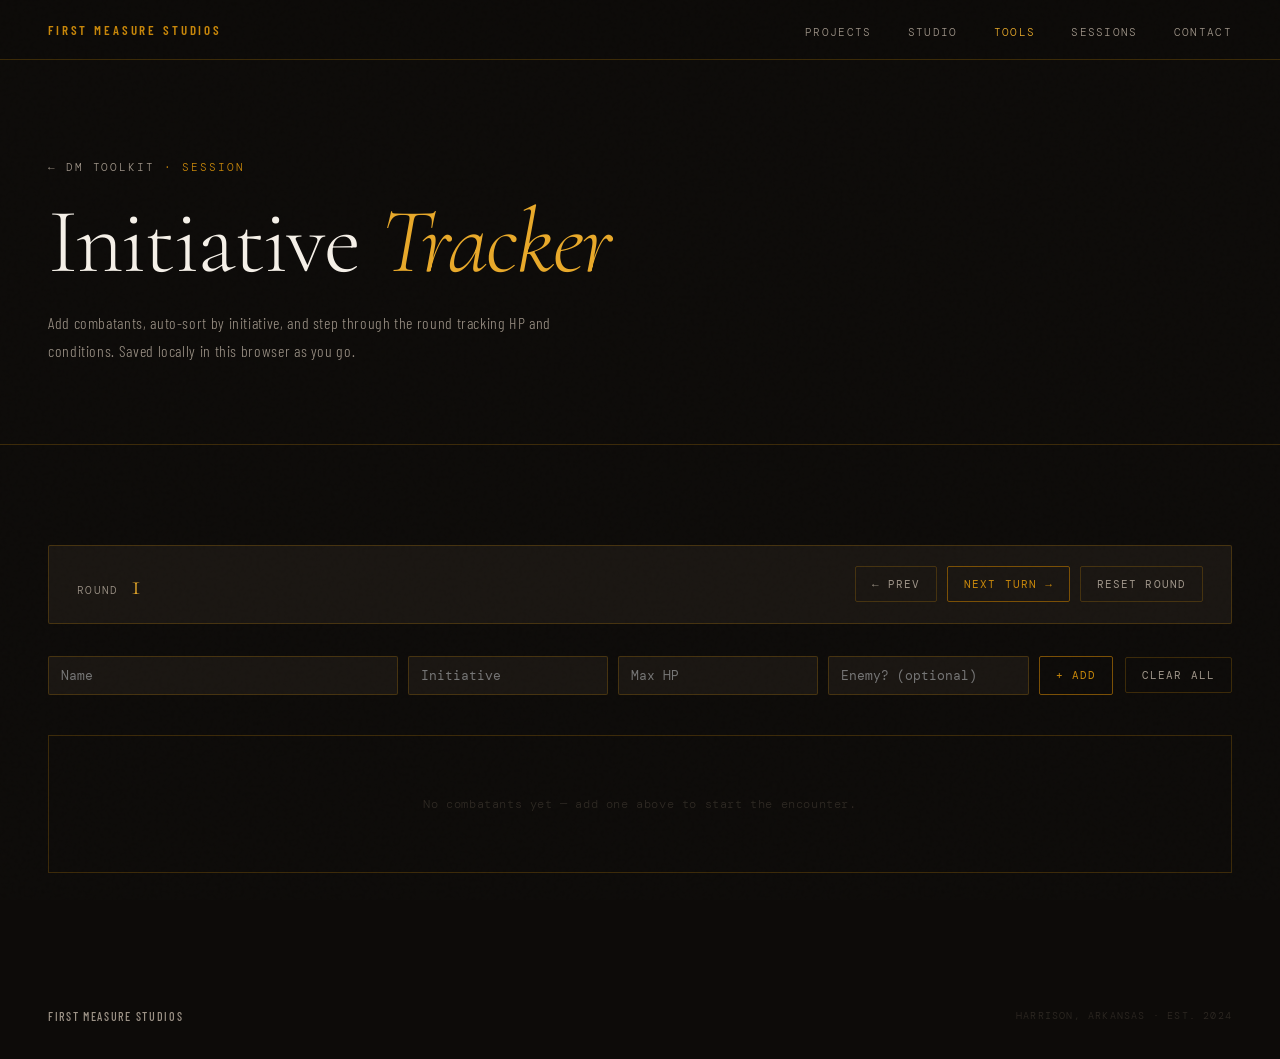
<file: tools/initiative-tracker.html>
<!DOCTYPE html>
<html lang="en">
<head>
  <meta charset="UTF-8">
  <meta name="viewport" content="width=device-width, initial-scale=1.0">
  <meta name="description" content="Initiative tracker — add combatants, auto-sort by initiative, and track HP and conditions through a live encounter.">
  <link rel="icon" href="../favicon.ico" sizes="any">
  <link rel="icon" type="image/png" sizes="16x16" href="../assets/favicon-16x16.png">
  <link rel="icon" type="image/png" sizes="32x32" href="../assets/favicon-32x32.png">
  <link rel="apple-touch-icon" href="../assets/apple-touch-icon.png">
  <link rel="manifest" href="../site.webmanifest">
  <meta name="theme-color" content="#0d0b09">

  <meta property="og:type" content="website">
  <meta property="og:title" content="Initiative Tracker — First Measure Studios">
  <meta property="og:description" content="Initiative tracker — add combatants, auto-sort by initiative, and track HP and conditions through a live encounter.">
  <meta property="og:image" content="https://firstmeasurestudio.store/assets/og-image.png">
  <meta property="og:url" content="https://firstmeasurestudio.store/tools/initiative-tracker.html">
  <meta name="twitter:card" content="summary_large_image">
  <meta name="twitter:title" content="Initiative Tracker — First Measure Studios">
  <meta name="twitter:description" content="Initiative tracker — add combatants, auto-sort by initiative, and track HP and conditions through a live encounter.">
  <meta name="twitter:image" content="https://firstmeasurestudio.store/assets/og-image.png">

  <title>Initiative Tracker — First Measure Studios</title>
  <link rel="preconnect" href="https://fonts.googleapis.com">
  <link rel="preconnect" href="https://fonts.gstatic.com" crossorigin>
  <link href="https://fonts.googleapis.com/css2?family=Cormorant+Garamond:ital,wght@0,300;0,400;0,600;1,300;1,400&family=DM+Mono:wght@300;400;500&family=Barlow+Condensed:wght@300;400;500;600;700&display=swap" rel="stylesheet">
  <link rel="stylesheet" href="shared.css">
  <style>
    .toolbar {
      display: flex;
      flex-wrap: wrap;
      gap: 12px;
      align-items: center;
      margin-bottom: 40px;
    }

    .add-form {
      display: grid;
      grid-template-columns: 1.4fr 0.8fr 0.8fr 0.8fr auto;
      gap: 10px;
      flex: 1;
      min-width: 320px;
    }

    .add-form input {
      background: var(--smoke);
      border: 0.5px solid var(--rule);
      color: var(--paper);
      font-family: var(--mono);
      font-size: 13px;
      padding: 10px 12px;
      border-radius: 2px;
      width: 100%;
    }

    .add-form input:focus { outline: none; border-color: var(--amber); }

    .btn {
      font-family: var(--mono);
      font-size: 11px;
      letter-spacing: 0.1em;
      text-transform: uppercase;
      padding: 10px 16px;
      border-radius: 2px;
      cursor: pointer;
      border: 0.5px solid var(--amber-dim);
      background: transparent;
      color: var(--amber);
      transition: color 0.2s, background 0.2s, border-color 0.2s;
      white-space: nowrap;
    }

    .btn:hover { color: var(--ink); background: var(--amber); border-color: var(--amber); }

    .btn-ghost {
      border-color: var(--rule);
      color: var(--mist);
    }
    .btn-ghost:hover { color: var(--paper); background: var(--ash); border-color: var(--rule); }

    .round-bar {
      display: flex;
      align-items: center;
      justify-content: space-between;
      background: var(--smoke);
      border: 0.5px solid var(--rule);
      border-radius: 2px;
      padding: 20px 28px;
      margin-bottom: 32px;
    }

    .round-label {
      font-family: var(--mono);
      font-size: 11px;
      letter-spacing: 0.12em;
      text-transform: uppercase;
      color: var(--mist);
    }

    .round-num {
      font-family: var(--serif);
      font-size: 30px;
      color: var(--amber-light);
      margin-left: 12px;
    }

    .turn-controls { display: flex; gap: 10px; }

    .combatant-list { display: flex; flex-direction: column; gap: 1px; background: var(--rule); border: 0.5px solid var(--rule); }

    .combatant-row {
      background: var(--ink);
      padding: 22px 28px;
      display: grid;
      grid-template-columns: 60px 1fr auto auto auto;
      align-items: center;
      gap: 20px;
      transition: background 0.2s;
    }

    .combatant-row.is-active {
      background: var(--ash);
      box-shadow: inset 3px 0 0 var(--amber);
    }

    .init-badge {
      font-family: var(--serif);
      font-size: 28px;
      color: var(--amber-light);
      text-align: center;
    }

    .combatant-main { display: flex; flex-direction: column; gap: 6px; }

    .combatant-name-row { display: flex; align-items: center; gap: 10px; }

    .combatant-name {
      font-family: var(--cond);
      font-size: 16px;
      font-weight: 500;
      letter-spacing: 0.02em;
    }

    .enemy-tag {
      font-family: var(--mono);
      font-size: 9px;
      letter-spacing: 0.1em;
      text-transform: uppercase;
      color: var(--amber-dim);
      border: 0.5px solid var(--amber-dim);
      padding: 2px 6px;
      border-radius: 2px;
    }

    .condition-input {
      background: transparent;
      border: none;
      border-bottom: 0.5px solid var(--rule);
      color: var(--mist);
      font-family: var(--mono);
      font-size: 11px;
      padding: 4px 0;
      width: 240px;
      max-width: 100%;
    }
    .condition-input:focus { outline: none; border-color: var(--amber); }
    .condition-input::placeholder { color: var(--ash); }

    .hp-block { display: flex; align-items: center; gap: 8px; }
    .hp-input {
      width: 52px;
      background: var(--smoke);
      border: 0.5px solid var(--rule);
      color: var(--paper);
      font-family: var(--mono);
      font-size: 13px;
      padding: 6px 8px;
      border-radius: 2px;
      text-align: center;
    }
    .hp-input:focus { outline: none; border-color: var(--amber); }
    .hp-sep { color: var(--ash); font-family: var(--mono); font-size: 13px; }

    .init-input {
      width: 56px;
      background: var(--smoke);
      border: 0.5px solid var(--rule);
      color: var(--amber-light);
      font-family: var(--mono);
      font-size: 14px;
      padding: 6px 8px;
      border-radius: 2px;
      text-align: center;
    }
    .init-input:focus { outline: none; border-color: var(--amber); }

    .row-remove {
      background: transparent;
      border: 0.5px solid var(--rule);
      color: var(--mist);
      font-family: var(--mono);
      font-size: 14px;
      width: 32px; height: 32px;
      border-radius: 2px;
      cursor: pointer;
      transition: color 0.2s, border-color 0.2s;
    }
    .row-remove:hover { color: #c85a0a; border-color: #c85a0a; }

    .empty-state {
      padding: 60px 28px;
      text-align: center;
      font-family: var(--mono);
      font-size: 12px;
      color: var(--ash);
      background: var(--ink);
      border: 0.5px solid var(--rule);
      letter-spacing: 0.05em;
    }

    @media (max-width: 800px) {
      .add-form { grid-template-columns: 1fr 1fr; }
      .combatant-row { grid-template-columns: 1fr; gap: 12px; }
      .init-badge { text-align: left; }
      .round-bar { flex-wrap: wrap; gap: 14px; }
      .turn-controls { flex-wrap: wrap; }
    }
  </style>
</head>
<body>

  <nav>
    <a href="../index.html" class="nav-wordmark">First Measure Studios</a>
    <ul class="nav-links">
      <li><a href="../index.html#projects">Projects</a></li>
      <li><a href="../index.html#studio">Studio</a></li>
      <li><a href="index.html" class="nav-active">Tools</a></li>
      <li><a href="../show.html">Sessions</a></li>
      <li><a href="../index.html#contact">Contact</a></li>
    </ul>
  </nav>

  <div class="page-header">
    <p class="page-eyebrow"><a href="index.html">&larr; DM Toolkit</a> &middot; Session</p>
    <h1 class="page-title">Initiative <em>Tracker</em></h1>
    <p class="page-sub">Add combatants, auto-sort by initiative, and step through the round tracking HP and conditions. Saved locally in this browser as you go.</p>
  </div>

  <section id="tracker">
    <div class="round-bar">
      <div><span class="round-label">Round</span><span class="round-num" id="round-num">1</span></div>
      <div class="turn-controls">
        <button class="btn btn-ghost" id="prev-turn">&larr; Prev</button>
        <button class="btn" id="next-turn">Next Turn &rarr;</button>
        <button class="btn btn-ghost" id="reset-round">Reset Round</button>
      </div>
    </div>

    <div class="toolbar">
      <form class="add-form" id="add-form">
        <input type="text" id="in-name" placeholder="Name" required>
        <input type="number" id="in-init" placeholder="Initiative" required>
        <input type="number" id="in-hp" placeholder="Max HP">
        <input type="text" id="in-tag" placeholder="Enemy? (optional)">
        <button type="submit" class="btn">+ Add</button>
      </form>
      <button class="btn btn-ghost" id="clear-all">Clear All</button>
    </div>

    <div id="list-wrap"></div>
  </section>

  <footer>
    <span class="footer-word">First Measure Studios</span>
    <span class="footer-meta">Harrison, Arkansas &middot; Est. 2024</span>
  </footer>

  <script>
    const STORAGE_KEY = 'fms-initiative-tracker';

    function load() {
      try {
        const raw = localStorage.getItem(STORAGE_KEY);
        if (!raw) return { combatants: [], round: 1, activeIndex: 0 };
        return JSON.parse(raw);
      } catch (e) {
        return { combatants: [], round: 1, activeIndex: 0 };
      }
    }

    function save() {
      localStorage.setItem(STORAGE_KEY, JSON.stringify(state));
    }

    let state = load();

    function sortCombatants() {
      state.combatants.sort((a, b) => b.init - a.init);
    }

    function render() {
      document.getElementById('round-num').textContent = state.round;
      const wrap = document.getElementById('list-wrap');

      if (state.combatants.length === 0) {
        wrap.innerHTML = `<div class="empty-state">No combatants yet — add one above to start the encounter.</div>`;
        return;
      }

      let html = '<div class="combatant-list">';
      state.combatants.forEach((c, i) => {
        const isActive = i === state.activeIndex;
        html += `
          <div class="combatant-row ${isActive ? 'is-active' : ''}">
            <input type="number" class="init-badge init-input" value="${c.init}" data-i="${i}" data-field="init" style="background:transparent;border:none;">
            <div class="combatant-main">
              <div class="combatant-name-row">
                <span class="combatant-name" contenteditable="true" data-i="${i}" data-field="name">${c.name}</span>
                ${c.tag ? `<span class="enemy-tag">${c.tag}</span>` : ''}
              </div>
              <input type="text" class="condition-input" placeholder="conditions / notes" value="${c.condition || ''}" data-i="${i}" data-field="condition">
            </div>
            <div class="hp-block">
              <input type="number" class="hp-input" value="${c.hp}" data-i="${i}" data-field="hp">
              <span class="hp-sep">/</span>
              <input type="number" class="hp-input" value="${c.maxHp}" data-i="${i}" data-field="maxHp">
            </div>
            <span></span>
            <button class="row-remove" data-i="${i}" title="Remove">&times;</button>
          </div>
        `;
      });
      html += '</div>';
      wrap.innerHTML = html;

      wrap.querySelectorAll('input[data-field]').forEach(inp => {
        inp.addEventListener('input', () => {
          const i = parseInt(inp.dataset.i, 10);
          const field = inp.dataset.field;
          if (field === 'condition') {
            state.combatants[i][field] = inp.value;
          } else {
            const val = parseFloat(inp.value);
            state.combatants[i][field] = Number.isNaN(val) ? 0 : val;
          }
          save();
        });
        inp.addEventListener('blur', () => {
          if (inp.dataset.field === 'init') {
            const activeId = state.combatants[state.activeIndex] ? state.combatants[state.activeIndex].id : null;
            sortCombatants();
            if (activeId) state.activeIndex = state.combatants.findIndex(c => c.id === activeId);
            save();
            render();
          }
        });
      });

      wrap.querySelectorAll('[contenteditable]').forEach(el => {
        el.addEventListener('blur', () => {
          const i = parseInt(el.dataset.i, 10);
          state.combatants[i].name = el.textContent.trim() || 'Unnamed';
          save();
        });
      });

      wrap.querySelectorAll('.row-remove').forEach(btn => {
        btn.addEventListener('click', () => {
          const i = parseInt(btn.dataset.i, 10);
          state.combatants.splice(i, 1);
          if (state.activeIndex >= state.combatants.length) state.activeIndex = 0;
          save();
          render();
        });
      });
    }

    document.getElementById('add-form').addEventListener('submit', (e) => {
      e.preventDefault();
      const name = document.getElementById('in-name').value.trim();
      const init = parseFloat(document.getElementById('in-init').value);
      const hp = parseFloat(document.getElementById('in-hp').value) || 0;
      const tag = document.getElementById('in-tag').value.trim();
      if (!name || Number.isNaN(init)) return;

      state.combatants.push({
        id: Date.now() + Math.random(),
        name, init, hp, maxHp: hp, tag, condition: ''
      });
      sortCombatants();
      save();
      render();
      e.target.reset();
      document.getElementById('in-name').focus();
    });

    document.getElementById('next-turn').addEventListener('click', () => {
      if (state.combatants.length === 0) return;
      state.activeIndex++;
      if (state.activeIndex >= state.combatants.length) {
        state.activeIndex = 0;
        state.round++;
      }
      save();
      render();
    });

    document.getElementById('prev-turn').addEventListener('click', () => {
      if (state.combatants.length === 0) return;
      state.activeIndex--;
      if (state.activeIndex < 0) {
        state.activeIndex = state.combatants.length - 1;
        state.round = Math.max(1, state.round - 1);
      }
      save();
      render();
    });

    document.getElementById('reset-round').addEventListener('click', () => {
      state.round = 1;
      state.activeIndex = 0;
      save();
      render();
    });

    document.getElementById('clear-all').addEventListener('click', () => {
      if (!confirm('Clear all combatants and reset the encounter?')) return;
      state = { combatants: [], round: 1, activeIndex: 0 };
      save();
      render();
    });

    render();
  </script>

</body>
</html>
</file>
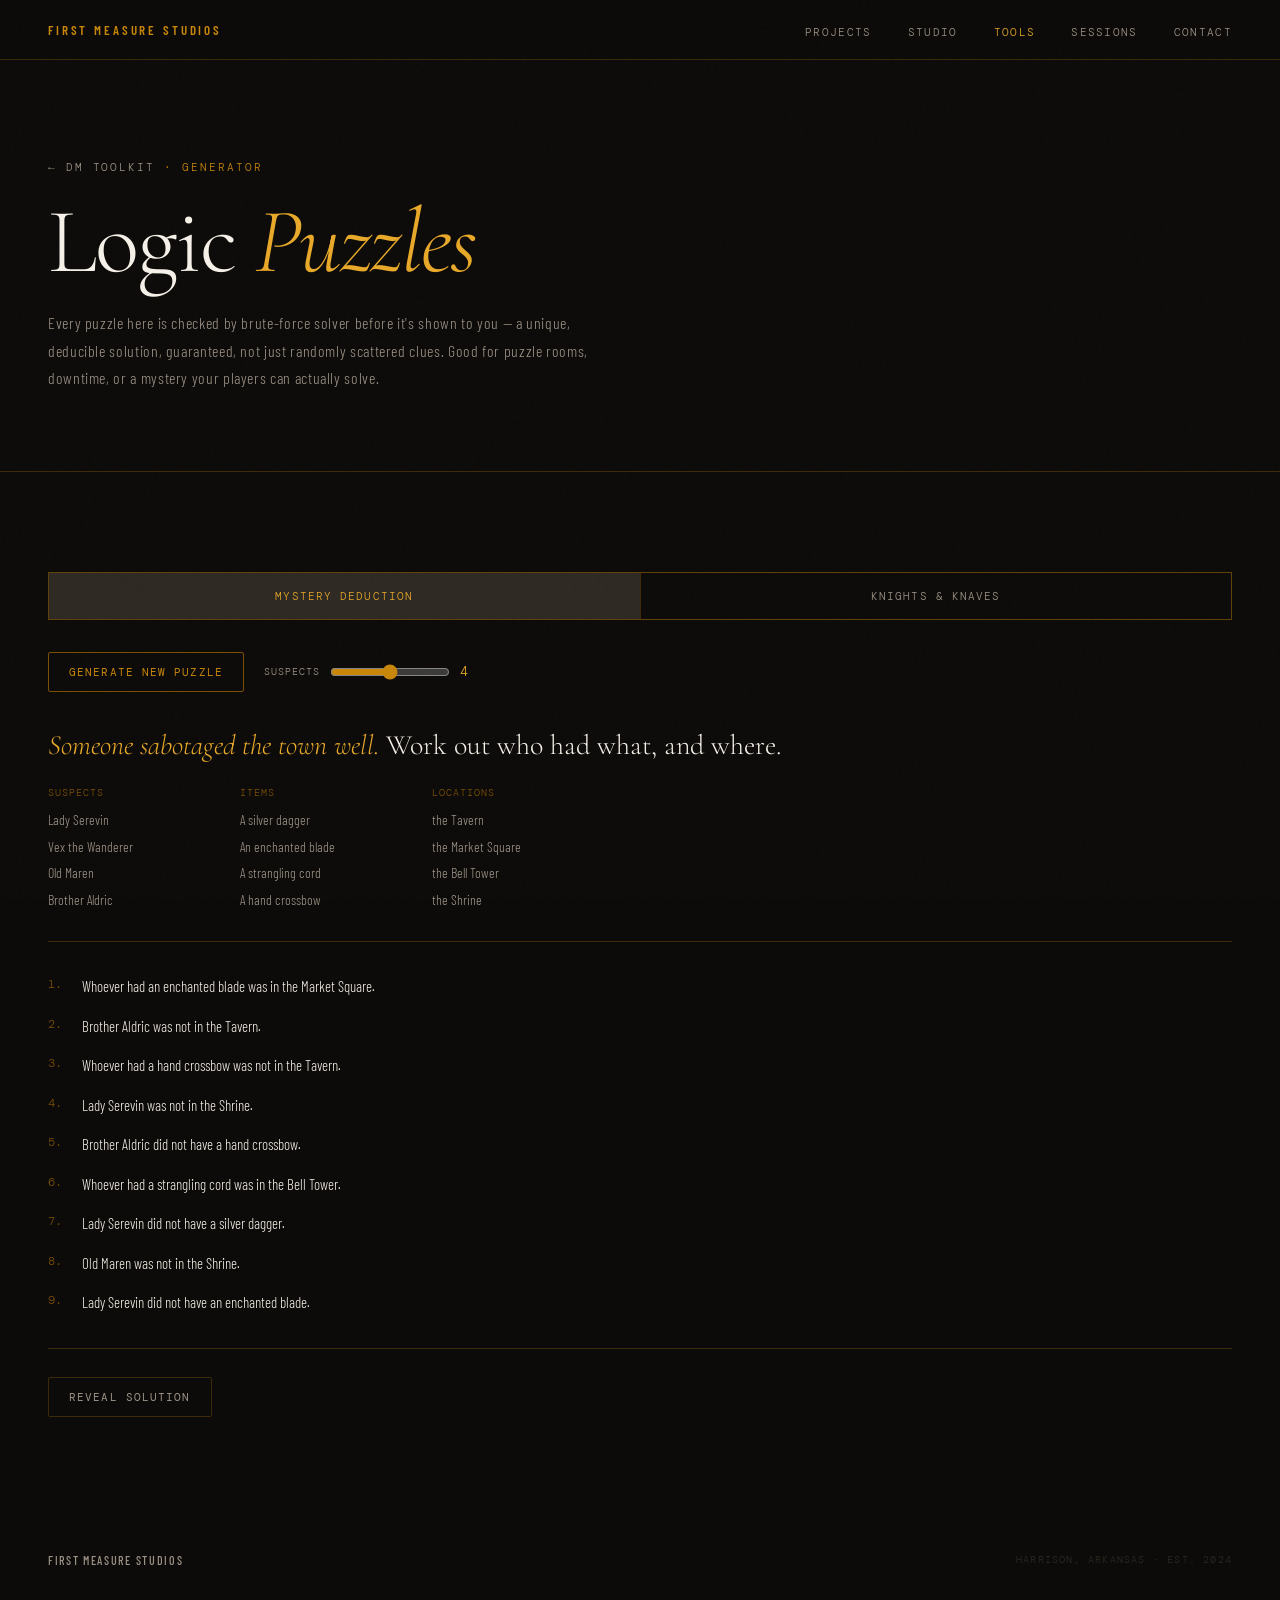
<file: tools/logic-puzzles.html>
<!DOCTYPE html>
<html lang="en">
<head>
  <meta charset="UTF-8">
  <meta name="viewport" content="width=device-width, initial-scale=1.0">
  <meta name="description" content="Logic puzzle generator — verified-solvable mystery deduction grids and knights &amp; knaves riddles for puzzle rooms and downtime.">
  <link rel="icon" href="../favicon.ico" sizes="any">
  <link rel="icon" type="image/png" sizes="16x16" href="../assets/favicon-16x16.png">
  <link rel="icon" type="image/png" sizes="32x32" href="../assets/favicon-32x32.png">
  <link rel="apple-touch-icon" href="../assets/apple-touch-icon.png">
  <link rel="manifest" href="../site.webmanifest">
  <meta name="theme-color" content="#0d0b09">

  <meta property="og:type" content="website">
  <meta property="og:title" content="Logic Puzzles — First Measure Studios">
  <meta property="og:description" content="Logic puzzle generator — verified-solvable mystery deduction grids and knights &amp; knaves riddles for puzzle rooms and downtime.">
  <meta property="og:image" content="https://firstmeasurestudio.store/assets/og-image.png">
  <meta property="og:url" content="https://firstmeasurestudio.store/tools/logic-puzzles.html">
  <meta name="twitter:card" content="summary_large_image">
  <meta name="twitter:title" content="Logic Puzzles — First Measure Studios">
  <meta name="twitter:description" content="Logic puzzle generator — verified-solvable mystery deduction grids and knights &amp; knaves riddles for puzzle rooms and downtime.">
  <meta name="twitter:image" content="https://firstmeasurestudio.store/assets/og-image.png">

  <title>Logic Puzzles — First Measure Studios</title>
  <link rel="preconnect" href="https://fonts.googleapis.com">
  <link rel="preconnect" href="https://fonts.gstatic.com" crossorigin>
  <link href="https://fonts.googleapis.com/css2?family=Cormorant+Garamond:ital,wght@0,300;0,400;0,600;1,300;1,400&family=DM+Mono:wght@300;400;500&family=Barlow+Condensed:wght@300;400;500;600;700&display=swap" rel="stylesheet">
  <link rel="stylesheet" href="shared.css">
  <style>
    .tabs { display: flex; gap: 1px; background: var(--rule); border: 0.5px solid var(--rule); margin-bottom: 32px; }
    .tab {
      flex: 1;
      text-align: center;
      background: var(--ink);
      padding: 16px;
      font-family: var(--mono);
      font-size: 11px;
      letter-spacing: 0.1em;
      text-transform: uppercase;
      color: var(--mist);
      cursor: pointer;
      transition: color 0.2s, background 0.2s;
    }
    .tab.is-active { color: var(--amber-light); background: var(--ash); }
    .tab:hover { color: var(--amber-light); }

    .controls {
      display: flex;
      flex-wrap: wrap;
      gap: 20px;
      align-items: center;
      margin-bottom: 36px;
    }

    .btn {
      font-family: var(--mono); font-size: 11px; letter-spacing: 0.1em; text-transform: uppercase;
      padding: 12px 20px; border-radius: 2px; cursor: pointer;
      border: 0.5px solid var(--amber-dim); background: transparent; color: var(--amber);
      transition: color 0.2s, background 0.2s, border-color 0.2s;
    }
    .btn:hover { color: var(--ink); background: var(--amber); border-color: var(--amber); }
    .btn-ghost { border-color: var(--rule); color: var(--mist); }
    .btn-ghost:hover { color: var(--paper); background: var(--ash); border-color: var(--rule); }

    .size-field { display: flex; align-items: center; gap: 10px; }
    .size-field label { font-family: var(--mono); font-size: 10px; letter-spacing: 0.1em; text-transform: uppercase; color: var(--mist); }
    .size-field input[type="range"] { width: 120px; accent-color: var(--amber); }
    .size-val { font-family: var(--mono); font-size: 13px; color: var(--amber-light); width: 14px; }

    .loading-note {
      font-family: var(--mono);
      font-size: 11px;
      color: var(--ash);
      letter-spacing: 0.05em;
    }

    .puzzle-title {
      font-family: var(--serif);
      font-size: 28px;
      color: var(--paper);
      margin-bottom: 24px;
    }
    .puzzle-title em { font-style: italic; color: var(--amber-light); }

    .pools {
      display: flex;
      flex-wrap: wrap;
      gap: 32px;
      margin-bottom: 32px;
      padding-bottom: 28px;
      border-bottom: 0.5px solid var(--rule);
    }
    .pool-group { min-width: 160px; }
    .pool-label {
      font-family: var(--mono);
      font-size: 10px;
      letter-spacing: 0.1em;
      text-transform: uppercase;
      color: var(--amber-dim);
      margin-bottom: 8px;
    }
    .pool-list {
      font-size: 14px;
      color: var(--mist);
      line-height: 1.9;
    }

    .clue-list {
      list-style: none;
      counter-reset: clue-counter;
      margin-bottom: 32px;
    }
    .clue-list li {
      counter-increment: clue-counter;
      font-size: 15px;
      line-height: 1.7;
      color: var(--paper);
      padding-left: 34px;
      position: relative;
      margin-bottom: 14px;
    }
    .clue-list li::before {
      content: counter(clue-counter) ".";
      position: absolute;
      left: 0;
      font-family: var(--mono);
      font-size: 12px;
      color: var(--amber-dim);
    }

    .statement-list { margin-bottom: 32px; }
    .statement-row {
      padding: 16px 20px;
      background: var(--smoke);
      border: 0.5px solid var(--rule);
      border-radius: 2px;
      margin-bottom: 10px;
      font-size: 15px;
      line-height: 1.6;
      color: var(--paper);
    }
    .statement-row .speaker-name {
      font-family: var(--mono);
      font-size: 10px;
      letter-spacing: 0.1em;
      text-transform: uppercase;
      color: var(--amber-dim);
      display: block;
      margin-bottom: 6px;
    }

    .reveal-panel {
      margin-top: 24px;
      padding-top: 28px;
      border-top: 0.5px solid var(--rule);
    }

    .solution-table {
      width: 100%;
      border-collapse: collapse;
      margin-top: 20px;
      display: none;
    }
    .solution-table.is-visible { display: table; }
    .solution-table th, .solution-table td {
      text-align: left;
      padding: 10px 16px;
      border-bottom: 0.5px solid var(--rule);
      font-size: 14px;
    }
    .solution-table th {
      font-family: var(--mono);
      font-size: 10px;
      letter-spacing: 0.1em;
      text-transform: uppercase;
      color: var(--amber-dim);
    }
    .solution-table td { color: var(--paper); }

    .kk-solution {
      display: none;
      margin-top: 20px;
      display: none;
      flex-wrap: wrap;
      gap: 10px;
    }
    .kk-solution.is-visible { display: flex; }
    .kk-solution-chip {
      font-family: var(--mono);
      font-size: 12px;
      letter-spacing: 0.05em;
      padding: 8px 14px;
      border-radius: 2px;
      border: 0.5px solid var(--rule);
    }
    .kk-solution-chip.is-knight { color: var(--amber-light); border-color: var(--amber-dim); }
    .kk-solution-chip.is-knave { color: var(--mist); }

    .error-note {
      font-family: var(--mono);
      font-size: 12px;
      color: #c85a0a;
    }
  </style>
</head>
<body>

  <nav>
    <a href="../index.html" class="nav-wordmark">First Measure Studios</a>
    <ul class="nav-links">
      <li><a href="../index.html#projects">Projects</a></li>
      <li><a href="../index.html#studio">Studio</a></li>
      <li><a href="index.html" class="nav-active">Tools</a></li>
      <li><a href="../show.html">Sessions</a></li>
      <li><a href="../index.html#contact">Contact</a></li>
    </ul>
  </nav>

  <div class="page-header">
    <p class="page-eyebrow"><a href="index.html">&larr; DM Toolkit</a> &middot; Generator</p>
    <h1 class="page-title">Logic <em>Puzzles</em></h1>
    <p class="page-sub">Every puzzle here is checked by brute-force solver before it's shown to you — a unique, deducible solution, guaranteed, not just randomly scattered clues. Good for puzzle rooms, downtime, or a mystery your players can actually solve.</p>
  </div>

  <section id="puzzles">
    <div class="tabs">
      <div class="tab is-active" data-tab="grid">Mystery Deduction</div>
      <div class="tab" data-tab="kk">Knights &amp; Knaves</div>
    </div>

    <div class="controls">
      <button class="btn" id="generate-btn">Generate New Puzzle</button>
      <div class="size-field">
        <label for="size-slider" id="size-label">Suspects</label>
        <input id="size-slider" type="range" min="3" max="5" value="4">
        <span class="size-val" id="size-val">4</span>
      </div>
      <span class="loading-note" id="loading-note"></span>
    </div>

    <div id="puzzle-wrap"></div>
  </section>

  <footer>
    <span class="footer-word">First Measure Studios</span>
    <span class="footer-meta">Harrison, Arkansas &middot; Est. 2024</span>
  </footer>

  <script>
    // ============================================================
    // Shared helpers
    // ============================================================
    function shuffle(arr) {
      const a = arr.slice();
      for (let i = a.length - 1; i > 0; i--) {
        const j = Math.floor(Math.random() * (i + 1));
        [a[i], a[j]] = [a[j], a[i]];
      }
      return a;
    }

    function permutations(arr) {
      if (arr.length <= 1) return [arr];
      const result = [];
      for (let i = 0; i < arr.length; i++) {
        const rest = arr.slice(0, i).concat(arr.slice(i + 1));
        for (const p of permutations(rest)) result.push([arr[i], ...p]);
      }
      return result;
    }

    let activeTab = 'grid';

    // ============================================================
    // MYSTERY DEDUCTION (grid logic puzzle)
    // ============================================================
    const SUSPECT_NAMES = ['Baroness Thorne', 'Captain Reyes', 'the Alchemist', 'Old Maren', 'Brother Aldric', 'Vex the Wanderer', 'Lady Serevin', 'Grimsby the Trader'];
    const WEAPONS = ['a poisoned dagger', 'a warhammer', 'a hand crossbow', 'a vial of nightshade', 'a cursed amulet', 'a silver dagger', 'a strangling cord', 'an enchanted blade'];
    const LOCATIONS = ['the Tavern', 'the Library', 'the Old Crypt', 'the Watchtower', 'the Market Square', 'the Shrine', 'the Cellar', 'the Bell Tower'];
    const MYSTERY_HOOKS = ['A merchant was found dead at dawn', 'The relic vanished overnight', 'Someone sabotaged the town well', 'A guard was struck down on his rounds', 'The mayor\'s signet ring went missing'];

    function countGridSolutions(weaponPerms, locationPerms, clues, stopAt2) {
      let count = 0;
      for (const wp of weaponPerms) {
        for (const lp of locationPerms) {
          let ok = true;
          for (const c of clues) {
            if (c.type === 'sw') {
              if ((wp[c.sIdx] === c.w) !== c.positive) { ok = false; break; }
            } else if (c.type === 'sl') {
              if ((lp[c.sIdx] === c.l) !== c.positive) { ok = false; break; }
            } else if (c.type === 'wl') {
              const sIdx = wp.indexOf(c.w);
              if ((lp[sIdx] === c.l) !== c.positive) { ok = false; break; }
            }
          }
          if (ok) {
            count++;
            if (stopAt2 && count >= 2) return count;
          }
        }
      }
      return count;
    }

    function clueText(c) {
      if (c.type === 'sw') return c.positive ? `${c.s} had ${c.w}.` : `${c.s} did not have ${c.w}.`;
      if (c.type === 'sl') return c.positive ? `${c.s} was in ${c.l}.` : `${c.s} was not in ${c.l}.`;
      if (c.type === 'wl') return c.positive ? `Whoever had ${c.w} was in ${c.l}.` : `Whoever had ${c.w} was not in ${c.l}.`;
    }

    function generateGridPuzzle(n) {
      const suspects = shuffle(SUSPECT_NAMES).slice(0, n);
      const weapons = shuffle(WEAPONS).slice(0, n);
      const locations = shuffle(LOCATIONS).slice(0, n);

      const weaponOf = shuffle(weapons);
      const locationOf = shuffle(locations);

      let candidates = [];
      for (let i = 0; i < n; i++) {
        for (const w of weapons) candidates.push({ type: 'sw', s: suspects[i], w, sIdx: i, positive: weaponOf[i] === w });
        for (const l of locations) candidates.push({ type: 'sl', s: suspects[i], l, sIdx: i, positive: locationOf[i] === l });
      }
      for (const w of weapons) {
        for (const l of locations) {
          const sIdx = weaponOf.indexOf(w);
          candidates.push({ type: 'wl', w, l, positive: locationOf[sIdx] === l });
        }
      }

      const crossNeg = shuffle(candidates.filter(c => c.type === 'wl' && !c.positive));
      const crossPos = shuffle(candidates.filter(c => c.type === 'wl' && c.positive)).slice(0, Math.ceil(n / 2));
      const directNeg = shuffle(candidates.filter(c => c.type !== 'wl' && !c.positive));
      const directPos = shuffle(candidates.filter(c => c.type !== 'wl' && c.positive)).slice(0, 1);
      const pool = [...crossNeg, ...crossPos, ...directNeg, ...directPos];

      const weaponPerms = permutations(weapons);
      const locationPerms = permutations(locations);

      let chosen = [];
      for (const c of pool) {
        chosen.push(c);
        if (countGridSolutions(weaponPerms, locationPerms, chosen, true) === 1) break;
      }

      if (countGridSolutions(weaponPerms, locationPerms, chosen, true) !== 1) {
        return null; // extremely unlikely; caller will retry
      }

      let trimmed = chosen.slice();
      let changed = true;
      while (changed) {
        changed = false;
        for (let i = 0; i < trimmed.length; i++) {
          const without = trimmed.slice(0, i).concat(trimmed.slice(i + 1));
          if (countGridSolutions(weaponPerms, locationPerms, without, true) === 1) {
            trimmed = without;
            changed = true;
            break;
          }
        }
      }

      return {
        hook: MYSTERY_HOOKS[Math.floor(Math.random() * MYSTERY_HOOKS.length)],
        suspects, weapons, locations,
        weaponOf, locationOf,
        clues: shuffle(trimmed)
      };
    }

    function renderGridPuzzle(p) {
      const wrap = document.getElementById('puzzle-wrap');
      const cluesHtml = p.clues.map(c => `<li>${clueText(c)}</li>`).join('');
      const rowsHtml = p.suspects.map((s, i) => `
        <tr><td>${s}</td><td>${p.weaponOf[i]}</td><td>${p.locationOf[i]}</td></tr>
      `).join('');

      wrap.innerHTML = `
        <p class="puzzle-title"><em>${p.hook}.</em> Work out who had what, and where.</p>
        <div class="pools">
          <div class="pool-group"><div class="pool-label">Suspects</div><div class="pool-list">${p.suspects.join('<br>')}</div></div>
          <div class="pool-group"><div class="pool-label">Items</div><div class="pool-list">${p.weapons.map(w => w[0].toUpperCase()+w.slice(1)).join('<br>')}</div></div>
          <div class="pool-group"><div class="pool-label">Locations</div><div class="pool-list">${p.locations.join('<br>')}</div></div>
        </div>
        <ul class="clue-list">${cluesHtml}</ul>
        <div class="reveal-panel">
          <button class="btn btn-ghost" id="reveal-btn">Reveal Solution</button>
          <table class="solution-table" id="solution-table">
            <thead><tr><th>Suspect</th><th>Item</th><th>Location</th></tr></thead>
            <tbody>${rowsHtml}</tbody>
          </table>
        </div>
      `;

      document.getElementById('reveal-btn').addEventListener('click', () => {
        const table = document.getElementById('solution-table');
        const btn = document.getElementById('reveal-btn');
        const showing = table.classList.toggle('is-visible');
        btn.textContent = showing ? 'Hide Solution' : 'Reveal Solution';
      });
    }

    // ============================================================
    // KNIGHTS & KNAVES
    // ============================================================
    const KK_NAMES = ['Rowan', 'Thessaly', 'Bram', 'Ilsa', 'Corvin', 'Maelis', 'Osric', 'Yvaine'];

    function countKKConsistent(n, statements, stopAt2) {
      let count = 0;
      const total = 1 << n;
      for (let mask = 0; mask < total; mask++) {
        const types = [];
        for (let i = 0; i < n; i++) types.push(!!(mask & (1 << i)));
        let ok = true;
        for (const st of statements) {
          const t1 = (st.claim1 === types[st.subj1]);
          const t2 = (st.claim2 === types[st.subj2]);
          const compoundTrue = st.combinator === 'AND' ? (t1 && t2) : (t1 || t2);
          if (compoundTrue !== types[st.speaker]) { ok = false; break; }
        }
        if (ok) {
          count++;
          if (stopAt2 && count >= 2) return count;
        }
      }
      return count;
    }

    function buildKKStatement(n, speaker, types) {
      const others = shuffle(Array.from({ length: n }, (_, k) => k).filter(k => k !== speaker));
      const [subj1, subj2] = others.slice(0, 2);
      const combinator = Math.random() < 0.5 ? 'AND' : 'OR';
      const desired = types[speaker];

      let c1, c2;
      if (combinator === 'AND') {
        if (desired) { c1 = true; c2 = true; }
        else { c1 = false; c2 = Math.random() < 0.5; }
      } else {
        if (desired) { c1 = true; c2 = Math.random() < 0.5; }
        else { c1 = false; c2 = false; }
      }

      const claim1 = c1 ? types[subj1] : !types[subj1];
      const claim2 = c2 ? types[subj2] : !types[subj2];
      return { speaker, subj1, subj2, claim1, claim2, combinator };
    }

    function generateKKPuzzle(n) {
      for (let attempt = 0; attempt < 300; attempt++) {
        const types = Array.from({ length: n }, () => Math.random() < 0.5);
        const statements = [];
        for (let i = 0; i < n; i++) statements.push(buildKKStatement(n, i, types));
        if (countKKConsistent(n, statements, true) === 1) {
          const names = shuffle(KK_NAMES).slice(0, n);
          return { names, types, statements };
        }
      }
      return null;
    }

    function kkStatementText(st, names) {
      const term = (subj, claim) => `${names[subj]} is a ${claim ? 'knight' : 'knave'}`;
      const joiner = st.combinator === 'AND' ? 'and' : 'or';
      return `"${term(st.subj1, st.claim1)} ${joiner} ${term(st.subj2, st.claim2)}."`;
    }

    function renderKKPuzzle(p) {
      const wrap = document.getElementById('puzzle-wrap');
      const rowsHtml = p.statements.map(st => `
        <div class="statement-row">
          <span class="speaker-name">${p.names[st.speaker]} says</span>
          ${kkStatementText(st, p.names)}
        </div>
      `).join('');

      const chipsHtml = p.names.map((name, i) => `
        <span class="kk-solution-chip ${p.types[i] ? 'is-knight' : 'is-knave'}">${name} — ${p.types[i] ? 'Knight' : 'Knave'}</span>
      `).join('');

      wrap.innerHTML = `
        <p class="puzzle-title">${p.names.length} travelers stand at a crossroads. Each is either a <em>knight</em>, who always tells the truth, or a <em>knave</em>, who always lies.</p>
        <div class="statement-list">${rowsHtml}</div>
        <div class="reveal-panel">
          <button class="btn btn-ghost" id="reveal-btn">Reveal Solution</button>
          <div class="kk-solution" id="kk-solution">${chipsHtml}</div>
        </div>
      `;

      document.getElementById('reveal-btn').addEventListener('click', () => {
        const panel = document.getElementById('kk-solution');
        const btn = document.getElementById('reveal-btn');
        const showing = panel.classList.toggle('is-visible');
        btn.textContent = showing ? 'Hide Solution' : 'Reveal Solution';
      });
    }

    // ============================================================
    // Orchestration
    // ============================================================
    function generate() {
      const n = parseInt(document.getElementById('size-slider').value, 10);
      const loadingNote = document.getElementById('loading-note');
      const wrap = document.getElementById('puzzle-wrap');
      loadingNote.textContent = 'Solving…';
      wrap.style.opacity = '0.4';

      // yield to the browser so the loading note actually paints before the (fast but blocking) solve
      setTimeout(() => {
        if (activeTab === 'grid') {
          let puzzle = null;
          for (let i = 0; i < 5 && !puzzle; i++) puzzle = generateGridPuzzle(n);
          if (!puzzle) {
            wrap.innerHTML = `<p class="error-note">Couldn't find a solvable puzzle this time — try again.</p>`;
          } else {
            renderGridPuzzle(puzzle);
          }
        } else {
          const puzzle = generateKKPuzzle(n);
          if (!puzzle) {
            wrap.innerHTML = `<p class="error-note">Couldn't find a solvable puzzle this time — try again.</p>`;
          } else {
            renderKKPuzzle(puzzle);
          }
        }
        loadingNote.textContent = '';
        wrap.style.opacity = '1';
      }, 10);
    }

    document.querySelectorAll('.tab').forEach(tab => {
      tab.addEventListener('click', () => {
        activeTab = tab.dataset.tab;
        document.querySelectorAll('.tab').forEach(t => t.classList.remove('is-active'));
        tab.classList.add('is-active');
        const label = document.getElementById('size-label');
        const slider = document.getElementById('size-slider');
        if (activeTab === 'grid') {
          label.textContent = 'Suspects';
          slider.min = 3; slider.max = 5;
        } else {
          label.textContent = 'Travelers';
          slider.min = 3; slider.max = 6;
        }
        if (parseInt(slider.value, 10) > parseInt(slider.max, 10)) slider.value = slider.max;
        document.getElementById('size-val').textContent = slider.value;
        generate();
      });
    });

    document.getElementById('size-slider').addEventListener('input', (e) => {
      document.getElementById('size-val').textContent = e.target.value;
    });
    document.getElementById('size-slider').addEventListener('change', generate);
    document.getElementById('generate-btn').addEventListener('click', generate);

    generate();
  </script>

</body>
</html>
</file>
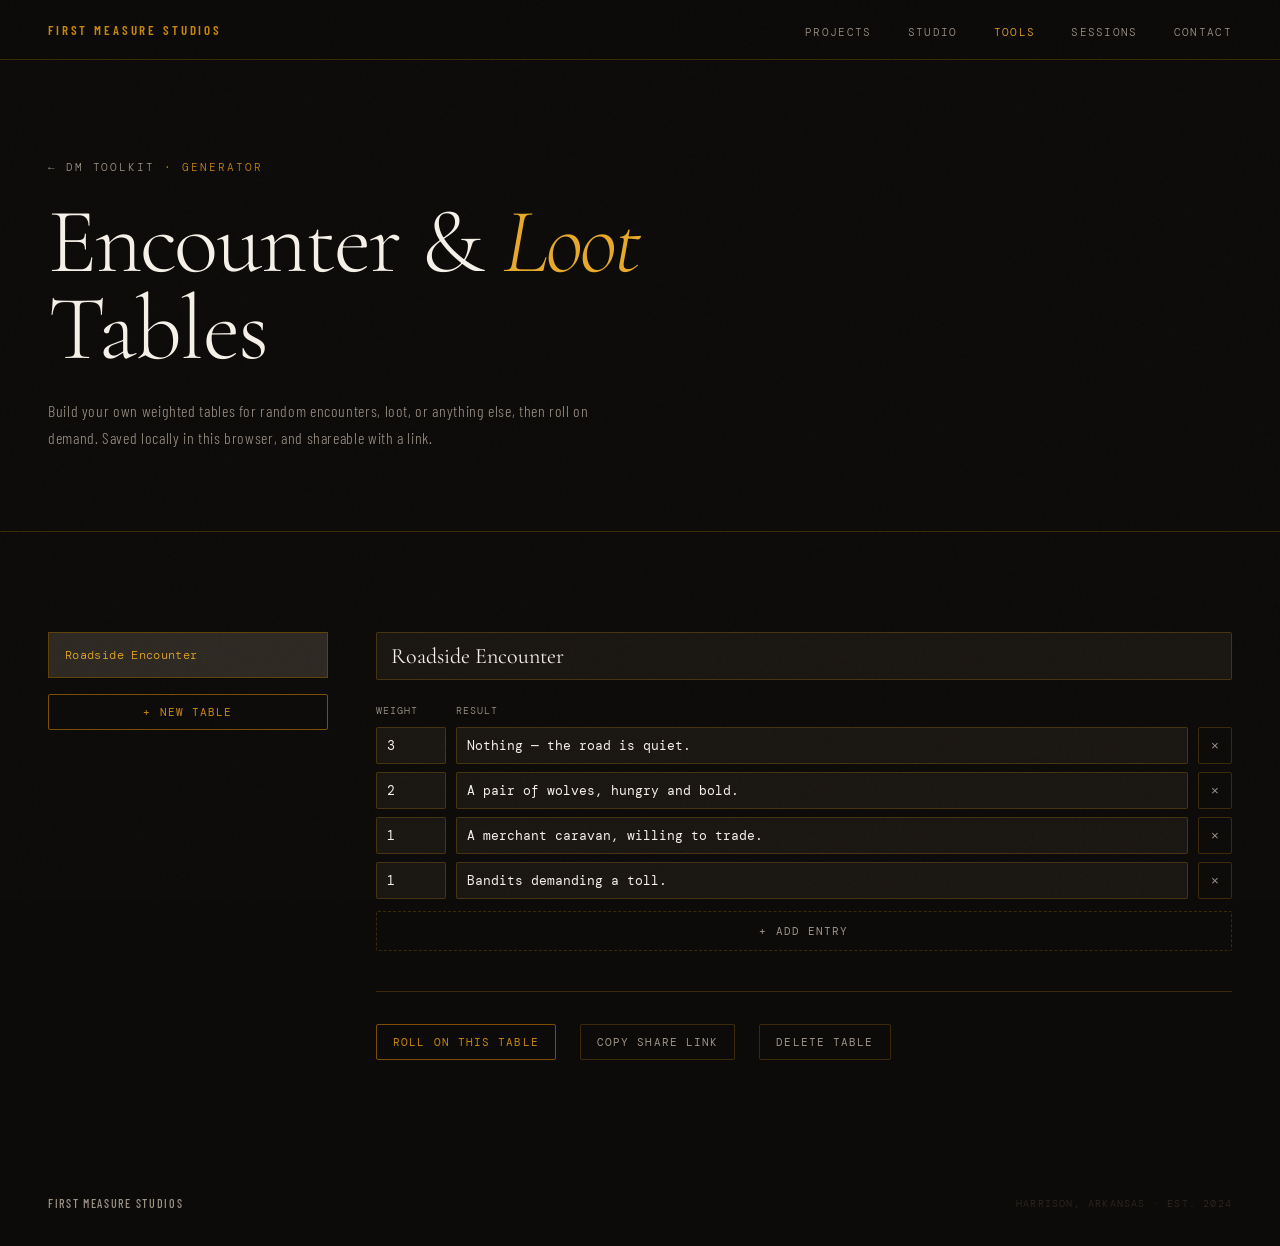
<file: tools/loot-tables.html>
<!DOCTYPE html>
<html lang="en">
<head>
  <meta charset="UTF-8">
  <meta name="viewport" content="width=device-width, initial-scale=1.0">
  <meta name="description" content="Encounter and loot table generator — define your own weighted tables and roll on demand.">
  <link rel="icon" href="../favicon.ico" sizes="any">
  <link rel="icon" type="image/png" sizes="16x16" href="../assets/favicon-16x16.png">
  <link rel="icon" type="image/png" sizes="32x32" href="../assets/favicon-32x32.png">
  <link rel="apple-touch-icon" href="../assets/apple-touch-icon.png">
  <link rel="manifest" href="../site.webmanifest">
  <meta name="theme-color" content="#0d0b09">

  <meta property="og:type" content="website">
  <meta property="og:title" content="Encounter &amp; Loot Tables — First Measure Studios">
  <meta property="og:description" content="Encounter and loot table generator — define your own weighted tables and roll on demand.">
  <meta property="og:image" content="https://firstmeasurestudio.store/assets/og-image.png">
  <meta property="og:url" content="https://firstmeasurestudio.store/tools/loot-tables.html">
  <meta name="twitter:card" content="summary_large_image">
  <meta name="twitter:title" content="Encounter &amp; Loot Tables — First Measure Studios">
  <meta name="twitter:description" content="Encounter and loot table generator — define your own weighted tables and roll on demand.">
  <meta name="twitter:image" content="https://firstmeasurestudio.store/assets/og-image.png">

  <title>Encounter &amp; Loot Tables — First Measure Studios</title>
  <link rel="preconnect" href="https://fonts.googleapis.com">
  <link rel="preconnect" href="https://fonts.gstatic.com" crossorigin>
  <link href="https://fonts.googleapis.com/css2?family=Cormorant+Garamond:ital,wght@0,300;0,400;0,600;1,300;1,400&family=DM+Mono:wght@300;400;500&family=Barlow+Condensed:wght@300;400;500;600;700&display=swap" rel="stylesheet">
  <link rel="stylesheet" href="shared.css">
  <style>
    .layout { display: grid; grid-template-columns: 280px 1fr; gap: 48px; }
    @media (max-width: 900px) { .layout { grid-template-columns: 1fr; gap: 32px; } }

    .table-list { display: flex; flex-direction: column; gap: 1px; background: var(--rule); border: 0.5px solid var(--rule); margin-bottom: 16px; }
    .table-item {
      background: var(--ink);
      padding: 14px 16px;
      cursor: pointer;
      font-family: var(--mono);
      font-size: 12px;
      letter-spacing: 0.03em;
      color: var(--mist);
      display: flex;
      justify-content: space-between;
      align-items: center;
      transition: background 0.2s, color 0.2s;
    }
    .table-item:hover { background: var(--ash); color: var(--paper); }
    .table-item.is-selected { background: var(--ash); color: var(--amber-light); }
    .table-item .count { color: var(--ash); font-size: 10px; }

    .btn {
      font-family: var(--mono); font-size: 11px; letter-spacing: 0.1em; text-transform: uppercase;
      padding: 10px 16px; border-radius: 2px; cursor: pointer;
      border: 0.5px solid var(--amber-dim); background: transparent; color: var(--amber);
      transition: color 0.2s, background 0.2s, border-color 0.2s;
    }
    .btn:hover { color: var(--ink); background: var(--amber); border-color: var(--amber); }
    .btn-ghost { border-color: var(--rule); color: var(--mist); }
    .btn-ghost:hover { color: var(--paper); background: var(--ash); border-color: var(--rule); }
    .btn-block { width: 100%; }

    .table-name-input {
      width: 100%;
      background: var(--smoke);
      border: 0.5px solid var(--rule);
      color: var(--paper);
      font-family: var(--serif);
      font-size: 22px;
      padding: 10px 14px;
      border-radius: 2px;
      margin-bottom: 24px;
    }
    .table-name-input:focus { outline: none; border-color: var(--amber); }

    .entry-header {
      display: grid;
      grid-template-columns: 70px 1fr auto;
      gap: 10px;
      margin-bottom: 10px;
      font-family: var(--mono);
      font-size: 10px;
      letter-spacing: 0.1em;
      text-transform: uppercase;
      color: var(--mist);
    }

    .entry-row {
      display: grid;
      grid-template-columns: 70px 1fr auto;
      gap: 10px;
      margin-bottom: 8px;
    }

    .entry-row input {
      background: var(--smoke);
      border: 0.5px solid var(--rule);
      color: var(--paper);
      font-family: var(--mono);
      font-size: 13px;
      padding: 9px 10px;
      border-radius: 2px;
      width: 100%;
    }
    .entry-row input:focus { outline: none; border-color: var(--amber); }

    .entry-remove {
      background: transparent;
      border: 0.5px solid var(--rule);
      color: var(--mist);
      width: 34px;
      border-radius: 2px;
      cursor: pointer;
      transition: color 0.2s, border-color 0.2s;
    }
    .entry-remove:hover { color: #c85a0a; border-color: #c85a0a; }

    .add-entry {
      margin-top: 4px;
      width: 100%;
      background: transparent;
      border: 0.5px dashed var(--rule);
      color: var(--mist);
      font-family: var(--mono);
      font-size: 11px;
      letter-spacing: 0.1em;
      text-transform: uppercase;
      padding: 12px;
      border-radius: 2px;
      cursor: pointer;
      transition: color 0.2s, border-color 0.2s;
    }
    .add-entry:hover { color: var(--amber-light); border-color: var(--amber-dim); }

    .roll-panel {
      margin-top: 40px;
      padding-top: 32px;
      border-top: 0.5px solid var(--rule);
      display: flex;
      align-items: center;
      gap: 24px;
      flex-wrap: wrap;
    }

    .roll-result {
      font-family: var(--serif);
      font-size: 26px;
      color: var(--amber-light);
      min-height: 36px;
    }

    .share-notice {
      font-family: var(--mono);
      font-size: 11px;
      letter-spacing: 0.05em;
      color: var(--amber-light);
      background: rgba(200,135,10,0.1);
      border: 0.5px solid var(--amber-dim);
      border-radius: 2px;
      padding: 12px 16px;
      margin-bottom: 24px;
    }

    .empty-state {
      padding: 60px 28px;
      text-align: center;
      font-family: var(--mono);
      font-size: 12px;
      color: var(--ash);
      background: var(--ink);
      border: 0.5px solid var(--rule);
      letter-spacing: 0.05em;
    }
  </style>
</head>
<body>

  <nav>
    <a href="../index.html" class="nav-wordmark">First Measure Studios</a>
    <ul class="nav-links">
      <li><a href="../index.html#projects">Projects</a></li>
      <li><a href="../index.html#studio">Studio</a></li>
      <li><a href="index.html" class="nav-active">Tools</a></li>
      <li><a href="../show.html">Sessions</a></li>
      <li><a href="../index.html#contact">Contact</a></li>
    </ul>
  </nav>

  <div class="page-header">
    <p class="page-eyebrow"><a href="index.html">&larr; DM Toolkit</a> &middot; Generator</p>
    <h1 class="page-title">Encounter &amp; <em>Loot</em><br>Tables</h1>
    <p class="page-sub">Build your own weighted tables for random encounters, loot, or anything else, then roll on demand. Saved locally in this browser, and shareable with a link.</p>
  </div>

  <section id="tables">
    <div class="layout">

      <div>
        <div id="table-list" class="table-list"></div>
        <button class="btn btn-block" id="new-table">+ New Table</button>
      </div>

      <div id="editor-wrap"></div>

    </div>
  </section>

  <footer>
    <span class="footer-word">First Measure Studios</span>
    <span class="footer-meta">Harrison, Arkansas &middot; Est. 2024</span>
  </footer>

  <script>
    const STORAGE_KEY = 'fms-loot-tables';

    // ---------- Share-link encode/decode ----------
    function encodeTableForShare(table) {
      const payload = { name: table.name, entries: table.entries };
      const json = JSON.stringify(payload);
      return btoa(unescape(encodeURIComponent(json)))
        .replace(/\+/g, '-').replace(/\//g, '_').replace(/=+$/, '');
    }

    function decodeSharedTable(encoded) {
      let b64 = encoded.replace(/-/g, '+').replace(/_/g, '/');
      while (b64.length % 4) b64 += '=';
      const json = decodeURIComponent(escape(atob(b64)));
      const payload = JSON.parse(json);
      if (!payload || !Array.isArray(payload.entries)) throw new Error('Malformed shared table.');
      const entries = payload.entries
        .filter(e => e && typeof e.text === 'string')
        .map(e => ({ weight: Number.isFinite(e.weight) && e.weight >= 1 ? e.weight : 1, text: String(e.text).slice(0, 300) }));
      if (entries.length === 0) throw new Error('Shared table has no valid entries.');
      return { name: typeof payload.name === 'string' ? payload.name.slice(0, 80) : 'Shared Table', entries };
    }

    function buildShareUrl(table) {
      const url = new URL(location.href);
      url.search = '';
      url.searchParams.set('t', encodeTableForShare(table));
      return url.toString();
    }

    function loadSharedTableFromUrl() {
      const params = new URLSearchParams(location.search);
      const t = params.get('t');
      if (!t) return null;
      try {
        return decodeSharedTable(t);
      } catch (e) {
        console.warn('Invalid or corrupted share link:', e.message);
        return null;
      }
    }

    function load() {
      try {
        const raw = localStorage.getItem(STORAGE_KEY);
        if (raw) return JSON.parse(raw);
      } catch (e) {}
      return {
        tables: [
          {
            id: 'starter',
            name: 'Roadside Encounter',
            entries: [
              { weight: 3, text: 'Nothing — the road is quiet.' },
              { weight: 2, text: 'A pair of wolves, hungry and bold.' },
              { weight: 1, text: 'A merchant caravan, willing to trade.' },
              { weight: 1, text: 'Bandits demanding a toll.' }
            ]
          }
        ],
        selectedId: 'starter'
      };
    }

    let state = load();
    let loadedFromShareId = null;

    const sharedTable = loadSharedTableFromUrl();
    if (sharedTable) {
      const id = 'shared-' + Date.now();
      state.tables.push({ id, name: sharedTable.name, entries: sharedTable.entries });
      state.selectedId = id;
      loadedFromShareId = id;
      history.replaceState({}, '', location.origin + location.pathname);
    }

    function save() { localStorage.setItem(STORAGE_KEY, JSON.stringify(state)); }
    if (sharedTable) save();

    function currentTable() {
      return state.tables.find(t => t.id === state.selectedId) || null;
    }

    function renderTableList() {
      const list = document.getElementById('table-list');
      if (state.tables.length === 0) {
        list.innerHTML = '';
        return;
      }
      list.innerHTML = state.tables.map(t => `
        <div class="table-item ${t.id === state.selectedId ? 'is-selected' : ''}" data-id="${t.id}">
          <span>${t.name || 'Untitled'}</span>
          <span class="count">${t.entries.length}</span>
        </div>
      `).join('');

      list.querySelectorAll('.table-item').forEach(el => {
        el.addEventListener('click', () => {
          state.selectedId = el.dataset.id;
          save();
          render();
        });
      });
    }

    function renderEditor() {
      const wrap = document.getElementById('editor-wrap');
      const table = currentTable();

      if (!table) {
        wrap.innerHTML = `<div class="empty-state">No table selected — create one to get started.</div>`;
        return;
      }

      let entriesHtml = table.entries.map((e, i) => `
        <div class="entry-row">
          <input type="number" min="1" value="${e.weight}" data-i="${i}" data-field="weight" title="Weight">
          <input type="text" value="${e.text.replace(/"/g, '&quot;')}" data-i="${i}" data-field="text" placeholder="Result text">
          <button class="entry-remove" data-i="${i}" title="Remove">&times;</button>
        </div>
      `).join('');

      wrap.innerHTML = `
        ${table.id === loadedFromShareId ? `<div class="share-notice">Loaded from a shared link — edit freely, or roll as-is. It's now saved to your own table list.</div>` : ''}
        <input type="text" class="table-name-input" id="table-name" value="${table.name.replace(/"/g, '&quot;')}">
        <div class="entry-header"><span>Weight</span><span>Result</span><span></span></div>
        <div id="entries">${entriesHtml}</div>
        <button class="add-entry" id="add-entry">+ Add Entry</button>

        <div class="roll-panel">
          <button class="btn" id="roll-btn">Roll on This Table</button>
          <button class="btn btn-ghost" id="share-btn">Copy Share Link</button>
          <button class="btn btn-ghost" id="delete-table">Delete Table</button>
          <div class="roll-result" id="roll-result"></div>
        </div>
      `;

      document.getElementById('table-name').addEventListener('input', (e) => {
        table.name = e.target.value;
        save();
        renderTableList();
      });

      wrap.querySelectorAll('.entry-row input').forEach(inp => {
        inp.addEventListener('input', () => {
          const i = parseInt(inp.dataset.i, 10);
          const field = inp.dataset.field;
          if (field === 'weight') {
            const val = parseInt(inp.value, 10);
            table.entries[i].weight = Number.isNaN(val) || val < 1 ? 1 : val;
          } else {
            table.entries[i].text = inp.value;
          }
          save();
        });
      });

      wrap.querySelectorAll('.entry-remove').forEach(btn => {
        btn.addEventListener('click', () => {
          const i = parseInt(btn.dataset.i, 10);
          table.entries.splice(i, 1);
          save();
          renderEditor();
        });
      });

      document.getElementById('add-entry').addEventListener('click', () => {
        table.entries.push({ weight: 1, text: '' });
        save();
        renderEditor();
      });

      document.getElementById('delete-table').addEventListener('click', () => {
        if (!confirm(`Delete "${table.name}"? This can't be undone.`)) return;
        state.tables = state.tables.filter(t => t.id !== table.id);
        state.selectedId = state.tables.length ? state.tables[0].id : null;
        save();
        render();
      });

      document.getElementById('share-btn').addEventListener('click', () => {
        const btn = document.getElementById('share-btn');
        const validEntries = table.entries.filter(e => e.text.trim());
        if (validEntries.length === 0) {
          btn.textContent = 'Add an entry first';
          setTimeout(() => { btn.textContent = 'Copy Share Link'; }, 1600);
          return;
        }
        const url = buildShareUrl(table);
        navigator.clipboard.writeText(url).then(() => {
          btn.textContent = 'Link Copied!';
          setTimeout(() => { btn.textContent = 'Copy Share Link'; }, 1600);
        }).catch(() => {
          window.prompt('Copy this link:', url);
        });
      });

      document.getElementById('roll-btn').addEventListener('click', () => {
        const resultEl = document.getElementById('roll-result');
        const validEntries = table.entries.filter(e => e.text.trim());
        if (validEntries.length === 0) {
          resultEl.textContent = 'Add at least one entry with text first.';
          return;
        }
        const totalWeight = validEntries.reduce((sum, e) => sum + e.weight, 0);
        let roll = Math.random() * totalWeight;
        let picked = validEntries[0];
        for (const e of validEntries) {
          if (roll < e.weight) { picked = e; break; }
          roll -= e.weight;
        }
        resultEl.textContent = picked.text;
      });
    }

    function render() {
      renderTableList();
      renderEditor();
    }

    document.getElementById('new-table').addEventListener('click', () => {
      const id = 'table-' + Date.now();
      state.tables.push({ id, name: 'New Table', entries: [{ weight: 1, text: '' }] });
      state.selectedId = id;
      save();
      render();
    });

    render();
  </script>

</body>
</html>
</file>
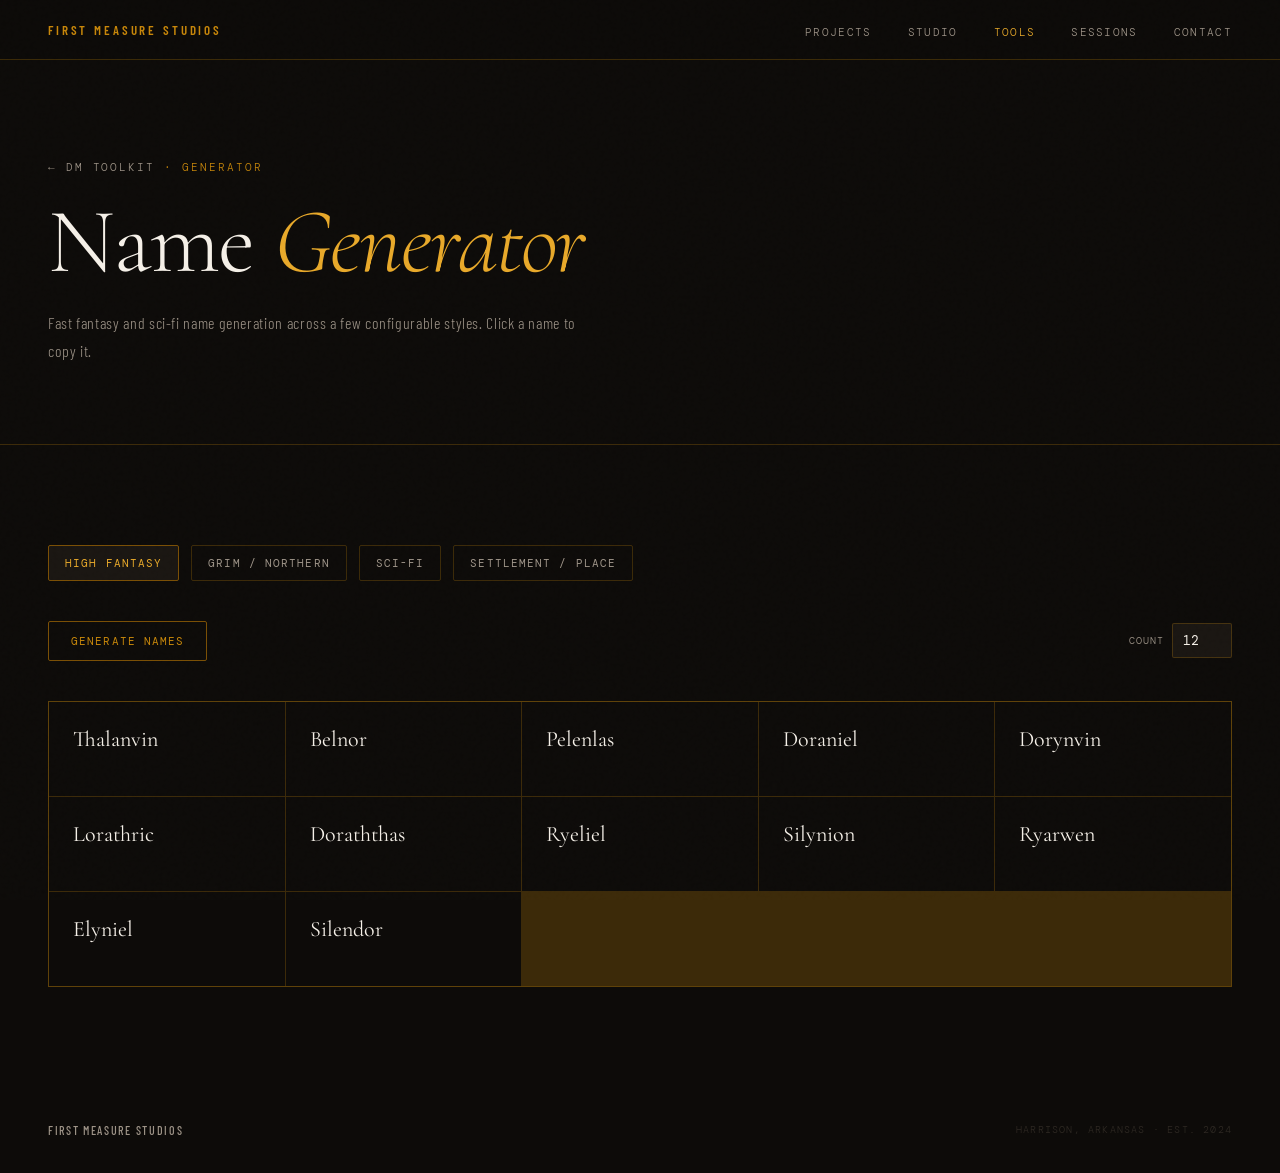
<file: tools/name-generator.html>
<!DOCTYPE html>
<html lang="en">
<head>
  <meta charset="UTF-8">
  <meta name="viewport" content="width=device-width, initial-scale=1.0">
  <meta name="description" content="Name generator — fast fantasy and sci-fi name generation across configurable styles.">
  <link rel="icon" href="../favicon.ico" sizes="any">
  <link rel="icon" type="image/png" sizes="16x16" href="../assets/favicon-16x16.png">
  <link rel="icon" type="image/png" sizes="32x32" href="../assets/favicon-32x32.png">
  <link rel="apple-touch-icon" href="../assets/apple-touch-icon.png">
  <link rel="manifest" href="../site.webmanifest">
  <meta name="theme-color" content="#0d0b09">

  <meta property="og:type" content="website">
  <meta property="og:title" content="Name Generator — First Measure Studios">
  <meta property="og:description" content="Name generator — fast fantasy and sci-fi name generation across configurable styles.">
  <meta property="og:image" content="https://firstmeasurestudio.store/assets/og-image.png">
  <meta property="og:url" content="https://firstmeasurestudio.store/tools/name-generator.html">
  <meta name="twitter:card" content="summary_large_image">
  <meta name="twitter:title" content="Name Generator — First Measure Studios">
  <meta name="twitter:description" content="Name generator — fast fantasy and sci-fi name generation across configurable styles.">
  <meta name="twitter:image" content="https://firstmeasurestudio.store/assets/og-image.png">

  <title>Name Generator — First Measure Studios</title>
  <link rel="preconnect" href="https://fonts.googleapis.com">
  <link rel="preconnect" href="https://fonts.gstatic.com" crossorigin>
  <link href="https://fonts.googleapis.com/css2?family=Cormorant+Garamond:ital,wght@0,300;0,400;0,600;1,300;1,400&family=DM+Mono:wght@300;400;500&family=Barlow+Condensed:wght@300;400;500;600;700&display=swap" rel="stylesheet">
  <link rel="stylesheet" href="shared.css">
  <style>
    .controls {
      display: flex;
      flex-wrap: wrap;
      gap: 12px;
      align-items: center;
      margin-bottom: 40px;
    }

    .style-btn {
      font-family: var(--mono); font-size: 11px; letter-spacing: 0.1em; text-transform: uppercase;
      padding: 10px 16px; border-radius: 2px; cursor: pointer;
      border: 0.5px solid var(--rule); background: transparent; color: var(--mist);
      transition: color 0.2s, background 0.2s, border-color 0.2s;
    }
    .style-btn.is-active { color: var(--amber-light); border-color: var(--amber-dim); background: var(--smoke); }
    .style-btn:hover { color: var(--amber-light); border-color: var(--amber-dim); }

    .count-field { display: flex; align-items: center; gap: 8px; margin-left: auto; }
    .count-field label { font-family: var(--mono); font-size: 10px; letter-spacing: 0.1em; text-transform: uppercase; color: var(--mist); }
    .count-field input {
      width: 60px;
      background: var(--smoke);
      border: 0.5px solid var(--rule);
      color: var(--paper);
      font-family: var(--mono);
      font-size: 13px;
      padding: 8px 10px;
      border-radius: 2px;
    }
    .count-field input:focus { outline: none; border-color: var(--amber); }

    .roll-btn {
      font-family: var(--mono); font-size: 11px; letter-spacing: 0.1em; text-transform: uppercase;
      padding: 12px 22px; border-radius: 2px; cursor: pointer;
      border: 0.5px solid var(--amber-dim); background: transparent; color: var(--amber);
      transition: color 0.2s, background 0.2s, border-color 0.2s;
    }
    .roll-btn:hover { color: var(--ink); background: var(--amber); border-color: var(--amber); }

    .name-grid {
      display: grid;
      grid-template-columns: repeat(auto-fill, minmax(220px, 1fr));
      gap: 1px;
      background: var(--rule);
      border: 0.5px solid var(--rule);
    }

    .name-card {
      background: var(--ink);
      padding: 24px;
      font-family: var(--serif);
      font-size: 22px;
      font-weight: 400;
      transition: background 0.2s;
      cursor: pointer;
    }
    .name-card:hover { background: var(--ash); }
    .name-card .copied-hint {
      display: block;
      font-family: var(--mono);
      font-size: 9px;
      color: var(--amber-dim);
      letter-spacing: 0.1em;
      text-transform: uppercase;
      margin-top: 8px;
      opacity: 0;
      transition: opacity 0.2s;
    }
    .name-card.is-copied .copied-hint { opacity: 1; }
  </style>
</head>
<body>

  <nav>
    <a href="../index.html" class="nav-wordmark">First Measure Studios</a>
    <ul class="nav-links">
      <li><a href="../index.html#projects">Projects</a></li>
      <li><a href="../index.html#studio">Studio</a></li>
      <li><a href="index.html" class="nav-active">Tools</a></li>
      <li><a href="../show.html">Sessions</a></li>
      <li><a href="../index.html#contact">Contact</a></li>
    </ul>
  </nav>

  <div class="page-header">
    <p class="page-eyebrow"><a href="index.html">&larr; DM Toolkit</a> &middot; Generator</p>
    <h1 class="page-title">Name <em>Generator</em></h1>
    <p class="page-sub">Fast fantasy and sci-fi name generation across a few configurable styles. Click a name to copy it.</p>
  </div>

  <section id="generator">
    <div class="controls" id="style-controls"></div>

    <div class="controls">
      <button class="roll-btn" id="roll-btn">Generate Names</button>
      <div class="count-field">
        <label for="count">Count</label>
        <input id="count" type="number" value="12" min="1" max="60">
      </div>
    </div>

    <div class="name-grid" id="name-grid"></div>
  </section>

  <footer>
    <span class="footer-word">First Measure Studios</span>
    <span class="footer-meta">Harrison, Arkansas &middot; Est. 2024</span>
  </footer>

  <script>
    const styles = {
      highFantasy: {
        label: 'High Fantasy',
        syllables: {
          pre: ['Ae', 'Bel', 'Cal', 'Dor', 'El', 'Fen', 'Gal', 'Hal', 'Il', 'Kae', 'Lor', 'Mir', 'Nym', 'Or', 'Pel', 'Quel', 'Ry', 'Sil', 'Thal', 'Val'],
          mid: ['an', 'ar', 'en', 'el', 'or', 'ath', 'in', 'yn', 'ir', ''],
          post: ['dor', 'iel', 'ion', 'wyn', 'ric', 'las', 'wen', 'thas', 'nor', 'vin']
        }
      },
      grim: {
        label: 'Grim / Northern',
        syllables: {
          pre: ['Bra', 'Drav', 'Grim', 'Hrol', 'Ing', 'Kor', 'Mor', 'Rag', 'Skar', 'Thrag', 'Ulf', 'Vor', 'Wulf', 'Bjor', 'Dag'],
          mid: ['ga', 'ka', 'ra', 'da', 'or', 'un', 'ok', ''],
          post: ['gar', 'mund', 'thor', 'grim', 'nir', 'vald', 'ulf', 'skar', 'ken', 'dor']
        }
      },
      sciFi: {
        label: 'Sci-Fi',
        syllables: {
          pre: ['Ax', 'Ze', 'Ky', 'Vel', 'Ori', 'Nex', 'Quor', 'Trex', 'Vash', 'Zor', 'Jax', 'Ryn', 'Cael', 'Dex'],
          mid: ['on', 'ex', 'ar', 'us', 'ix', 'yr', 'th', ''],
          post: ['ion', 'ex', 'ar', 'us', 'yx', 'is', 'on', 'ath', 'or', 'en']
        }
      },
      settlement: {
        label: 'Settlement / Place',
        syllables: {
          pre: ['Ash', 'Black', 'Dun', 'Fair', 'Green', 'Hollow', 'Iron', 'Mill', 'North', 'Oak', 'Raven', 'Stone', 'West', 'Wolf'],
          mid: ['', '', '', '', 'en', 'ing'],
          post: ['ford', 'haven', 'hollow', 'burg', 'mere', 'wood', 'field', 'ridge', 'gate', 'vale']
        }
      }
    };

    let activeStyle = 'highFantasy';

    function renderStyleButtons() {
      const wrap = document.getElementById('style-controls');
      wrap.innerHTML = Object.keys(styles).map(key => `
        <button class="style-btn ${key === activeStyle ? 'is-active' : ''}" data-style="${key}">${styles[key].label}</button>
      `).join('');
      wrap.querySelectorAll('.style-btn').forEach(btn => {
        btn.addEventListener('click', () => {
          activeStyle = btn.dataset.style;
          renderStyleButtons();
          generate();
        });
      });
    }

    function pick(arr) { return arr[Math.floor(Math.random() * arr.length)]; }

    function generateName(styleKey) {
      const s = styles[styleKey].syllables;
      let name = pick(s.pre) + pick(s.mid) + pick(s.post);
      return name;
    }

    function generate() {
      const count = Math.min(60, Math.max(1, parseInt(document.getElementById('count').value, 10) || 12));
      const grid = document.getElementById('name-grid');
      const seen = new Set();
      const names = [];
      let attempts = 0;
      while (names.length < count && attempts < count * 20) {
        const n = generateName(activeStyle);
        attempts++;
        if (seen.has(n)) continue;
        seen.add(n);
        names.push(n);
      }
      grid.innerHTML = names.map(n => `
        <div class="name-card" data-name="${n}">
          ${n}
          <span class="copied-hint">Copied</span>
        </div>
      `).join('');

      grid.querySelectorAll('.name-card').forEach(card => {
        card.addEventListener('click', () => {
          navigator.clipboard.writeText(card.dataset.name).catch(() => {});
          card.classList.add('is-copied');
          setTimeout(() => card.classList.remove('is-copied'), 1200);
        });
      });
    }

    document.getElementById('roll-btn').addEventListener('click', generate);
    document.getElementById('count').addEventListener('change', generate);

    renderStyleButtons();
    generate();
  </script>

</body>
</html>
</file>
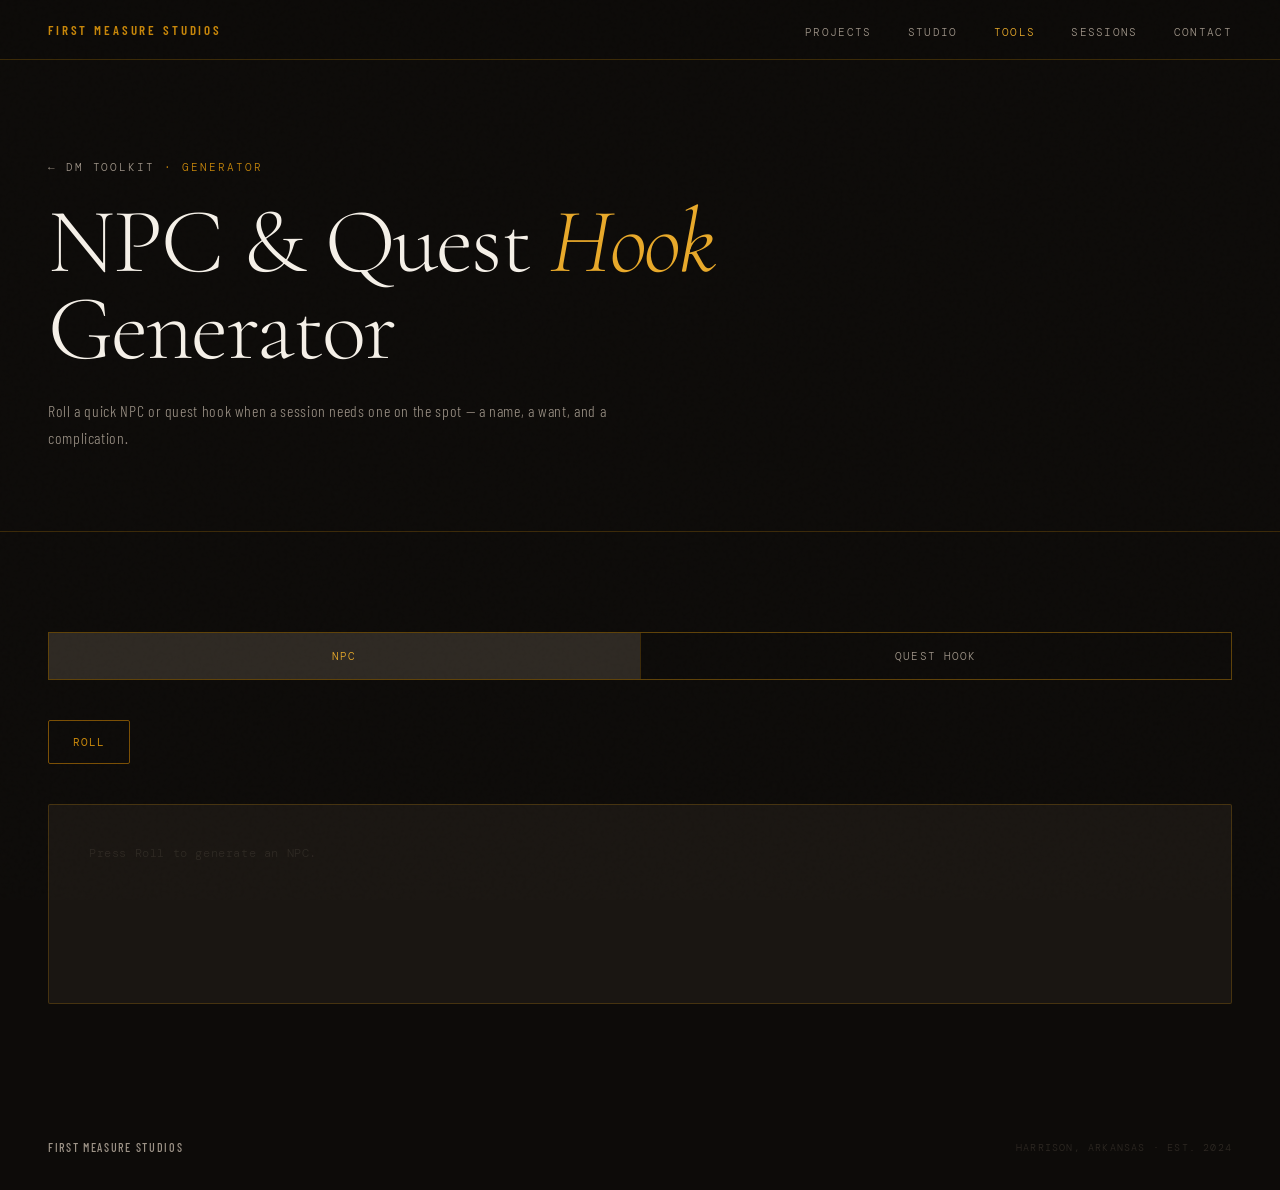
<file: tools/npc-quest-generator.html>
<!DOCTYPE html>
<html lang="en">
<head>
  <meta charset="UTF-8">
  <meta name="viewport" content="width=device-width, initial-scale=1.0">
  <meta name="description" content="NPC and quest hook generator — roll a quick NPC or quest hook when a session needs one on the spot.">
  <link rel="icon" href="../favicon.ico" sizes="any">
  <link rel="icon" type="image/png" sizes="16x16" href="../assets/favicon-16x16.png">
  <link rel="icon" type="image/png" sizes="32x32" href="../assets/favicon-32x32.png">
  <link rel="apple-touch-icon" href="../assets/apple-touch-icon.png">
  <link rel="manifest" href="../site.webmanifest">
  <meta name="theme-color" content="#0d0b09">

  <meta property="og:type" content="website">
  <meta property="og:title" content="NPC &amp; Quest Hook Generator — First Measure Studios">
  <meta property="og:description" content="NPC and quest hook generator — roll a quick NPC or quest hook when a session needs one on the spot.">
  <meta property="og:image" content="https://firstmeasurestudio.store/assets/og-image.png">
  <meta property="og:url" content="https://firstmeasurestudio.store/tools/npc-quest-generator.html">
  <meta name="twitter:card" content="summary_large_image">
  <meta name="twitter:title" content="NPC &amp; Quest Hook Generator — First Measure Studios">
  <meta name="twitter:description" content="NPC and quest hook generator — roll a quick NPC or quest hook when a session needs one on the spot.">
  <meta name="twitter:image" content="https://firstmeasurestudio.store/assets/og-image.png">

  <title>NPC &amp; Quest Hook Generator — First Measure Studios</title>
  <link rel="preconnect" href="https://fonts.googleapis.com">
  <link rel="preconnect" href="https://fonts.gstatic.com" crossorigin>
  <link href="https://fonts.googleapis.com/css2?family=Cormorant+Garamond:ital,wght@0,300;0,400;0,600;1,300;1,400&family=DM+Mono:wght@300;400;500&family=Barlow+Condensed:wght@300;400;500;600;700&display=swap" rel="stylesheet">
  <link rel="stylesheet" href="shared.css">
  <style>
    .tabs { display: flex; gap: 1px; background: var(--rule); border: 0.5px solid var(--rule); margin-bottom: 40px; }
    .tab {
      flex: 1;
      text-align: center;
      background: var(--ink);
      padding: 16px;
      font-family: var(--mono);
      font-size: 11px;
      letter-spacing: 0.1em;
      text-transform: uppercase;
      color: var(--mist);
      cursor: pointer;
      transition: color 0.2s, background 0.2s;
    }
    .tab.is-active { color: var(--amber-light); background: var(--ash); }
    .tab:hover { color: var(--amber-light); }

    .roll-btn {
      font-family: var(--mono); font-size: 11px; letter-spacing: 0.1em; text-transform: uppercase;
      padding: 14px 24px; border-radius: 2px; cursor: pointer;
      border: 0.5px solid var(--amber-dim); background: transparent; color: var(--amber);
      transition: color 0.2s, background 0.2s, border-color 0.2s;
      margin-bottom: 40px;
    }
    .roll-btn:hover { color: var(--ink); background: var(--amber); border-color: var(--amber); }

    .result-card {
      background: var(--smoke);
      border: 0.5px solid var(--rule);
      border-radius: 2px;
      padding: 40px;
      min-height: 200px;
    }

    .npc-name {
      font-family: var(--serif);
      font-size: 34px;
      color: var(--amber-light);
      margin-bottom: 20px;
    }

    .npc-line {
      display: flex;
      gap: 16px;
      margin-bottom: 12px;
      font-size: 15px;
      line-height: 1.6;
    }

    .npc-line .label {
      font-family: var(--mono);
      font-size: 10px;
      letter-spacing: 0.1em;
      text-transform: uppercase;
      color: var(--amber-dim);
      width: 100px;
      flex-shrink: 0;
      padding-top: 3px;
    }

    .npc-line .value { color: var(--paper); font-weight: 300; }

    .quest-text {
      font-family: var(--serif);
      font-size: 24px;
      font-weight: 300;
      line-height: 1.5;
      color: var(--paper);
    }

    .quest-text em { color: var(--amber-light); font-style: italic; }

    .placeholder {
      font-family: var(--mono);
      font-size: 12px;
      color: var(--ash);
      letter-spacing: 0.05em;
    }
  </style>
</head>
<body>

  <nav>
    <a href="../index.html" class="nav-wordmark">First Measure Studios</a>
    <ul class="nav-links">
      <li><a href="../index.html#projects">Projects</a></li>
      <li><a href="../index.html#studio">Studio</a></li>
      <li><a href="index.html" class="nav-active">Tools</a></li>
      <li><a href="../show.html">Sessions</a></li>
      <li><a href="../index.html#contact">Contact</a></li>
    </ul>
  </nav>

  <div class="page-header">
    <p class="page-eyebrow"><a href="index.html">&larr; DM Toolkit</a> &middot; Generator</p>
    <h1 class="page-title">NPC &amp; Quest <em>Hook</em><br>Generator</h1>
    <p class="page-sub">Roll a quick NPC or quest hook when a session needs one on the spot &mdash; a name, a want, and a complication.</p>
  </div>

  <section id="generator">
    <div class="tabs">
      <div class="tab is-active" data-tab="npc">NPC</div>
      <div class="tab" data-tab="quest">Quest Hook</div>
    </div>

    <button class="roll-btn" id="roll-btn">Roll</button>

    <div class="result-card" id="result-card">
      <p class="placeholder">Press Roll to generate an NPC.</p>
    </div>
  </section>

  <footer>
    <span class="footer-word">First Measure Studios</span>
    <span class="footer-meta">Harrison, Arkansas &middot; Est. 2024</span>
  </footer>

  <script>
    let activeTab = 'npc';

    const nameSyllables = {
      pre: ['Ae', 'Bel', 'Cor', 'Dor', 'El', 'Fen', 'Gal', 'Hal', 'Il', 'Kae', 'Lor', 'Mir', 'Nym', 'Or', 'Pel', 'Ry', 'Sil', 'Thal', 'Val', 'Wren'],
      post: ['dor', 'iel', 'ric', 'las', 'wen', 'thas', 'nor', 'vin', 'wyn', 'mund', 'grave', 'thorne']
    };

    function pick(arr) { return arr[Math.floor(Math.random() * arr.length)]; }

    function genName() {
      return pick(nameSyllables.pre) + pick(nameSyllables.post);
    }

    const roles = ['a weathered blacksmith', 'a nervous merchant', 'a retired soldier', 'a wandering scholar', 'a tavern keeper', 'a local healer', 'a grave-tender', 'a hunter', 'a disgraced noble', 'a traveling minstrel', 'a shrine caretaker', 'a river ferryman'];
    const traits = ['speaks only in half-truths', 'has a habit of finishing others\' sentences', 'never makes eye contact', 'collects small trinkets from strangers', 'laughs at the wrong moments', 'is fiercely loyal once trust is earned', 'always seems to know more than they say', 'carries an old debt they won\'t discuss'];
    const wants = ['to be believed, for once', 'to leave this place before winter', 'to protect someone who doesn\'t want protecting', 'to settle a score from long ago', 'to be forgiven for something unspoken', 'to find a way out of a bad deal', 'to prove they\'re more than their reputation'];
    const secrets = ['is secretly in debt to someone dangerous', 'witnessed something they were never meant to see', 'is not who they claim to be', 'has been quietly helping the other side', 'knows exactly where the missing person went', 'is dying and hasn\'t told anyone'];

    function generateNPC() {
      return {
        name: genName(),
        role: pick(roles),
        trait: pick(traits),
        want: pick(wants),
        secret: pick(secrets)
      };
    }

    const questGivers = ['a frightened villager', 'a dying soldier', 'a local lord', 'a traveling merchant', 'an old friend', 'a stranger in a tavern', 'a child who won\'t give their name', 'a wounded messenger'];
    const questTasks = ['recover something stolen', 'find someone who vanished without a trace', 'escort a dangerous prisoner', 'uncover the truth behind a string of disappearances', 'deliver a message no one wants delivered', 'settle a dispute before it turns violent', 'clear out something nesting beneath the town', 'break a curse before the next full moon'];
    const questTwists = ['the person who hired you isn\'t telling the whole truth', 'the target isn\'t guilty of what they\'re accused of', 'someone else is racing to get there first', 'the reward comes with strings no one mentioned', 'what you\'re looking for has already changed hands', 'the real threat isn\'t the one you were warned about'];

    function generateQuest() {
      const giver = pick(questGivers);
      const task = pick(questTasks);
      const twist = pick(questTwists);
      return `<em>${giver.charAt(0).toUpperCase() + giver.slice(1)}</em> asks the party to ${task}. But ${twist}.`;
    }

    function renderNPC(npc) {
      document.getElementById('result-card').innerHTML = `
        <div class="npc-name">${npc.name}</div>
        <div class="npc-line"><span class="label">Role</span><span class="value">${npc.role}</span></div>
        <div class="npc-line"><span class="label">Trait</span><span class="value">${npc.trait}</span></div>
        <div class="npc-line"><span class="label">Wants</span><span class="value">${npc.want}</span></div>
        <div class="npc-line"><span class="label">Secret</span><span class="value">${npc.secret}</span></div>
      `;
    }

    function renderQuest(text) {
      document.getElementById('result-card').innerHTML = `<div class="quest-text">${text}</div>`;
    }

    function roll() {
      if (activeTab === 'npc') {
        renderNPC(generateNPC());
      } else {
        renderQuest(generateQuest());
      }
    }

    document.querySelectorAll('.tab').forEach(tab => {
      tab.addEventListener('click', () => {
        activeTab = tab.dataset.tab;
        document.querySelectorAll('.tab').forEach(t => t.classList.remove('is-active'));
        tab.classList.add('is-active');
        document.getElementById('result-card').innerHTML = `<p class="placeholder">Press Roll to generate ${activeTab === 'npc' ? 'an NPC' : 'a quest hook'}.</p>`;
      });
    });

    document.getElementById('roll-btn').addEventListener('click', roll);
  </script>

</body>
</html>
</file>
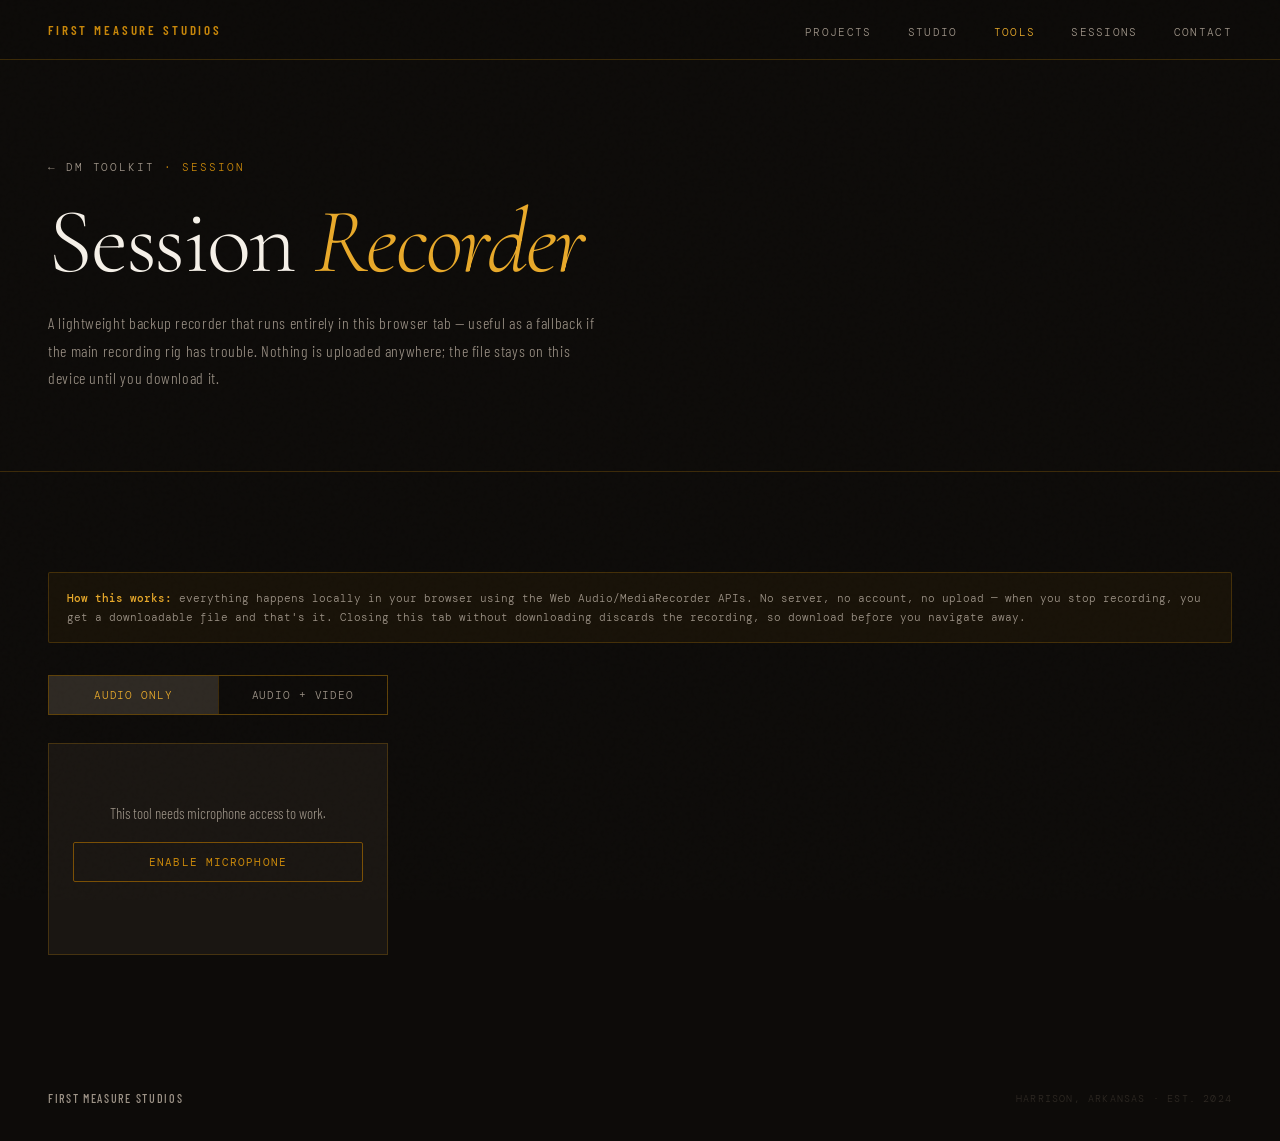
<file: tools/session-recorder.html>
<!DOCTYPE html>
<html lang="en">
<head>
  <meta charset="UTF-8">
  <meta name="viewport" content="width=device-width, initial-scale=1.0">
  <meta name="description" content="Session recorder — a lightweight browser-based backup recorder for tabletop sessions. Records locally, nothing is uploaded.">
  <link rel="icon" href="../favicon.ico" sizes="any">
  <link rel="icon" type="image/png" sizes="16x16" href="../assets/favicon-16x16.png">
  <link rel="icon" type="image/png" sizes="32x32" href="../assets/favicon-32x32.png">
  <link rel="apple-touch-icon" href="../assets/apple-touch-icon.png">
  <link rel="manifest" href="../site.webmanifest">
  <meta name="theme-color" content="#0d0b09">

  <meta property="og:type" content="website">
  <meta property="og:title" content="Session Recorder — First Measure Studios">
  <meta property="og:description" content="Session recorder — a lightweight browser-based backup recorder for tabletop sessions. Records locally, nothing is uploaded.">
  <meta property="og:image" content="https://firstmeasurestudio.store/assets/og-image.png">
  <meta property="og:url" content="https://firstmeasurestudio.store/tools/session-recorder.html">
  <meta name="twitter:card" content="summary_large_image">
  <meta name="twitter:title" content="Session Recorder — First Measure Studios">
  <meta name="twitter:description" content="Session recorder — a lightweight browser-based backup recorder for tabletop sessions. Records locally, nothing is uploaded.">
  <meta name="twitter:image" content="https://firstmeasurestudio.store/assets/og-image.png">

  <title>Session Recorder — First Measure Studios</title>
  <link rel="preconnect" href="https://fonts.googleapis.com">
  <link rel="preconnect" href="https://fonts.gstatic.com" crossorigin>
  <link href="https://fonts.googleapis.com/css2?family=Cormorant+Garamond:ital,wght@0,300;0,400;0,600;1,300;1,400&family=DM+Mono:wght@300;400;500&family=Barlow+Condensed:wght@300;400;500;600;700&display=swap" rel="stylesheet">
  <link rel="stylesheet" href="shared.css">
  <style>
    .layout { display: grid; grid-template-columns: 340px 1fr; gap: 56px; }
    @media (max-width: 900px) { .layout { grid-template-columns: 1fr; gap: 40px; } }

    .notice {
      font-family: var(--mono);
      font-size: 11px;
      line-height: 1.7;
      color: var(--mist);
      background: rgba(200,135,10,0.06);
      border: 0.5px solid var(--rule);
      border-radius: 2px;
      padding: 16px 18px;
      margin-bottom: 32px;
    }
    .notice strong { color: var(--amber-light); font-weight: 500; }

    .field-label {
      font-family: var(--mono); font-size: 10px; letter-spacing: 0.12em; text-transform: uppercase;
      color: var(--amber); margin-bottom: 10px; display: block;
    }

    .mode-toggle { display: flex; gap: 1px; background: var(--rule); border: 0.5px solid var(--rule); margin-bottom: 28px; }
    .mode-btn {
      flex: 1; text-align: center; background: var(--ink); padding: 12px;
      font-family: var(--mono); font-size: 11px; letter-spacing: 0.08em; text-transform: uppercase;
      color: var(--mist); cursor: pointer; transition: color 0.2s, background 0.2s;
    }
    .mode-btn.is-active { color: var(--amber-light); background: var(--ash); }
    .mode-btn:hover { color: var(--amber-light); }

    select {
      width: 100%;
      background: var(--smoke);
      border: 0.5px solid var(--rule);
      color: var(--paper);
      font-family: var(--mono);
      font-size: 12px;
      padding: 10px 12px;
      border-radius: 2px;
      margin-bottom: 20px;
    }
    select:focus { outline: none; border-color: var(--amber); }

    .btn {
      font-family: var(--mono); font-size: 11px; letter-spacing: 0.1em; text-transform: uppercase;
      padding: 12px 20px; border-radius: 2px; cursor: pointer;
      border: 0.5px solid var(--amber-dim); background: transparent; color: var(--amber);
      transition: color 0.2s, background 0.2s, border-color 0.2s;
      width: 100%;
    }
    .btn:hover:not(:disabled) { color: var(--ink); background: var(--amber); border-color: var(--amber); }
    .btn:disabled { opacity: 0.35; cursor: not-allowed; }
    .btn-ghost { border-color: var(--rule); color: var(--mist); }
    .btn-ghost:hover:not(:disabled) { color: var(--paper); background: var(--ash); border-color: var(--rule); }

    .btn-record {
      border-color: #c85a5a;
      color: #e08080;
    }
    .btn-record:hover:not(:disabled) { color: var(--ink); background: #c85a5a; border-color: #c85a5a; }
    .btn-record.is-recording {
      color: var(--ink);
      background: #c85a5a;
      border-color: #c85a5a;
      animation: pulse-rec 1.6s ease infinite;
    }
    @keyframes pulse-rec { 0%,100% { opacity: 1; } 50% { opacity: 0.75; } }

    .permission-gate {
      text-align: center;
      padding: 60px 24px;
      border: 0.5px solid var(--rule);
      background: var(--smoke);
    }
    .permission-gate p { color: var(--mist); font-size: 15px; margin-bottom: 20px; }

    .recorder-panel { display: none; }
    .recorder-panel.is-visible { display: block; }

    .meter-wrap {
      margin-bottom: 28px;
    }
    .meter-track {
      width: 100%;
      height: 10px;
      background: var(--smoke);
      border: 0.5px solid var(--rule);
      border-radius: 5px;
      overflow: hidden;
    }
    .meter-fill {
      height: 100%;
      width: 0%;
      background: linear-gradient(90deg, var(--amber-dim), var(--amber-light));
      transition: width 0.05s linear;
    }

    .timer {
      font-family: var(--serif);
      font-size: 48px;
      font-weight: 300;
      color: var(--paper);
      margin-bottom: 24px;
      font-variant-numeric: tabular-nums;
    }
    .timer.is-recording { color: #e08080; }

    video.preview-video {
      width: 100%;
      max-width: 480px;
      background: #000;
      border: 0.5px solid var(--rule);
      border-radius: 2px;
      margin-bottom: 20px;
      display: none;
    }
    video.preview-video.is-visible { display: block; }

    .playback-panel {
      margin-top: 32px;
      padding-top: 28px;
      border-top: 0.5px solid var(--rule);
      display: none;
    }
    .playback-panel.is-visible { display: block; }

    .playback-panel audio, .playback-panel video {
      width: 100%;
      max-width: 480px;
      margin-bottom: 16px;
      display: block;
    }

    .download-row { display: flex; gap: 12px; flex-wrap: wrap; }
    .download-row .btn { width: auto; padding: 12px 24px; }

    .error-note {
      font-family: var(--mono);
      font-size: 12px;
      color: #c85a0a;
      margin-top: 12px;
    }

    .device-empty {
      font-family: var(--mono);
      font-size: 11px;
      color: var(--ash);
      margin-bottom: 20px;
    }
  </style>
</head>
<body>

  <nav>
    <a href="../index.html" class="nav-wordmark">First Measure Studios</a>
    <ul class="nav-links">
      <li><a href="../index.html#projects">Projects</a></li>
      <li><a href="../index.html#studio">Studio</a></li>
      <li><a href="index.html" class="nav-active">Tools</a></li>
      <li><a href="../show.html">Sessions</a></li>
      <li><a href="../index.html#contact">Contact</a></li>
    </ul>
  </nav>

  <div class="page-header">
    <p class="page-eyebrow"><a href="index.html">&larr; DM Toolkit</a> &middot; Session</p>
    <h1 class="page-title">Session <em>Recorder</em></h1>
    <p class="page-sub">A lightweight backup recorder that runs entirely in this browser tab &mdash; useful as a fallback if the main recording rig has trouble. Nothing is uploaded anywhere; the file stays on this device until you download it.</p>
  </div>

  <section id="recorder">
    <div class="notice">
      <strong>How this works:</strong> everything happens locally in your browser using the Web Audio/MediaRecorder APIs. No server, no account, no upload — when you stop recording, you get a downloadable file and that's it. Closing this tab without downloading discards the recording, so download before you navigate away.
    </div>

    <div class="layout">
      <div>
        <div class="mode-toggle">
          <div class="mode-btn is-active" data-mode="audio">Audio Only</div>
          <div class="mode-btn" data-mode="video">Audio + Video</div>
        </div>

        <div id="permission-gate" class="permission-gate">
          <p>This tool needs microphone access to work<span id="camera-needed-note"></span>.</p>
          <button class="btn" id="request-access-btn">Enable Microphone</button>
          <div class="error-note" id="permission-error"></div>
        </div>

        <div id="device-panel" style="display:none;">
          <label class="field-label" for="mic-select">Microphone</label>
          <select id="mic-select"></select>

          <div id="camera-select-wrap" style="display:none;">
            <label class="field-label" for="camera-select">Camera</label>
            <select id="camera-select"></select>
          </div>

          <button class="btn btn-record" id="record-btn" disabled>Start Recording</button>
        </div>
      </div>

      <div>
        <div id="recorder-panel" class="recorder-panel">
          <div class="timer" id="timer">00:00</div>

          <video class="preview-video" id="live-preview" muted playsinline autoplay></video>

          <div class="meter-wrap">
            <label class="field-label">Input Level</label>
            <div class="meter-track"><div class="meter-fill" id="meter-fill"></div></div>
          </div>

          <div class="playback-panel" id="playback-panel">
            <label class="field-label">Recording</label>
            <div id="playback-media-wrap"></div>
            <div class="download-row">
              <button class="btn" id="download-btn">Download Recording</button>
              <button class="btn btn-ghost" id="discard-btn">Discard &amp; Record Again</button>
            </div>
          </div>
        </div>
      </div>
    </div>
  </section>

  <footer>
    <span class="footer-word">First Measure Studios</span>
    <span class="footer-meta">Harrison, Arkansas &middot; Est. 2024</span>
  </footer>

  <script>
    let mode = 'audio'; // 'audio' | 'video'
    let stream = null;
    let mediaRecorder = null;
    let recordedChunks = [];
    let recordedBlob = null;
    let audioContext = null;
    let analyser = null;
    let meterRAF = null;
    let timerInterval = null;
    let elapsedSeconds = 0;
    let hasPermission = false;

    function pad(n) { return String(n).padStart(2, '0'); }

    function formatTime(totalSeconds) {
      const h = Math.floor(totalSeconds / 3600);
      const m = Math.floor((totalSeconds % 3600) / 60);
      const s = totalSeconds % 60;
      return h > 0 ? `${pad(h)}:${pad(m)}:${pad(s)}` : `${pad(m)}:${pad(s)}`;
    }

    function pickMimeType() {
      const candidates = mode === 'video'
        ? ['video/webm;codecs=vp9,opus', 'video/webm;codecs=vp8,opus', 'video/webm', 'video/mp4']
        : ['audio/webm;codecs=opus', 'audio/webm', 'audio/ogg;codecs=opus', 'audio/mp4'];
      for (const c of candidates) {
        if (window.MediaRecorder && MediaRecorder.isTypeSupported && MediaRecorder.isTypeSupported(c)) return c;
      }
      return '';
    }

    function extFromMime(mime) {
      if (mime.includes('mp4')) return 'mp4';
      if (mime.includes('ogg')) return 'ogg';
      return 'webm';
    }

    // ---------- Mode toggle ----------
    document.querySelectorAll('.mode-btn').forEach(btn => {
      btn.addEventListener('click', async () => {
        if (mediaRecorder && mediaRecorder.state === 'recording') return; // don't allow mode switch mid-recording
        mode = btn.dataset.mode;
        document.querySelectorAll('.mode-btn').forEach(b => b.classList.remove('is-active'));
        btn.classList.add('is-active');
        document.getElementById('camera-select-wrap').style.display = mode === 'video' ? 'block' : 'none';
        document.getElementById('camera-needed-note').textContent = mode === 'video' ? ' and camera access' : '';
        if (hasPermission) {
          stopStream();
          await startPreviewStream();
        }
      });
    });

    // ---------- Device enumeration ----------
    async function populateDevices() {
      const devices = await navigator.mediaDevices.enumerateDevices();
      const mics = devices.filter(d => d.kind === 'audioinput');
      const cams = devices.filter(d => d.kind === 'videoinput');

      const micSelect = document.getElementById('mic-select');
      const camSelect = document.getElementById('camera-select');
      micSelect.innerHTML = mics.map((d, i) => `<option value="${d.deviceId}">${d.label || 'Microphone ' + (i + 1)}</option>`).join('');
      camSelect.innerHTML = cams.map((d, i) => `<option value="${d.deviceId}">${d.label || 'Camera ' + (i + 1)}</option>`).join('');

      if (mics.length === 0) {
        micSelect.innerHTML = '<option>No microphones found</option>';
      }
      if (cams.length === 0) {
        camSelect.innerHTML = '<option>No cameras found</option>';
      }
    }

    // ---------- Stream / preview ----------
    function stopStream() {
      if (stream) {
        stream.getTracks().forEach(t => t.stop());
        stream = null;
      }
      if (meterRAF) cancelAnimationFrame(meterRAF);
      if (audioContext) {
        audioContext.close().catch(() => {});
        audioContext = null;
      }
    }

    async function startPreviewStream() {
      const micId = document.getElementById('mic-select').value;
      const camId = document.getElementById('camera-select').value;

      const constraints = {
        audio: micId ? { deviceId: { exact: micId } } : true,
      };
      if (mode === 'video') {
        constraints.video = camId ? { deviceId: { exact: camId } } : true;
      }

      try {
        stream = await navigator.mediaDevices.getUserMedia(constraints);
      } catch (e) {
        document.getElementById('permission-error').textContent = 'Could not access the selected device: ' + e.message;
        return;
      }

      const liveVideo = document.getElementById('live-preview');
      if (mode === 'video') {
        liveVideo.srcObject = stream;
        liveVideo.classList.add('is-visible');
        liveVideo.play().catch(() => {});
      } else {
        liveVideo.classList.remove('is-visible');
        liveVideo.srcObject = null;
      }

      setupMeter(stream);
      document.getElementById('record-btn').disabled = false;
    }

    function setupMeter(mediaStream) {
      audioContext = new (window.AudioContext || window.webkitAudioContext)();
      const source = audioContext.createMediaStreamSource(mediaStream);
      analyser = audioContext.createAnalyser();
      analyser.fftSize = 256;
      source.connect(analyser);
      const data = new Uint8Array(analyser.frequencyBinCount);
      const fill = document.getElementById('meter-fill');

      function tick() {
        analyser.getByteFrequencyData(data);
        let sum = 0;
        for (let i = 0; i < data.length; i++) sum += data[i];
        const avg = sum / data.length; // 0-255
        const pct = Math.min(100, (avg / 140) * 100);
        fill.style.width = pct + '%';
        meterRAF = requestAnimationFrame(tick);
      }
      tick();
    }

    // ---------- Permission gate ----------
    document.getElementById('request-access-btn').addEventListener('click', async () => {
      const errorEl = document.getElementById('permission-error');
      errorEl.textContent = '';

      if (!navigator.mediaDevices || !navigator.mediaDevices.getUserMedia) {
        errorEl.textContent = 'This browser does not support microphone recording.';
        return;
      }
      if (!window.MediaRecorder) {
        errorEl.textContent = 'This browser does not support the recording API (MediaRecorder).';
        return;
      }

      try {
        // request permission with a throwaway stream first so device labels populate
        const permStream = await navigator.mediaDevices.getUserMedia({ audio: true, video: mode === 'video' });
        permStream.getTracks().forEach(t => t.stop());
        hasPermission = true;
        await populateDevices();
        document.getElementById('permission-gate').style.display = 'none';
        document.getElementById('device-panel').style.display = 'block';
        document.getElementById('recorder-panel').classList.add('is-visible');
        await startPreviewStream();
      } catch (e) {
        errorEl.textContent = 'Permission denied or no device available: ' + e.message;
      }
    });

    document.getElementById('mic-select').addEventListener('change', async () => {
      if (hasPermission) { stopStream(); await startPreviewStream(); }
    });
    document.getElementById('camera-select') && document.getElementById('camera-select').addEventListener('change', async () => {
      if (hasPermission) { stopStream(); await startPreviewStream(); }
    });

    // ---------- Recording ----------
    function startTimer() {
      elapsedSeconds = 0;
      document.getElementById('timer').textContent = formatTime(0);
      timerInterval = setInterval(() => {
        elapsedSeconds++;
        document.getElementById('timer').textContent = formatTime(elapsedSeconds);
      }, 1000);
    }
    function stopTimer() {
      clearInterval(timerInterval);
    }

    document.getElementById('record-btn').addEventListener('click', () => {
      const btn = document.getElementById('record-btn');
      if (!mediaRecorder || mediaRecorder.state === 'inactive') {
        // start
        recordedChunks = [];
        const mimeType = pickMimeType();
        try {
          mediaRecorder = mimeType ? new MediaRecorder(stream, { mimeType }) : new MediaRecorder(stream);
        } catch (e) {
          document.getElementById('permission-error').textContent = 'Could not start recording: ' + e.message;
          return;
        }
        mediaRecorder.ondataavailable = (e) => { if (e.data && e.data.size > 0) recordedChunks.push(e.data); };
        mediaRecorder.onstop = handleRecordingStop;
        mediaRecorder.start(1000);

        btn.textContent = 'Stop Recording';
        btn.classList.add('is-recording');
        document.getElementById('timer').classList.add('is-recording');
        document.getElementById('playback-panel').classList.remove('is-visible');
        startTimer();
      } else {
        // stop
        mediaRecorder.stop();
        btn.textContent = 'Start Recording';
        btn.classList.remove('is-recording');
        document.getElementById('timer').classList.remove('is-recording');
        stopTimer();
      }
    });

    function handleRecordingStop() {
      const mimeType = mediaRecorder.mimeType || pickMimeType() || 'video/webm';
      recordedBlob = new Blob(recordedChunks, { type: mimeType });
      const url = URL.createObjectURL(recordedBlob);

      const wrap = document.getElementById('playback-media-wrap');
      wrap.innerHTML = '';
      const el = document.createElement(mode === 'video' ? 'video' : 'audio');
      el.controls = true;
      el.src = url;
      wrap.appendChild(el);

      document.getElementById('playback-panel').classList.add('is-visible');
    }

    document.getElementById('download-btn').addEventListener('click', () => {
      if (!recordedBlob) return;
      const mimeType = recordedBlob.type || 'video/webm';
      const ext = extFromMime(mimeType);
      const ts = new Date().toISOString().replace(/[:T]/g, '-').slice(0, 19);
      const a = document.createElement('a');
      a.href = URL.createObjectURL(recordedBlob);
      a.download = `session-recording-${ts}.${ext}`;
      document.body.appendChild(a);
      a.click();
      document.body.removeChild(a);
    });

    document.getElementById('discard-btn').addEventListener('click', () => {
      recordedBlob = null;
      recordedChunks = [];
      document.getElementById('playback-panel').classList.remove('is-visible');
      document.getElementById('playback-media-wrap').innerHTML = '';
    });

    window.addEventListener('beforeunload', (e) => {
      if (recordedBlob) {
        e.preventDefault();
        e.returnValue = '';
      }
    });
  </script>

</body>
</html>
</file>
<file: tools/shared.css>
*, *::before, *::after { box-sizing: border-box; margin: 0; padding: 0; }

:root {
  --ink: #0d0b09;
  --paper: #f5f0e8;
  --amber: #c8870a;
  --amber-light: #e8a92a;
  --amber-dim: #7a4f05;
  --smoke: #1a1612;
  --ash: #2e2923;
  --mist: #9e9488;
  --rule: rgba(200,135,10,0.25);
  --serif: 'Cormorant Garamond', Georgia, serif;
  --mono: 'DM Mono', monospace;
  --cond: 'Barlow Condensed', sans-serif;
}

html { scroll-behavior: smooth; }

body {
  background: var(--ink);
  color: var(--paper);
  font-family: var(--cond);
  font-weight: 300;
  min-height: 100vh;
  overflow-x: hidden;
}

body::before {
  content: '';
  position: fixed;
  inset: 0;
  background-image: url("data:image/svg+xml,%3Csvg viewBox='0 0 256 256' xmlns='http://www.w3.org/2000/svg'%3E%3Cfilter id='noise'%3E%3CfeTurbulence type='fractalNoise' baseFrequency='0.9' numOctaves='4' stitchTiles='stitch'/%3E%3C/filter%3E%3Crect width='100%25' height='100%25' filter='url(%23noise)' opacity='0.04'/%3E%3C/svg%3E");
  opacity: 0.4;
  pointer-events: none;
  z-index: 999;
}

/* ===================== NAV ===================== */
nav {
  position: fixed;
  top: 0; left: 0; right: 0;
  z-index: 100;
  display: flex;
  align-items: center;
  justify-content: space-between;
  padding: 20px 48px;
  border-bottom: 0.5px solid var(--rule);
  background: rgba(13,11,9,0.88);
  backdrop-filter: blur(14px);
  -webkit-backdrop-filter: blur(14px);
}

.nav-wordmark {
  font-family: var(--cond);
  font-weight: 600;
  font-size: 13px;
  letter-spacing: 0.22em;
  text-transform: uppercase;
  color: var(--amber);
  text-decoration: none;
}

.nav-links {
  display: flex;
  align-items: center;
  gap: 36px;
  list-style: none;
}

.nav-links a {
  font-family: var(--mono);
  font-size: 11px;
  letter-spacing: 0.12em;
  color: var(--mist);
  text-decoration: none;
  text-transform: uppercase;
  transition: color 0.2s;
}

.nav-links a:hover { color: var(--amber-light); }

.nav-links a.nav-active { color: var(--amber-light); }

.nav-links a.nav-cta {
  color: var(--amber);
  border: 0.5px solid var(--amber-dim);
  padding: 6px 14px;
  border-radius: 2px;
  transition: color 0.2s, border-color 0.2s, background 0.2s;
}

.nav-links a.nav-cta:hover {
  color: var(--ink);
  background: var(--amber);
  border-color: var(--amber);
}

/* ===================== PAGE HEADER (sub-page hero) ===================== */
.page-header {
  padding: 160px 48px 80px;
  border-bottom: 0.5px solid var(--rule);
  position: relative;
}

.page-eyebrow {
  font-family: var(--mono);
  font-size: 11px;
  letter-spacing: 0.18em;
  color: var(--amber);
  text-transform: uppercase;
  margin-bottom: 24px;
}

.page-eyebrow a {
  color: var(--mist);
  text-decoration: none;
  transition: color 0.2s;
}

.page-eyebrow a:hover { color: var(--amber-light); }

.page-title {
  font-family: var(--serif);
  font-size: clamp(48px, 8vw, 92px);
  font-weight: 300;
  line-height: 0.95;
  letter-spacing: -0.02em;
  margin-bottom: 24px;
}

.page-title em { font-style: italic; color: var(--amber-light); }

.page-sub {
  max-width: 560px;
  font-size: 16px;
  font-weight: 300;
  letter-spacing: 0.04em;
  color: var(--mist);
  line-height: 1.7;
}

/* ===================== SECTIONS ===================== */
section {
  padding: 100px 48px;
  border-bottom: 0.5px solid var(--rule);
}

section:last-of-type { border-bottom: none; }

.section-header {
  display: flex;
  align-items: baseline;
  gap: 20px;
  margin-bottom: 64px;
}

.section-num {
  font-family: var(--mono);
  font-size: 11px;
  color: var(--amber-dim);
  letter-spacing: 0.1em;
}

.section-title {
  font-family: var(--serif);
  font-size: clamp(32px, 5vw, 56px);
  font-weight: 300;
  letter-spacing: -0.01em;
}

.section-rule {
  flex: 1;
  height: 0.5px;
  background: var(--rule);
  margin-left: 12px;
}

/* ===================== STATUS BADGES ===================== */
.project-status {
  display: inline-flex;
  align-items: center;
  gap: 8px;
  font-family: var(--mono);
  font-size: 10px;
  letter-spacing: 0.1em;
  text-transform: uppercase;
}

.status-dot {
  width: 6px; height: 6px;
  border-radius: 50%;
  display: inline-block;
}

.status-active { color: var(--amber-light); }
.status-active .status-dot { background: var(--amber-light); animation: pulse 2s ease infinite; }

.status-dev { color: var(--mist); }
.status-dev .status-dot { background: var(--mist); }

.status-soon { color: var(--ash); }
.status-soon .status-dot { background: var(--ash); }

@keyframes pulse {
  0%, 100% { opacity: 1; }
  50%       { opacity: 0.3; }
}

/* ===================== FOOTER ===================== */
footer {
  padding: 36px 48px;
  display: flex;
  align-items: center;
  justify-content: space-between;
}

.footer-word {
  font-family: var(--cond);
  font-weight: 500;
  font-size: 12px;
  letter-spacing: 0.14em;
  text-transform: uppercase;
  color: var(--mist);
}

.footer-meta {
  font-family: var(--mono);
  font-size: 10px;
  letter-spacing: 0.12em;
  color: var(--ash);
  text-transform: uppercase;
}

/* ===================== FADE-UP ===================== */
.fade-up {
  opacity: 0;
  transform: translateY(24px);
  transition: opacity 0.7s ease, transform 0.7s ease;
}

.fade-up.visible {
  opacity: 1;
  transform: translateY(0);
}

.delay-1 { transition-delay: 0.12s; }
.delay-2 { transition-delay: 0.24s; }
.delay-3 { transition-delay: 0.36s; }

/* ===================== RESPONSIVE ===================== */
@media (max-width: 768px) {
  nav { padding: 16px 24px; flex-wrap: wrap; row-gap: 10px; }
  .nav-wordmark { white-space: nowrap; }
  .nav-links { gap: 16px; flex-wrap: wrap; }
  .nav-links a.nav-cta { display: none; }
  .page-header { padding: 128px 24px 56px; }
  section { padding: 72px 24px; }
  footer { padding: 28px 24px; flex-direction: column; gap: 8px; align-items: flex-start; }
}
</file>
